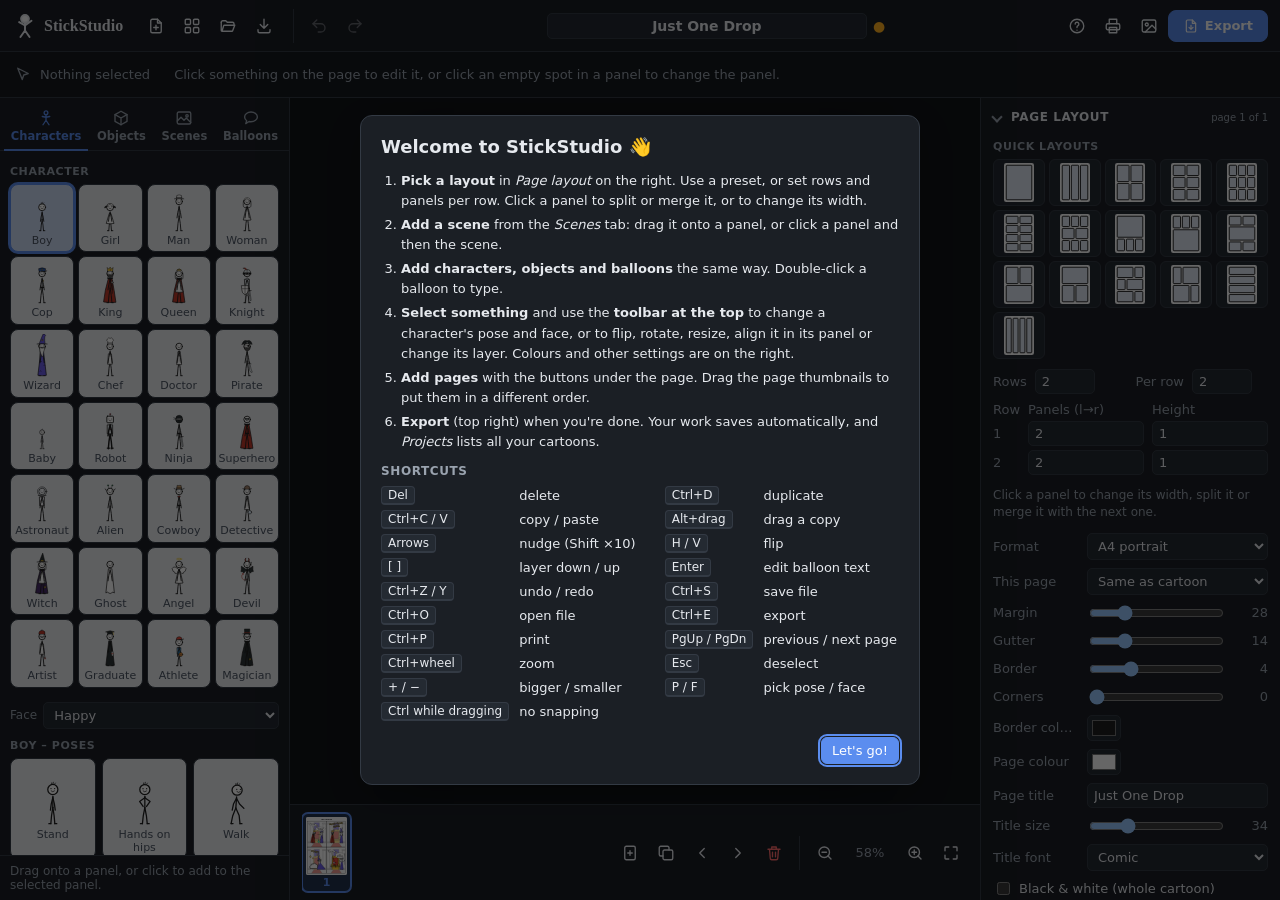
<file: index.html>
<!doctype html>
<html lang="en">
<head>
<meta charset="utf-8">
<meta name="viewport" content="width=device-width, initial-scale=1">
<title>StickStudio – Cartoon Maker</title>
<meta name="color-scheme" content="dark">
<style>
:root {
  color-scheme: dark;
  --bg: #111418;          /* stage behind the paper */
  --panel: #1b1f25;       /* side bars, top bar */
  --field: #242a32;       /* buttons, inputs */
  --hover: #2d343e;
  --ink: #e6e9ee;
  --muted: #9aa3af;
  --line: #333a44;
  --accent: #5b8def;
  --accent-soft: #22324f;
  --danger: #ff6b6b;
  --thumb: #eceef1;       /* library cards stay light so black line art reads */
  --radius: 8px;
  --top-h: 52px;          /* app bar */
  --tool-h: 46px;         /* context toolbar */
  font-family: "Segoe UI", system-ui, -apple-system, Arial, sans-serif;
  font-size: 13px;
  color: var(--ink);
}
* { box-sizing: border-box; }
html, body { margin: 0; height: 100%; background: var(--bg); overflow: hidden; }
button, select, input, textarea { font: inherit; color: inherit; }
button {
  border: 1px solid var(--line); background: var(--field); border-radius: 6px; padding: 5px 10px; cursor: pointer;
  white-space: nowrap;
}
button:hover { border-color: #4a5361; background: var(--hover); }
button.primary { background: var(--accent); color: #fff; border-color: var(--accent); }
button.primary:hover { background: #4a7de0; }
button.danger { color: var(--danger); }
button.on { background: var(--accent-soft); border-color: var(--accent); color: var(--accent); }
button:disabled { opacity: .45; cursor: default; }

/* ---------- top bar */
.topbar {
  height: var(--top-h); display: flex; align-items: center; gap: 10px; padding: 0 12px;
  background: var(--panel); border-bottom: 1px solid var(--line);
}
.brand { display: flex; align-items: center; gap: 6px; font-weight: 700; font-size: 16px; font-family: "Comic Sans MS", "Segoe Print", cursive; margin-right: 6px; }
.title-wrap { flex: 1; display: flex; justify-content: center; align-items: center; gap: 6px; min-width: 0; }
.title-input { border: 1px solid transparent; border-radius: 8px; padding: 6px 10px; width: 100%; max-width: 320px; font-weight: 600; font-size: 14px; background: transparent; text-align: center; }
.title-input:hover, .title-input:focus { border-color: var(--line); background: var(--field); outline: none; }
.tb-group { display: flex; align-items: center; gap: 2px; }
.tb-group + .tb-group { padding-left: 8px; margin-left: 2px; border-left: 1px solid var(--line); }
.title-wrap + .tb-group { border-left: 0; }
.spacer { flex: 1; }
button.with-icon { display: inline-flex; align-items: center; gap: 6px; padding: 7px 14px; border-radius: 8px; font-weight: 600; }

/* icon buttons */
.ico { display: block; flex-shrink: 0; }
.ibtn {
  width: 34px; height: 34px; padding: 0; display: inline-flex; align-items: center; justify-content: center;
  border: 1px solid transparent; background: transparent; border-radius: 8px; color: var(--ink);
  transition: background-color .12s, color .12s;
}
.ibtn:hover { background: var(--hover); border-color: transparent; }
.ibtn:active { transform: translateY(1px); }
.ibtn.on { background: var(--accent-soft); color: #9dbcff; border-color: transparent; }
.ibtn.danger { color: var(--danger); }
.ibtn.danger:hover { background: rgba(255,107,107,.12); }
.ibtn:disabled { opacity: .35; background: transparent; }
.ibtn:focus-visible, button:focus-visible, select:focus-visible, input:focus-visible, summary:focus-visible { outline: 2px solid var(--accent); outline-offset: 1px; }
.ibtn b, .ibtn i { font-size: 15px; font-family: Georgia, serif; }
.ibtn .caps { font-size: 11px; font-weight: 700; letter-spacing: .02em; }

/* context toolbar: shows the tools for whatever is selected */
.toolbar {
  height: var(--tool-h); display: flex; align-items: center; gap: 4px; padding: 0 12px;
  background: #161a1f; border-bottom: 1px solid var(--line); overflow-x: auto; overflow-y: hidden; scrollbar-width: thin;
}
.toolbar .tg { display: flex; align-items: center; gap: 2px; padding: 0 6px; border-left: 1px solid var(--line); flex-shrink: 0; }
.tb-sel { display: flex; align-items: center; gap: 8px; padding: 0 10px 0 2px; font-weight: 600; white-space: nowrap; color: var(--ink); flex-shrink: 0; min-width: 120px; }
.tb-sel .ico { color: var(--accent); }
.tb-sel.muted, .tb-sel.muted .ico { color: var(--muted); font-weight: 400; }
.tb-hint { color: var(--muted); padding-left: 10px; white-space: nowrap; overflow: hidden; text-overflow: ellipsis; flex: 1 1 0; min-width: 0; }
.tb-select { height: 30px; max-width: 128px; margin-right: 2px; border-radius: 7px; }
.tb-num { width: 56px; height: 30px; margin-right: 4px; border-radius: 7px; }

/* tooltip */
.tip {
  position: fixed; z-index: 70; pointer-events: none; background: #f2f4f7; color: #1b1f25; border-radius: 7px; padding: 6px 9px;
  font-size: 12px; line-height: 1.3; box-shadow: 0 6px 20px rgba(0,0,0,.35); max-width: 260px; display: flex; flex-direction: column; gap: 2px;
}
.tip[hidden] { display: none; }
.tip small { color: #5b6472; }
.tip kbd { background: #dde2ea; border-color: #c4cbd6; color: #1b1f25; margin-left: 4px; font-size: 11px; }

/* ---------- layout */
.main { display: grid; grid-template-columns: 290px 1fr 300px; height: calc(100% - var(--top-h) - var(--tool-h)); }
.library, .inspector { background: var(--panel); overflow: hidden; display: flex; flex-direction: column; min-height: 0; }
.library { border-right: 1px solid var(--line); }
.inspector { border-left: 1px solid var(--line); overflow-y: auto; padding-bottom: 30px; }

/* ---------- library */
/* icon above a short label, so all four tabs fit even in the narrow side panel */
/* each tab starts at its label's width and shares the rest, so a long label like "Characters" gets the room it needs */
.lib-tabs { display: flex; gap: 2px; padding: 4px 4px 0; border-bottom: 1px solid var(--line); }
.lib-tabs button {
  flex: 1 1 auto; min-width: 0; display: flex; flex-direction: column; align-items: center; gap: 3px; padding: 7px 2px 6px;
  border: 0; border-radius: 8px 8px 0 0; background: transparent; border-bottom: 2px solid transparent; margin-bottom: -1px;
  font-weight: 600; font-size: 11.5px; line-height: 1.1; color: var(--muted);
}
.lib-tabs button span { max-width: 100%; overflow: hidden; text-overflow: ellipsis; white-space: nowrap; }
.lib-tabs button:hover { background: var(--hover); color: var(--ink); border-color: transparent; border-bottom-color: transparent; }
.lib-tabs button.active, .lib-tabs button.active:hover { color: var(--accent); border-bottom-color: var(--accent); }
.lib-body { flex: 1; overflow-y: auto; padding: 10px; }
.lib-hint { padding: 8px 10px; color: var(--muted); border-top: 1px solid var(--line); font-size: 12px; }
.lib-section { margin: 4px 0 6px; font-weight: 700; color: var(--muted); text-transform: uppercase; font-size: 11px; letter-spacing: .05em; }
.lib-cat { margin-bottom: 4px; }
.lib-cat > summary.lib-section {
  list-style: none; cursor: pointer; user-select: none; display: flex; align-items: center; gap: 6px;
  padding: 5px 6px; margin: 2px -4px 6px; border-radius: 6px;
}
.lib-cat > summary.lib-section::-webkit-details-marker { display: none; }
.lib-cat > summary.lib-section::before { content: ""; width: 5px; height: 5px; border-right: 1.8px solid currentColor; border-bottom: 1.8px solid currentColor; transform: rotate(-45deg); transition: transform .15s; margin-right: 2px; flex-shrink: 0; }
.lib-cat[open] > summary.lib-section::before { transform: rotate(45deg); }
.lib-cat > summary.lib-section:hover { background: var(--hover); color: var(--ink); }
.lib-cat > summary.lib-section span { flex: 1; }
.lib-cat > summary.lib-section small { font-weight: 500; opacity: 0.7; }
.grid { display: grid; grid-template-columns: repeat(auto-fill, minmax(78px, 1fr)); gap: 6px; margin-bottom: 14px; }
.grid.small { grid-template-columns: repeat(auto-fill, minmax(52px, 1fr)); gap: 4px; }
.grid.wide { grid-template-columns: repeat(auto-fill, minmax(118px, 1fr)); }
.thumb {
  border: 1px solid var(--line); border-radius: var(--radius); background: var(--thumb); padding: 4px; cursor: grab;
  display: flex; flex-direction: column; align-items: center; gap: 2px; user-select: none;
}
.thumb:hover { border-color: var(--accent); box-shadow: 0 1px 4px rgba(47,111,237,.15); }
.thumb.sel { border-color: var(--accent); background: #cfdcf7; box-shadow: 0 0 0 2px var(--accent); }
.thumb svg { width: 100%; height: 64px; pointer-events: none; }
.grid.small .thumb svg { height: 44px; }
.grid.wide .thumb svg { height: 72px; }
.thumb span { font-size: 11px; color: #4b5563; text-align: center; line-height: 1.15; }
.chips { display: flex; flex-wrap: wrap; gap: 4px; margin-bottom: 10px; }
.chips button { padding: 3px 8px; border-radius: 999px; font-size: 12px; }
.lib-row { display: flex; gap: 6px; align-items: center; margin-bottom: 10px; }
.lib-row select { flex: 1; }

/* ---------- stage */
.stage { display: flex; flex-direction: column; min-width: 0; min-height: 0; container: stage / inline-size; }
.stage-scroll { flex: 1; overflow: auto; position: relative; }
.canvas-wrap { position: relative; padding: 28px; width: max-content; min-width: 100%; display: flex; justify-content: center; }
#page { background: #fff; box-shadow: 0 4px 30px rgba(0,0,0,.6); touch-action: none; user-select: none; display: block; }
#page .item { cursor: move; }
#page .panel-bg { cursor: default; }
#page [data-h] { cursor: pointer; }
.stage-scroll.drop-hover #page { outline: 3px dashed var(--accent); outline-offset: 4px; }
.inline-editor {
  position: absolute; resize: none; border: 2px solid var(--accent); border-radius: 6px;
  background: rgba(255,255,255,.97); color: #1d1d1d; padding: 6px; outline: none; line-height: 1.2; overflow: auto; z-index: 5; box-shadow: 0 6px 24px rgba(0,0,0,.35);
}
.pagebar { display: flex; align-items: center; gap: 6px; padding: 8px 12px; background: var(--panel); border-top: 1px solid var(--line); }
.zoom-label { min-width: 52px; height: 30px; padding: 0 6px; border: 0; background: transparent; color: var(--muted); font-variant-numeric: tabular-nums; border-radius: 7px; }
.zoom-label:hover { color: var(--ink); background: var(--hover); }
.page-tabs { display: flex; gap: 4px; flex: 1; min-width: 0; overflow-x: auto; }
.page-tabs button.active { background: var(--accent); color: #fff; border-color: var(--accent); }

/* ---------- inspector */
.sec { border-bottom: 1px solid var(--line); }
.sec > summary {
  list-style: none; cursor: pointer; user-select: none; padding: 12px; display: flex; align-items: center; gap: 8px;
  font-size: 12px; text-transform: uppercase; letter-spacing: .05em; font-weight: 700; color: var(--muted);
}
.sec > summary::-webkit-details-marker { display: none; }
.sec > summary::before { content: ""; width: 6px; height: 6px; border-right: 2px solid currentColor; border-bottom: 2px solid currentColor; transform: rotate(-45deg); transition: transform .15s; margin-right: 2px; }
.sec[open] > summary::before { transform: rotate(45deg); }
.sec > summary span { flex: 1; color: var(--ink); }
.sec > summary small { text-transform: none; letter-spacing: 0; font-weight: 400; }
.sec > summary:hover { background: var(--hover); }
.sec-body { padding: 0 12px 12px; }
.row { display: flex; align-items: center; gap: 8px; margin-bottom: 8px; }
.row > .lbl { width: 86px; flex-shrink: 0; color: var(--muted); white-space: nowrap; overflow: hidden; text-overflow: ellipsis; }
/* two small number fields side by side (Rows / Per row) */
.row.pair { display: grid; grid-template-columns: 1fr 1fr; gap: 10px; }
.row.pair label { display: flex; align-items: center; gap: 8px; min-width: 0; }
.row.pair .lbl { color: var(--muted); white-space: nowrap; }
.row.pair input { width: 100%; min-width: 0; }
.row input[type=range] { flex: 1; min-width: 0; }
.row input[type=number] { width: 60px; }
.row select, .row input[type=text] { flex: 1; min-width: 0; }
.row .val { width: 34px; text-align: right; color: var(--muted); font-variant-numeric: tabular-nums; }
.row.check { gap: 6px; }
input[type=color] { width: 34px; height: 26px; padding: 0 2px; border: 1px solid var(--line); border-radius: 5px; background: var(--field); }
input[type=number], input[type=text], select, textarea { border: 1px solid var(--line); border-radius: 5px; padding: 4px 6px; background: var(--field); }
textarea.text-edit { width: 100%; min-height: 76px; resize: vertical; margin-bottom: 8px; }
.btns { display: flex; flex-wrap: wrap; gap: 4px; margin-bottom: 8px; }
.btns button { flex: 1 0 auto; padding: 5px 6px; }
.rowcols { display: grid; grid-template-columns: auto 1fr 1fr; gap: 4px 8px; align-items: center; margin-bottom: 8px; }
.rowcols span { color: var(--muted); }
.rowcols input { width: 100%; }
.hint { color: var(--muted); font-size: 12px; line-height: 1.4; }
.fx-chips { display: flex; flex-wrap: wrap; gap: 4px; margin-bottom: 8px; }
.fx-chips button { padding: 3px 7px; font-size: 12px; border-radius: 999px; }
.layers { list-style: none; margin: 0; padding: 0; max-height: 180px; overflow-y: auto; border: 1px solid var(--line); border-radius: 6px; }
.layers li { display: flex; align-items: center; gap: 6px; padding: 4px 8px; border-bottom: 1px solid var(--line); cursor: pointer; }
.layers li:last-child { border-bottom: 0; }
.layers li:hover { background: var(--hover); }
.layers li.sel { background: var(--accent-soft); }
.layers li .nm { flex: 1; overflow: hidden; text-overflow: ellipsis; white-space: nowrap; }
.layers li button { padding: 0 5px; border: 0; background: transparent; }

/* ---------- modal / toast */
.modal { position: fixed; inset: 0; background: rgba(0,0,0,.6); display: flex; align-items: center; justify-content: center; z-index: 50; padding: 12px; }
.modal[hidden] { display: none; }
.modal-card { background: var(--panel); border: 1px solid var(--line); border-radius: 12px; padding: 20px; width: 400px; max-width: 100%; max-height: 100%; overflow-y: auto; box-shadow: 0 10px 40px rgba(0,0,0,.25); }
.modal-card h2 { margin: 0 0 14px; font-size: 18px; }
/* dialog rows: a fixed label column, the field takes the rest (the label text is the grid's first cell) */
.modal-card .row:not(.check):not([hidden]) { display: grid; grid-template-columns: 84px minmax(0, 1fr); gap: 4px 10px; }
.modal-card .row.check { justify-content: flex-start; }
.modal-card select, .modal-card .row input[type=text] { width: 100%; min-width: 0; max-width: none; }
.modal-actions { display: flex; justify-content: flex-end; gap: 8px; margin-top: 16px; }
.status { min-height: 18px; color: var(--muted); }
.toast { position: fixed; bottom: 70px; left: 50%; transform: translateX(-50%); background: #3a4350; color: #fff; padding: 8px 14px; border-radius: 8px; z-index: 60; box-shadow: 0 4px 16px rgba(0,0,0,.2); }
.toast[hidden] { display: none; }

@media (max-width: 1100px) {
  .main { grid-template-columns: 240px 1fr 260px; }
  .brand span { display: none; }
}
/* narrow windows: stack canvas, library and inspector vertically */
@media (max-width: 860px) {
  html, body { overflow: auto; height: auto; }
  .tb-hint { display: none; }
  .main { display: flex; flex-direction: column; height: auto; }
  .stage { order: 1; height: calc(100vh - var(--top-h) - var(--tool-h)); height: calc(100svh - var(--top-h) - var(--tool-h)); min-height: 260px; }

  .inspector { order: 3; overflow: visible; border-left: 0; border-top: 1px solid var(--line); }
  .canvas-wrap { padding: 12px; }
}

/* ---------- additions: unsaved marker, page thumbnails, layout gallery, projects, help */
.dirty-mark { color: #ffb020; font-size: 14px; cursor: help; }
.dirty-mark[hidden] { display: none; }
.pagebar { padding: 6px 12px; }
.page-tabs { align-items: flex-end; padding: 2px 0; }
.page-thumb { position: relative; padding: 3px; display: flex; flex-direction: column; align-items: center; gap: 2px; background: var(--field); flex-shrink: 0; }
.page-thumb svg { height: 58px; width: auto; display: block; background: #fff; border-radius: 2px; pointer-events: none; }
.page-thumb span { font-size: 11px; color: var(--muted); line-height: 1; }
.page-tabs .page-thumb.active { background: var(--accent-soft); border-color: var(--accent); color: inherit; box-shadow: 0 0 0 1px var(--accent); }
.page-tabs .page-thumb.active span { color: var(--accent); font-weight: 700; }
.page-thumb.drop-target { outline: 2px dashed #ffb020; outline-offset: 2px; }
.layout-gallery { display: grid; grid-template-columns: repeat(auto-fill, minmax(44px, 1fr)); gap: 4px; margin-bottom: 10px; }
.layout-gallery button { padding: 3px; display: flex; justify-content: center; }
.layout-gallery svg { width: 30px; height: 39px; display: block; }
.thumb.mine { position: relative; }
.del-mine { position: absolute; top: 2px; right: 2px; padding: 0 5px; line-height: 16px; font-size: 13px; border-radius: 50%; background: #fff; color: #b33; border-color: #ccc; display: none; }
.thumb.mine:hover .del-mine { display: block; }
.toast { display: flex; align-items: center; gap: 12px; }
.toast button { background: transparent; border-color: #8fb0ff; color: #cfe0ff; padding: 2px 10px; }
.modal-card.wide { width: 560px; }
.modal-card h2 small { font-weight: 400; font-size: 12px; }
.modal-card .row[hidden], .modal-card p[hidden] { display: none; }
.project-list { list-style: none; margin: 0 0 10px; padding: 0; max-height: 50vh; overflow-y: auto; border: 1px solid var(--line); border-radius: 8px; }
.project-list li { display: flex; align-items: center; gap: 6px; padding: 8px 10px; border-bottom: 1px solid var(--line); }
.project-list li:last-child { border-bottom: 0; }
.project-list li > div { flex: 1; min-width: 0; display: flex; flex-direction: column; }
.project-list li b { overflow: hidden; text-overflow: ellipsis; white-space: nowrap; }
.project-list li small { color: var(--muted); }
.project-list li.current { background: var(--accent-soft); }
.help-steps { padding-left: 20px; line-height: 1.55; margin: 0 0 12px; }
.help-steps li { margin-bottom: 4px; }
.help-h { font-size: 12px; text-transform: uppercase; letter-spacing: .05em; color: var(--muted); margin: 8px 0; }
.shortcut-grid { display: grid; grid-template-columns: auto 1fr auto 1fr; gap: 5px 10px; align-items: center; }
kbd { background: var(--field); border: 1px solid var(--line); border-bottom-width: 2px; border-radius: 4px; padding: 1px 6px; font-family: inherit; font-size: 12px; white-space: nowrap; justify-self: start; }
@media print { body > *:not(#printFrame) { display: none !important; } }

/* ---------- pose / face picker */
.pick {
  height: 32px; display: inline-flex; align-items: center; gap: 6px; padding: 0 8px 0 3px; border-radius: 8px;
  border: 1px solid var(--line); background: var(--field); max-width: 170px;
}
.pick.open { border-color: var(--accent); background: var(--accent-soft); }
.pick-art { width: 26px; height: 26px; background: var(--thumb); border-radius: 6px; display: flex; overflow: hidden; flex-shrink: 0; }
.pick-art svg { width: 100%; height: 100%; display: block; }
.pick-lbl { overflow: hidden; text-overflow: ellipsis; white-space: nowrap; }
.pick .ico { color: var(--muted); }
.toolbar .pick + .pick { margin-left: 4px; }
.row .pick { flex: 1; max-width: none; min-width: 0; }
.row .pick .pick-lbl { flex: 1; text-align: left; }
.picker {
  position: fixed; z-index: 65; width: 400px; max-width: calc(100vw - 16px); max-height: min(70vh, 560px); display: flex; flex-direction: column;
  background: var(--panel); border: 1px solid var(--line); border-radius: 12px; box-shadow: 0 14px 40px rgba(0,0,0,.5); overflow: hidden;
}
.picker[hidden] { display: none; }
.picker.faces { width: 320px; }
.picker-head { display: flex; align-items: baseline; gap: 8px; padding: 10px 12px 8px; border-bottom: 1px solid var(--line); }
.picker-grid { display: grid; grid-template-columns: repeat(5, 1fr); gap: 6px; padding: 10px; overflow-y: auto; }
.picker.faces .picker-grid { grid-template-columns: repeat(4, 1fr); }
.picker .thumb { cursor: pointer; padding: 4px 2px; }
.picker .thumb:hover { background: var(--thumb); }
.picker .thumb.sel, .picker .thumb.sel:hover { background: #cfdcf7; }
.picker .thumb svg { height: 58px; }
.picker.faces .thumb svg { height: 44px; }
.picker .thumb span { font-size: 10.5px; }
.picker .thumb:focus-visible { outline: 2px solid var(--accent); outline-offset: 1px; }

/* ---------- toolbar on smaller screens: compact mode and the ⋯ menu (see fitToolbar) */
.toolbar.compact { padding: 0 8px; }
.toolbar.compact .tg { padding: 0 3px; }
.toolbar.compact .tb-sel { min-width: 0; padding-right: 6px; }
.toolbar.compact .tb-sel span, .toolbar.compact > .tg .pick-lbl { display: none; }
.toolbar.compact > .tg .pick { padding-right: 4px; gap: 2px; }
.toolbar.compact > .tg .tb-select { max-width: 92px; }
.toolbar.compact > .tg .tb-num { width: 48px; }
.tb-more { flex-shrink: 0; padding-left: 4px; border-left: 1px solid var(--line); }
.tb-more[hidden] { display: none; }
.tb-menu {
  position: fixed; z-index: 64; display: flex; flex-direction: column; gap: 2px; padding: 6px; min-width: 220px; max-width: calc(100vw - 16px);
  background: var(--panel); border: 1px solid var(--line); border-radius: 12px; box-shadow: 0 14px 40px rgba(0,0,0,.5);
}
.tb-menu[hidden] { display: none; }
.tb-menu-row { display: flex; flex-direction: column; gap: 2px; padding: 4px 4px 6px; }
.tb-menu-row + .tb-menu-row { border-top: 1px solid var(--line); padding-top: 8px; }
.tb-menu-lbl { font-size: 11px; text-transform: uppercase; letter-spacing: .05em; color: var(--muted); font-weight: 700; padding: 0 2px; }
.tb-menu .tg { border-left: 0; padding: 0; flex-wrap: wrap; }

/* ---------- page bar in a narrow canvas column: thumbnails on their own row, buttons below */
@container stage (max-width: 520px) {
  .pagebar { flex-wrap: wrap; row-gap: 4px; padding: 6px 8px; }
  .page-tabs { flex-basis: 100%; }
  .pagebar .tb-group { flex-shrink: 0; }
  .pagebar .tb-group + .tb-group { margin-left: auto; }
  .pagebar .ibtn { width: 32px; height: 32px; }
  .pagebar .zoom-label { min-width: 44px; }
  .pagebar .zoom-fit { display: none; } /* clicking the zoom percentage fits the page too */
  .canvas-wrap { padding: 12px; }        /* a narrow canvas column can't spare 28 px on each side */
}

/* ---------- app bar on narrow screens: always one row */
.app-extra { display: flex; align-items: center; gap: 2px; }
.app-more { display: none; }
.title-input { min-width: 0; text-overflow: ellipsis; }
.app-menu {
  position: fixed; z-index: 66; display: flex; flex-direction: column; min-width: 220px; padding: 6px;
  background: var(--panel); border: 1px solid var(--line); border-radius: 12px; box-shadow: 0 14px 40px rgba(0,0,0,.5);
}
.app-menu[hidden] { display: none; }
.app-menu button { display: flex; align-items: center; gap: 10px; width: 100%; padding: 8px 10px; border: 0; background: transparent; border-radius: 8px; text-align: left; }
.app-menu button:hover, .app-menu button:focus-visible { background: var(--hover); }
.app-menu button .ico { color: var(--muted); }
.app-menu kbd { margin-left: auto; color: var(--muted); }
.app-menu hr { border: 0; border-top: 1px solid var(--line); margin: 4px 2px; width: auto; }
@media (max-width: 760px) {
  .app-file, .app-extra { display: none; }
  .app-more { display: block; }
  .app-file + .tb-group { border-left: 0; padding-left: 0; margin-left: 0; }
}
@media (max-width: 480px) {
  .topbar { gap: 4px; padding: 0 8px; }
  .brand { margin-right: 0; }
  .tb-group + .tb-group { padding-left: 4px; }
  button.with-icon { padding: 7px 9px; }
  .with-icon .btn-txt { display: none; }  /* Export keeps its icon and tooltip */
  .title-input { padding: 6px 6px; font-size: 13px; }
}
@media (max-width: 360px) { .brand { display: none; } } /* the logo is decoration; the title needs the room */

/* ---------- short screens (landscape phones, small laptops): smaller page thumbnails leave more room for the canvas */
@media (max-height: 560px) {
  .page-thumb svg { height: 38px; }
  .pagebar { padding-top: 4px; padding-bottom: 4px; }
}

/* ---------- dialogs on phones: each label above its field, so the fields get the full width */
@media (max-width: 480px) {
  .modal { padding: 8px; }
  .modal-card { padding: 16px; }
  .modal-card .row:not(.check):not([hidden]) { grid-template-columns: minmax(0, 1fr); gap: 4px; color: var(--muted); }
  .modal-card .row select, .modal-card .row input { color: var(--ink); }
  .modal-actions button { flex: 1; }
}

/* ---------- Projects list on phones: name and details on their own line, buttons on a row below */
@media (max-width: 480px) {
  .project-list li { flex-wrap: wrap; row-gap: 8px; }
  .project-list li > div { flex-basis: 100%; }
  .project-list li b { white-space: normal; overflow-wrap: anywhere; }
  .project-list li button { flex: 1; }
}

/* ---------- Help on narrow screens: one shortcut per line instead of two side by side */
@media (max-width: 560px) {
  .shortcut-grid { grid-template-columns: auto minmax(0, 1fr); gap: 6px 12px; }
  .help-steps { padding-left: 18px; }
}

/* ---------- text that depends on the screen: layout (wide / stacked, ⋯ menu) and input (mouse / touch) */
.narrow-only, .touch-only, .menu-only { display: none; }
@media (max-width: 860px) { .wide-only { display: none; } .narrow-only { display: inline; } }
@media (max-width: 760px) { .menu-only { display: inline; } }
@media (hover: none) and (pointer: coarse) { .mouse-only { display: none; } .touch-only { display: inline; } }
@media (hover: none) and (pointer: coarse) { #helpModal .help-h, #helpModal .shortcut-grid { display: none; } } /* no keyboard on a phone */

/* ---------- phones / narrow windows: the library is a bottom sheet, opened with the + button */
.sheet-head, .lib-fab, .lib-backdrop { display: none; }
@media (max-width: 860px) {
  .stage { position: relative; }
  .lib-fab {
    display: flex; align-items: center; justify-content: center; position: absolute; right: 14px; bottom: 110px; z-index: 6;
    width: 56px; height: 56px; padding: 0; border-radius: 50%; border: 0; background: var(--accent); color: #fff;
    box-shadow: 0 6px 20px rgba(0,0,0,.45);
  }
  .lib-fab:hover { background: #4a7de0; }
  .lib-fab .ico { width: 26px; height: 26px; stroke-width: 2.2; }
  .library {
    position: fixed; left: 0; right: 0; bottom: 0; z-index: 45; height: min(72vh, 620px); height: min(72svh, 620px);
    border: 0; border-top: 1px solid var(--line); border-radius: 16px 16px 0 0; box-shadow: 0 -10px 40px rgba(0,0,0,.5);
    transform: translateY(105%); visibility: hidden; transition: transform .22s ease, visibility 0s linear .22s;
  }
  body.lib-open .library { transform: none; visibility: visible; transition: transform .22s ease; }
  .lib-backdrop { display: block; position: fixed; inset: 0; z-index: 44; background: rgba(0,0,0,.45); }
  .lib-backdrop[hidden] { display: none; }
  .sheet-head { display: flex; align-items: center; gap: 8px; padding: 14px 8px 2px 16px; position: relative; }
  .sheet-head b { flex: 1; font-size: 15px; }
  .sheet-grip { position: absolute; top: 6px; left: 50%; width: 40px; height: 4px; margin-left: -20px; border-radius: 2px; background: var(--line); }
}
@media (max-width: 860px) and (prefers-reduced-motion: reduce) { .library, body.lib-open .library { transition: none; } }

</style>
</head>
<body>
<header class="topbar">
  <div class="brand"><svg viewBox="0 0 40 40" width="26" height="26"><g fill="none" stroke="currentColor" stroke-width="3" stroke-linecap="round"><circle cx="20" cy="9" r="6" fill="#fff"/><path d="M20,15 V27 M20,27 L13,37 M20,27 L27,37 M20,19 L11,14 M20,19 L30,12"/></g></svg><span>StickStudio</span></div>
  <div class="tb-group app-file">
    <button class="ibtn" data-act="new" data-icon="new" data-tip="New cartoon" data-sub="The current one stays in Projects"></button>
    <button class="ibtn" data-act="projects" data-icon="projects" data-tip="Projects" data-sub="Your cartoons stored in this browser"></button>
    <button class="ibtn" data-act="open" data-icon="open" data-tip="Open project file" data-key="Ctrl+O"></button>
    <button class="ibtn" data-act="save" data-icon="save" data-tip="Save project file" data-key="Ctrl+S"></button>
    <input type="file" id="fileOpen" accept=".json,application/json" hidden>
  </div>
  <div class="tb-group">
    <button class="ibtn" data-act="undo" id="btnUndo" data-icon="undo" data-tip="Undo" data-key="Ctrl+Z"></button>
    <button class="ibtn" data-act="redo" id="btnRedo" data-icon="redo" data-tip="Redo" data-key="Ctrl+Y"></button>
  </div>
  <div class="title-wrap">
    <input id="docTitle" class="title-input" type="text" spellcheck="false" aria-label="Cartoon title" title="Cartoon title (also used as the file name)">
    <span id="dirtyMark" class="dirty-mark" title="Changes not yet saved to a file (your work is still kept in the browser)" hidden>●</span>
  </div>
  <div class="tb-group tb-right">
    <div class="app-extra">
      <button class="ibtn" data-act="help" data-icon="help" data-tip="Help &amp; shortcuts" data-key="F1"></button>
      <button class="ibtn" data-act="print" data-icon="print" data-tip="Print" data-key="Ctrl+P"></button>
      <button class="ibtn" data-act="png" data-icon="image" data-tip="Export images" data-sub="PNG, ZIP or one long strip"></button>
    </div>
    <!-- narrow screens: the file buttons, Help, Print and Images move into this menu -->
    <div class="app-more">
      <button class="ibtn" data-appmore data-icon="more" data-tip="More" aria-haspopup="true" aria-expanded="false" aria-controls="appMenu"></button>
      <div id="appMenu" class="app-menu" role="menu" aria-label="More" hidden>
        <button role="menuitem" data-act="new" data-mi="new">New cartoon</button>
        <button role="menuitem" data-act="projects" data-mi="projects">Projects</button>
        <button role="menuitem" data-act="open" data-mi="open">Open file…<kbd>Ctrl+O</kbd></button>
        <button role="menuitem" data-act="save" data-mi="save">Save file<kbd>Ctrl+S</kbd></button>
        <hr>
        <button role="menuitem" data-act="print" data-mi="print">Print<kbd>Ctrl+P</kbd></button>
        <button role="menuitem" data-act="png" data-mi="image">Export images</button>
        <hr>
        <button role="menuitem" data-act="help" data-mi="help">Help &amp; shortcuts<kbd>F1</kbd></button>
      </div>
    </div>
    <button data-act="pdf" class="primary with-icon" data-icon-left="export" data-tip="Export the finished cartoon as PDF" data-key="Ctrl+E" aria-label="Export"><span class="btn-txt">Export</span></button>
  </div>
</header>
<div id="toolbar" class="toolbar" role="toolbar" aria-label="Edit the selection"></div>

<main class="main">
  <aside class="library" id="library" aria-label="Library">
    <!-- phones: the library is a sheet that slides up from the bottom (opened with the + button on the canvas) -->
    <div class="sheet-head"><span class="sheet-grip" aria-hidden="true"></span><b>Add to the page</b><button class="ibtn" data-act="closeLib" data-icon="close" data-tip="Close" aria-label="Close the library"></button></div>
    <nav class="lib-tabs" role="tablist" aria-label="Library">
      <button data-tab="characters" data-tab-icon="figure" class="active" role="tab" aria-selected="true" title="Characters"><span>Characters</span></button>
      <button data-tab="objects" data-tab-icon="object" role="tab" aria-selected="false" title="Objects"><span>Objects</span></button>
      <button data-tab="scenes" data-tab-icon="scene" role="tab" aria-selected="false" title="Scenes"><span>Scenes</span></button>
      <button data-tab="balloons" data-tab-icon="balloon" role="tab" aria-selected="false" title="Balloons"><span>Balloons</span></button>
    </nav>
    <div id="libBody" class="lib-body"></div>
    <div class="lib-hint"><span class="mouse-only">Drag onto a panel, or click to add to the selected panel.</span><span class="touch-only">Tap a panel on the page, then tap something here to add it.</span></div>
  </aside>

  <div id="libBackdrop" class="lib-backdrop" hidden></div>

  <section class="stage">
    <button id="libFab" class="lib-fab" data-act="openLib" data-icon="plus" data-tip="Add characters, objects, scenes or balloons" aria-label="Add characters, objects, scenes or balloons" aria-controls="library" aria-expanded="false"></button>
    <div id="stageScroll" class="stage-scroll">
      <div id="canvasWrap" class="canvas-wrap">
        <svg id="page" xmlns="http://www.w3.org/2000/svg"></svg>
        <textarea id="inlineEditor" class="inline-editor" spellcheck="true" hidden></textarea>
      </div>
    </div>
    <div class="pagebar">
      <div id="pageTabs" class="page-tabs"></div>
      <div class="tb-group">
        <button class="ibtn" data-act="addPage" data-icon="pageAdd" data-tip="Add page" data-sub="New page with the same layout"></button>
        <button class="ibtn" data-act="dupPage" data-icon="duplicate" data-tip="Duplicate page"></button>
        <button class="ibtn" data-act="pageLeft" data-icon="chevL" data-tip="Move page left"></button>
        <button class="ibtn" data-act="pageRight" data-icon="chevR" data-tip="Move page right"></button>
        <button class="ibtn danger" data-act="delPage" data-icon="trash" data-tip="Delete page"></button>
      </div>
      <div class="tb-group zoom-group">
        <button class="ibtn" data-act="zoomOut" data-icon="zoomOut" data-tip="Zoom out" data-key="Ctrl+wheel"></button>
        <button id="zoomLabel" class="zoom-label" data-act="zoomFit" data-tip="Fit page to window">100%</button>
        <button class="ibtn" data-act="zoomIn" data-icon="zoomIn" data-tip="Zoom in" data-key="Ctrl+wheel"></button>
        <button class="ibtn zoom-fit" data-act="zoomFit" data-icon="fit" data-tip="Fit page to window"></button>
      </div>
    </div>
  </section>

  <aside id="inspector" class="inspector"></aside>
</main>

<div id="modal" class="modal" hidden>
  <div class="modal-card">
    <h2>Export</h2>
    <label class="row">Export as
      <select id="exType">
        <option value="pdf">PDF – images (best compatibility)</option>
        <option value="vector">PDF – vector, selectable text</option>
        <option value="png">PNG – one image per page</option>
        <option value="zip">PNG – all pages in a .zip</option>
        <option value="strip">PNG – all pages in one long image</option>
      </select>
    </label>
    <label class="row">Pages
      <select id="pdfPages"><option value="all">All pages</option><option value="current">Current page only</option><option value="range">Page range…</option></select>
    </label>
    <label class="row" id="rangeRow" hidden>Range <input type="text" id="pdfRange" placeholder="e.g. 1-3, 5"></label>
    <label class="row" id="dpiRow">Quality
      <select id="pdfDpi"><option value="150">Draft (150 dpi)</option><option value="220" selected>Good (220 dpi)</option><option value="300">Print (300 dpi)</option></select>
    </label>
    <label class="row">File name <input type="text" id="exName"></label>
    <label class="row check"><input type="checkbox" id="pdfMono"> Black &amp; white</label>
    <label class="row check" id="marksRow"><input type="checkbox" id="pdfMarks"> Crop marks (for a print shop)</label>
    <p id="vectorHint" class="hint" hidden>Your browser's print window opens. Choose <b>“Save as PDF”</b> as the printer. Text stays sharp and selectable.</p>
    <div id="pdfStatus" class="status"></div>
    <div class="modal-actions">
      <button data-act="closeModal">Cancel</button>
      <button data-act="doPdf" class="primary" id="exGo">Export</button>
    </div>
  </div>
</div>

<div id="projectsModal" class="modal" hidden>
  <div class="modal-card wide">
    <h2>Your cartoons <small class="hint">(kept in this browser)</small></h2>
    <ul id="projectList" class="project-list"></ul>
    <p class="hint">Tip: use <b>Save</b> to keep a file copy as well. Clearing your browser data removes this list.</p>
    <div class="modal-actions">
      <button data-act="new">+ New cartoon</button>
      <button data-act="closeModal" class="primary">Close</button>
    </div>
  </div>
</div>

<div id="helpModal" class="modal" hidden>
  <div class="modal-card wide">
    <h2>Welcome to StickStudio 👋</h2>
    <ol class="help-steps">
      <li><b>Pick a layout</b> in <i>Page layout</i> <span class="wide-only">on the right</span><span class="narrow-only">below the page</span>. Use a preset, or set rows and panels per row. <span class="mouse-only">Click</span><span class="touch-only">Tap</span> a panel to split or merge it, or to change its width.</li>
      <li><b>Add a scene</b> from the <i>Scenes</i> tab<span class="narrow-only"> (the <b>+</b> button opens the library)</span>: <span class="mouse-only">drag it onto a panel, or click a panel and then the scene.</span><span class="touch-only">tap a panel, then tap the scene.</span></li>
      <li><b>Add characters, objects and balloons</b> the same way. <span class="mouse-only">Double-click</span><span class="touch-only">Double-tap</span> a balloon to type.</li>
      <li><b>Select something</b> and use the <b>toolbar at the top</b> to change a character's pose and face, or to flip, rotate, resize, align it in its panel or change its layer. Colours and other settings are <span class="wide-only">on the right</span><span class="narrow-only">below the page</span>.</li>
      <li><b>Add pages</b> with the buttons under the page. <span class="mouse-only">Drag the page thumbnails to put them in a different order.</span><span class="touch-only">Use the ◀ ▶ buttons to move a page.</span></li>
      <li><b>Export</b> (top right) when you're done. Your work saves automatically, and <i>Projects</i><span class="menu-only"> in the ⋯ menu</span> lists all your cartoons.</li>
    </ol>
    <h3 class="help-h">Shortcuts</h3>
    <div class="shortcut-grid">
      <kbd>Del</kbd><span>delete</span><kbd>Ctrl+D</kbd><span>duplicate</span>
      <kbd>Ctrl+C / V</kbd><span>copy / paste</span><kbd>Alt+drag</kbd><span>drag a copy</span>
      <kbd>Arrows</kbd><span>nudge (Shift ×10)</span><kbd>H / V</kbd><span>flip</span>
      <kbd>[ ]</kbd><span>layer down / up</span><kbd>Enter</kbd><span>edit balloon text</span>
      <kbd>Ctrl+Z / Y</kbd><span>undo / redo</span><kbd>Ctrl+S</kbd><span>save file</span>
      <kbd>Ctrl+O</kbd><span>open file</span><kbd>Ctrl+E</kbd><span>export</span>
      <kbd>Ctrl+P</kbd><span>print</span><kbd>PgUp / PgDn</kbd><span>previous / next page</span>
      <kbd>Ctrl+wheel</kbd><span>zoom</span><kbd>Esc</kbd><span>deselect</span><kbd>+ / −</kbd><span>bigger / smaller</span><kbd>P / F</kbd><span>pick pose / face</span><kbd>Ctrl while dragging</kbd><span>no snapping</span>
    </div>
    <div class="modal-actions"><button data-act="closeModal" class="primary">Let's go!</button></div>
  </div>
</div>

<div id="toast" class="toast" hidden></div>
<div id="tip" class="tip" role="tooltip" hidden></div>
<div id="picker" class="picker" role="dialog" hidden></div>

<script>
/* StickStudio – parametric stick figure engine.
 * Every figure = character (costume + proportions) × pose (joint angles) × expression × effects.
 * Angles are absolute, in degrees: 0 = straight down, 90 = forward (+x), -90 = backward, 180 = up.
 * Figures are drawn facing right; flipping is done by the item transform.
 */
(function () {
  const NW = 120, NH = 220;           // native box
  const GROUND = 212;                 // ground line inside native box
  const PAPER = '#ffffff';

  const PROPORTIONS = {
    adult: { torso: 52, neck: 7, upper: 29, lower: 28, thigh: 38, shin: 38, head: 17 },
    kid:   { torso: 40, neck: 6, upper: 23, lower: 22, thigh: 29, shin: 29, head: 18 }
  };

  // ---------------------------------------------------------------- poses
  // la/ra = left/right arm [upper, forearm], ll/rl = legs [thigh, shin]
  const POSES = {
    stand:    { name: 'Stand',        view: 'front', la: [-14, -8],  ra: [14, 8],    ll: [-9, -5],  rl: [9, 5] },
    hips:     { name: 'Hands on hips',view: 'front', la: [-55, 35],  ra: [55, -35],  ll: [-11, -6], rl: [11, 6] },
    walk:     { name: 'Walk',         view: 'side', lean: 4, la: [-28, -12], ra: [28, 45], ll: [-22, -12], rl: [24, 6] },
    run:      { name: 'Run',          view: 'side', lean: 18, la: [-55, -110], ra: [55, 140], ll: [-35, -85], rl: [75, 10], fxAuto: ['speed'] },
    panic:    { name: 'Panic run',    view: 'side', lean: 14, la: [150, 175], ra: [-150, -175], ll: [-35, -85], rl: [70, 5] },
    jump:     { name: 'Jump for joy', view: 'front', la: [-140, -165], ra: [140, 165], ll: [-55, 15], rl: [55, -15], lift: 26 },
    cheer:    { name: 'Cheer',        view: 'front', la: [-150, -170], ra: [150, 170], ll: [-12, -6], rl: [12, 6] },
    wave:     { name: 'Wave / Hello', view: 'front', la: [-14, -8], ra: [125, 170], ll: [-9, -5], rl: [9, 5] },
    point:    { name: 'Point',        view: 'side', la: [-18, -6], ra: [88, 90], ll: [-12, -6], rl: [12, 4] },
    think:    { name: 'Think',        view: 'front', la: [-40, 50], ra: [25, 168], ll: [-9, -5], rl: [9, 5] },
    scratch:  { name: 'Confused',     view: 'front', la: [-16, -10], ra: [150, -120], ll: [-9, -5], rl: [9, 5] },
    shock:    { name: 'Shocked',      view: 'front', la: [-45, 160], ra: [45, -160], ll: [-10, -4], rl: [10, 4] },
    shrug:    { name: 'Shrug',        view: 'front', la: [-70, -150], ra: [70, 150], ll: [-9, -5], rl: [9, 5] },
    angry:    { name: 'Angry',        view: 'front', la: [-60, 5],   ra: [60, -5],   ll: [-24, -10], rl: [24, 10] },
    fight:    { name: 'Fight stance', view: 'side', lean: 6, la: [30, 150], ra: [70, 160], ll: [-24, -14], rl: [26, 6] },
    punch:    { name: 'Punch',        view: 'side', lean: 12, la: [-30, 150], ra: [90, 90], ll: [-30, -20], rl: [30, 5] },
    kick:     { name: 'Kick',         view: 'side', lean: -12, la: [-80, -120], ra: [60, 140], ll: [-4, -4], rl: [85, 95] },
    carry:    { name: 'Hold out',     view: 'side', la: [45, 95], ra: [55, 95], ll: [-10, -5], rl: [10, 5] },
    sit:      { name: 'Sit (chair)',  view: 'side', la: [25, 85], ra: [35, 90], ll: [88, 2], rl: [92, -2] },
    sitfloor: { name: 'Sit (floor)',  view: 'side', lean: -8, dx: -18, la: [40, 95], ra: [50, 100], ll: [120, 60], rl: [112, 52], ground: 'hip' },
    kneel:    { name: 'Kneel',        view: 'side', la: [-15, -5], ra: [20, 8], ll: [2, -92], rl: [90, 0] },
    pray:     { name: 'Kneel & bow',  view: 'side', lean: 25, head: 20, la: [70, 150], ra: [75, 150], ll: [2, -92], rl: [90, 0] },
    lean:     { name: 'Lean on wall', view: 'side', lean: -6, la: [-20, -10], ra: [150, 172], ll: [16, -8], rl: [-6, 6] },
    dance:    { name: 'Dance',        view: 'front', la: [-60, 30], ra: [140, 170], ll: [-6, -4], rl: [55, 10] },
    tiptoe:   { name: 'Sneak',        view: 'side', lean: 18, la: [60, 130], ra: [40, 110], ll: [-25, -60], rl: [40, -10] },
    fall:     { name: 'Fall over',    view: 'side', lean: -35, dx: 16, la: [-160, -130], ra: [150, 120], ll: [40, 70], rl: [70, 100], lift: 10 },
    sad:      { name: 'Sad / slump',  view: 'side', lean: 10, head: 28, la: [8, 14], ra: [14, 20], ll: [-6, -3], rl: [6, 3] },
    bow:      { name: 'Bow',          view: 'side', lean: 55, head: 25, dx: -22, la: [5, 15], ra: [25, 35], ll: [-4, -2], rl: [4, 2] },
    hug:      { name: 'Arms open',    view: 'front', la: [-100, -125], ra: [100, 125], ll: [-9, -5], rl: [9, 5] },
    fly:      { name: 'Fly / super',  view: 'side', lean: 78, dx: -34, la: [70, 60], ra: [100, 100], ll: [-80, -88], rl: [-72, -95], lift: 40 },
    victory:  { name: 'Victory',      view: 'front', la: [-25, -15], ra: [155, 175], ll: [-20, -10], rl: [20, 10] },
    flex:     { name: 'Flex',         view: 'front', la: [-85, 165], ra: [85, -165], ll: [-16, -8], rl: [16, 8] },
    crossed:  { name: 'Arms crossed', view: 'front', la: [-35, 95], ra: [35, -95], ll: [-8, -4], rl: [8, 4] },
    facepalm: { name: 'Facepalm',     view: 'front', lean: 6, head: 16, la: [-14, -8], ra: [110, -135], ll: [-9, -5], rl: [9, 5] },
    dab:      { name: 'Dab',          view: 'side', lean: 8, head: 24, la: [105, 115], ra: [65, -135], ll: [-18, -10], rl: [22, 6] },
    salute:   { name: 'Salute',       view: 'front', la: [-12, -6], ra: [80, -145], ll: [-7, -4], rl: [7, 4] },
    clap:     { name: 'Clap',         view: 'side', la: [45, 115], ra: [60, 130], ll: [-9, -5], rl: [9, 5] },
    meditate: { name: 'Meditate',     view: 'front', la: [-45, -15], ra: [45, 15], ll: [-75, 70], rl: [75, -70], ground: 'hip', lift: 14 },
    crouch:   { name: 'Crouch',       view: 'side', lean: 32, head: 15, la: [-30, 20], ra: [40, 110], ll: [75, -55], rl: [95, -25] },
    reach:    { name: 'Reach up',     view: 'side', lean: 10, la: [130, 165], ra: [155, 178], ll: [-20, -45], rl: [45, 10] },
    splitjump:{ name: 'Star jump',    view: 'front', la: [-130, -155], ra: [130, 155], ll: [-85, -80], rl: [85, 80], lift: 32 },
    sleep:    { name: 'Sleep / Lie',  view: 'side', lean: 84, dx: -10, la: [95, 110], ra: [85, 100], ll: [-88, -90], rl: [-82, -85], ground: 'hip', fxAuto: ['zzz'] },
  };

  // ---------------------------------------------------------------- characters
  const CHARACTERS = {
    boy:       { name: 'Boy',       prop: 'kid',   hair: 'tuft' },
    girl:      { name: 'Girl',      prop: 'kid',   hair: 'pigtails', dress: true },
    man:       { name: 'Man',       prop: 'adult', hat: 'fedora' },
    woman:     { name: 'Woman',     prop: 'adult', hair: 'long', dress: true },
    cop:       { name: 'Cop',       prop: 'adult', hat: 'police', badge: true, belt: true },
    king:      { name: 'King',      prop: 'adult', hat: 'crown', robe: 'cape', beard: 'short', handR: 'scepter' },
    queen:     { name: 'Queen',     prop: 'adult', hair: 'long', hat: 'tiara', dress: true, robe: 'cape' },
    knight:    { name: 'Knight',    prop: 'adult', hat: 'helmet', armor: true, handR: 'sword', handL: 'shield' },
    wizard:    { name: 'Wizard',    prop: 'adult', hat: 'wizard', beard: 'long', robe: 'long', handL: 'staff' },
    chef:      { name: 'Chef',      prop: 'adult', hat: 'chef', apron: true },
    doctor:    { name: 'Doctor',    prop: 'adult', coat: true, mirror: true },
    pirate:    { name: 'Pirate',    prop: 'adult', hat: 'pirate', patch: true, beard: 'short', handR: 'cutlass' },
    baby:      { name: 'Baby',      prop: 'kid',   hair: 'curl', scale: 0.7 },
    robot:     { name: 'Robot',     prop: 'adult', robot: true },
    ninja:     { name: 'Ninja',     prop: 'adult', hat: 'ninja', belt: true, handR: 'sword' },
    hero:      { name: 'Superhero', prop: 'adult', robe: 'cape', mask: 'domino', emblem: true, belt: true },
    astro:     { name: 'Astronaut', prop: 'adult', hat: 'astro', suit: 'astro' },
    alien:     { name: 'Alien',     prop: 'adult', hat: 'antenna', ears: 'alien' },
    cowboy:    { name: 'Cowboy',    prop: 'adult', hat: 'cowboy', bandana: true, belt: true },
    detective: { name: 'Detective', prop: 'adult', hat: 'deerstalker', coat: true, handR: 'magnifier' },
    witch:     { name: 'Witch',     prop: 'adult', hat: 'witch', hair: 'long', dress: true, robe: 'cape', handR: 'wand' },
    ghost:     { name: 'Ghost',     prop: 'adult', ghost: true },
    angel:     { name: 'Angel',     prop: 'adult', hat: 'halo', wings: 'angel', dress: true },
    devil:     { name: 'Devil',     prop: 'adult', hat: 'horns', wings: 'bat', tail: 'devil', beard: 'goatee', handR: 'trident' },
    artist:    { name: 'Artist',    prop: 'adult', hat: 'beret', apron: true, mustache: true, handR: 'paintbrush' },
    grad:      { name: 'Graduate',  prop: 'adult', hat: 'grad', robe: 'long', handR: 'scroll' },
    athlete:   { name: 'Athlete',   prop: 'kid',   hat: 'cap', jersey: true, handR: 'ball' },
    magician:  { name: 'Magician',  prop: 'adult', hat: 'tophat', robe: 'cape', mustache: true, handR: 'wand' },
  };

  const EXPRESSIONS = {
    happy: 'Happy', neutral: 'Neutral', grin: 'Big grin', laugh: 'Laugh', sad: 'Sad', cry: 'Crying',
    angry: 'Angry', yell: 'Yelling', surprised: 'Surprised', scared: 'Scared', wink: 'Wink',
    cool: 'Cool', sleepy: 'Sleepy', love: 'In love', smirk: 'Smirk', dizzy: 'Dizzy', none: 'No face'
  };

  const FX = {
    speed: 'Speed lines', sweat: 'Sweat', anger: 'Anger mark', steam: 'Steam', shock: 'Shock lines',
    question: '?', exclaim: '!?', love: 'Hearts', zzz: 'Zzz', sparkle: 'Sparkle', dizzy: 'Dizzy stars', bulb: 'Idea bulb'
  };

  const HAND_ITEMS = {
    none: 'Nothing', sword: 'Sword', cutlass: 'Cutlass', shield: 'Shield', staff: 'Staff', scepter: 'Scepter',
    spear: 'Spear', wand: 'Magic wand', bag: 'Handbag', briefcase: 'Briefcase', flower: 'Flower',
    book: 'Book', cup: 'Cup', phone: 'Phone', umbrella: 'Umbrella', sign: 'Sign', balloon: 'Balloon',
    torch: 'Torch', magnifier: 'Magnifier', flag: 'Flag', pan: 'Frying pan', ball: 'Ball', letter: 'Letter',
    paintbrush: 'Paintbrush', trident: 'Trident', scroll: 'Diploma / Scroll'
  };

  // ---------------------------------------------------------------- math helpers
  const rad = a => a * Math.PI / 180;
  const vec = (a, l) => [Math.sin(rad(a)) * l, Math.cos(rad(a)) * l];
  const add = (p, v) => [p[0] + v[0], p[1] + v[1]];
  const f = n => Math.round(n * 10) / 10;
  const P = p => f(p[0]) + ',' + f(p[1]);

  function skeleton(pose, L) {
    const lean = pose.lean || 0;
    const up = 180 - lean;
    const hip = [0, 0];
    const neck = add(hip, vec(up, L.torso));
    const shoulder = add(hip, vec(up, L.torso - 5));
    const headDir = up - (pose.head || 0);
    const headC = add(neck, vec(headDir, L.neck + L.head));
    const arm = a => { const e = add(shoulder, vec(a[0], L.upper)); return { e, h: add(e, vec(a[1], L.lower)), a: a[1] }; };
    const leg = a => { const k = add(hip, vec(a[0], L.thigh)); return { k, f: add(k, vec(a[1], L.shin)) }; };
    const s = { hip, neck, shoulder, headC, headDir, lean, la: arm(pose.la), ra: arm(pose.ra), ll: leg(pose.ll), rl: leg(pose.rl) };
    // grounding
    let maxY = Math.max(s.ll.f[1], s.rl.f[1], s.ll.k[1], s.rl.k[1]);
    if (pose.ground === 'hip') maxY = Math.max(maxY, 0);
    const dy = -maxY - (pose.lift || 0), dx = pose.dx || 0;
    const sh = p => [p[0] + dx, p[1] + dy];
    ['hip', 'neck', 'shoulder', 'headC'].forEach(k => s[k] = sh(s[k]));
    ['la', 'ra'].forEach(k => { s[k].e = sh(s[k].e); s[k].h = sh(s[k].h); });
    ['ll', 'rl'].forEach(k => { s[k].k = sh(s[k].k); s[k].f = sh(s[k].f); });
    return s;
  }

  // ---------------------------------------------------------------- faces
  function face(expr, c, r, side, stroke, flipX) {
    if (expr === 'none') return '';
    const [cx0, cy] = c;
    const cx = cx0 + (side ? r * 0.3 : 0);
    const ex = r * 0.36, ey = cy - r * 0.18, my = cy + r * 0.38;
    const L = (x1, y1, x2, y2, w = 2.4) => `<line x1="${f(x1)}" y1="${f(y1)}" x2="${f(x2)}" y2="${f(y2)}" stroke-width="${w}"/>`;
    const dot = (x, y, rr = 2.3) => `<circle cx="${f(x)}" cy="${f(y)}" r="${rr}" fill="${stroke}" stroke="none"/>`;
    const eyes = () => dot(cx - ex, ey) + dot(cx + ex, ey);
    const smile = (w, d) => `<path d="M${f(cx - w)},${f(my - d / 3)} Q${f(cx)},${f(my + d)} ${f(cx + w)},${f(my - d / 3)}" stroke-width="2.4"/>`;
    const frown = (w, d) => `<path d="M${f(cx - w)},${f(my + d / 2)} Q${f(cx)},${f(my - d)} ${f(cx + w)},${f(my + d / 2)}" stroke-width="2.4"/>`;
    const brows = (inner, outer) => L(cx - ex - 4, ey - 5 + outer, cx - ex + 3, ey - 5 + inner) + L(cx + ex + 4, ey - 5 + outer, cx + ex - 3, ey - 5 + inner);
    const closedEye = (x, up) => `<path d="M${f(x - 3.5)},${f(ey)} Q${f(x)},${f(ey + (up ? -4 : 3))} ${f(x + 3.5)},${f(ey)}" stroke-width="2.2"/>`;
    switch (expr) {
      case 'neutral': return eyes() + L(cx - 5, my + 1, cx + 5, my + 1);
      case 'grin': return eyes() + `<path d="M${f(cx - 8)},${f(my - 2)} Q${f(cx)},${f(my + 9)} ${f(cx + 8)},${f(my - 2)} Z" fill="${PAPER}" stroke-width="2.2"/>` + L(cx - 7, my, cx + 7, my, 1.4);
      case 'laugh': return closedEye(cx - ex, true) + closedEye(cx + ex, true) + `<path d="M${f(cx - 8)},${f(my - 3)} Q${f(cx)},${f(my + 11)} ${f(cx + 8)},${f(my - 3)} Z" fill="${stroke}" stroke-width="2"/>`;
      case 'sad': return eyes() + brows(-3, 1) + frown(5.5, 4);
      case 'cry': return closedEye(cx - ex, false) + closedEye(cx + ex, false) + brows(-3, 1) + frown(6, 5)
        + `<path d="M${f(cx - ex)},${f(ey + 4)} q-2,6 0,8 q2,-2 0,-8" fill="#5ab4f0" stroke="#2a7fc0" stroke-width="1.2"/><path d="M${f(cx + ex)},${f(ey + 4)} q-2,6 0,8 q2,-2 0,-8" fill="#5ab4f0" stroke="#2a7fc0" stroke-width="1.2"/>`;
      case 'angry': return eyes() + brows(3, -2) + frown(5.5, 3);
      case 'yell': return eyes() + brows(4, -2) + `<ellipse cx="${f(cx)}" cy="${f(my + 1)}" rx="6" ry="5" fill="${stroke}" stroke-width="1.5"/>`;
      case 'surprised': return `<circle cx="${f(cx - ex)}" cy="${f(ey)}" r="3.3" fill="${PAPER}" stroke-width="1.8"/><circle cx="${f(cx + ex)}" cy="${f(ey)}" r="3.3" fill="${PAPER}" stroke-width="1.8"/>` + dot(cx - ex, ey, 1.3) + dot(cx + ex, ey, 1.3) + brows(-2, -1) + `<ellipse cx="${f(cx)}" cy="${f(my + 1)}" rx="3.5" ry="4.5" fill="${PAPER}" stroke-width="2"/>`;
      case 'scared': return `<circle cx="${f(cx - ex)}" cy="${f(ey)}" r="3.6" fill="${PAPER}" stroke-width="1.8"/><circle cx="${f(cx + ex)}" cy="${f(ey)}" r="3.6" fill="${PAPER}" stroke-width="1.8"/>` + dot(cx - ex, ey + 0.5, 1.2) + dot(cx + ex, ey + 0.5, 1.2) + brows(-4, 1)
        + `<path d="M${f(cx - 7)},${f(my + 1)} l2.3,-2.5 l2.3,2.5 l2.3,-2.5 l2.3,2.5 l2.3,-2.5" stroke-width="1.8"/>`;
      case 'wink': return dot(cx - ex, ey) + closedEye(cx + ex, true) + smile(6, 4);
      case 'cool': return `<path d="M${f(cx - ex - 5)},${f(ey - 3)} h${f(2 * ex + 10)} v2 q-1,5 -5,5 h-${f(ex * 0.5)} q-3,0 -4,-4 h-2 q-1,4 -4,4 h-${f(ex * 0.5)} q-4,0 -5,-5 z" fill="${stroke}" stroke-width="1.4"/>` + `<path d="M${f(cx - 4)},${f(my)} Q${f(cx + 2)},${f(my + 4)} ${f(cx + 6)},${f(my - 2)}" stroke-width="2.2"/>`;
      case 'sleepy': return L(cx - ex - 3, ey + 1, cx - ex + 3, ey + 1, 2) + L(cx + ex - 3, ey + 1, cx + ex + 3, ey + 1, 2) + `<ellipse cx="${f(cx)}" cy="${f(my + 1)}" rx="2.5" ry="2" stroke-width="1.8"/>`;
      case 'love': {
        const h = (x) => `<path d="M${f(x)},${f(ey + 3)} l-3.6,-3.6 a2,2 0 0 1 3.6,-2.6 a2,2 0 0 1 3.6,2.6 z" fill="#e0245e" stroke="#e0245e" stroke-width="1"/>`;
        return h(cx - ex) + h(cx + ex) + smile(6, 5);
      }
      case 'smirk': return eyes() + `<path d="M${f(cx - 5)},${f(my + 1)} Q${f(cx + 2)},${f(my + 3)} ${f(cx + 6)},${f(my - 3)}" stroke-width="2.4"/>`;
      case 'dizzy': {
        const x = (x0) => L(x0 - 3, ey - 3, x0 + 3, ey + 3, 2) + L(x0 - 3, ey + 3, x0 + 3, ey - 3, 2);
        return x(cx - ex) + x(cx + ex) + `<path d="M${f(cx - 6)},${f(my + 1)} q3,-4 6,0 q3,4 6,0" stroke-width="2"/>`;
      }
      default: return eyes() + smile(6, 5);
    }
  }

  // ---------------------------------------------------------------- hand items
  function handItem(kind, hand, stroke, side) {
    const [x, y] = hand.h, a = hand.a;
    const T = `translate(${f(x)},${f(y)})`;
    const along = inner => `<g transform="${T} rotate(${f(-a)})">${inner}</g>`;
    const up = inner => `<g transform="${T}">${inner}</g>`;
    switch (kind) {
      case 'sword': return along(`<path d="M-2.5,6 L-2.5,52 L0,58 L2.5,52 L2.5,6 Z" fill="#e8eef3" stroke-width="2"/><line x1="-9" y1="5" x2="9" y2="5" stroke-width="3.2"/><line x1="0" y1="-6" x2="0" y2="5" stroke-width="3.2"/><circle cx="0" cy="-8" r="2.5" fill="${stroke}"/>`);
      case 'cutlass': return along(`<path d="M-2,6 L-3,40 Q2,56 9,50 Q4,38 3,6 Z" fill="#e8eef3" stroke-width="2"/><path d="M-8,5 Q0,-8 9,5" stroke-width="2.4"/><line x1="0" y1="-6" x2="0" y2="5" stroke-width="3.2"/>`);
      case 'shield': return up(`<path d="M-17,-22 L17,-22 L17,0 Q17,18 0,26 Q-17,18 -17,0 Z" fill="${PAPER}" stroke-width="3"/><path d="M0,-18 L0,20 M-13,-6 L13,-6" stroke-width="2.2"/>`);
      case 'staff': return up(`<line x1="0" y1="-78" x2="0" y2="62" stroke-width="3.2"/><path d="M0,-78 q-10,-4 -8,-14 q4,-8 11,-3 q4,5 -2,8" stroke-width="3"/>`);
      case 'scepter': return up(`<line x1="0" y1="-34" x2="0" y2="18" stroke-width="3.2"/><circle cx="0" cy="-39" r="5" fill="${PAPER}" stroke-width="2.4"/><line x1="0" y1="-50" x2="0" y2="-44" stroke-width="2"/><line x1="-3" y1="-47" x2="3" y2="-47" stroke-width="2"/>`);
      case 'spear': return up(`<line x1="0" y1="-92" x2="0" y2="70" stroke-width="3"/><path d="M0,-108 L-5,-92 L5,-92 Z" fill="${PAPER}" stroke-width="2.4"/>`);
      case 'wand': return along(`<line x1="0" y1="0" x2="0" y2="24" stroke-width="2.6"/><path d="M0,26 l2,5 5,0 -4,3 2,5 -5,-3 -5,3 2,-5 -4,-3 5,0z" fill="#ffd23c" stroke-width="1.4"/>`);
      case 'bag': return up(`<path d="M-7,2 Q0,-6 7,2" stroke-width="2.2"/><path d="M-11,2 L11,2 L9,20 L-9,20 Z" fill="${PAPER}" stroke-width="2.4"/>`);
      case 'briefcase': return up(`<path d="M-5,2 v-4 h10 v4" stroke-width="2.2"/><rect x="-15" y="2" width="30" height="20" rx="2" fill="${PAPER}" stroke-width="2.4"/><line x1="-15" y1="10" x2="15" y2="10" stroke-width="1.6"/>`);
      case 'flower': return up(`<path d="M0,6 Q-3,-10 0,-24" stroke="#2d8a3e" stroke-width="2.2"/><path d="M0,-12 q6,-6 9,-2 q-5,4 -9,2" fill="#6cc070" stroke="#2d8a3e" stroke-width="1.2"/>${[0, 72, 144, 216, 288].map(r => `<ellipse cx="0" cy="-30" rx="3.2" ry="5.5" transform="rotate(${r} 0 -24)" fill="#ff7aa8" stroke-width="1.4"/>`).join('')}<circle cx="0" cy="-24" r="3" fill="#ffd23c" stroke-width="1.2"/>`);
      case 'book': return up(`<path d="M-14,-6 L0,-2 L14,-6 L14,12 L0,16 L-14,12 Z" fill="${PAPER}" stroke-width="2.2"/><line x1="0" y1="-2" x2="0" y2="16" stroke-width="1.6"/>`);
      case 'cup': return up(`<path d="M-6,-10 L6,-10 L5,4 L-5,4 Z" fill="${PAPER}" stroke-width="2.2"/><path d="M6,-7 q5,0 4,4 q-1,3 -5,2" stroke-width="1.8"/><path d="M-2,-14 q2,-3 0,-6 M2,-14 q2,-3 0,-6" stroke-width="1.2"/>`);
      case 'phone': return up(`<rect x="-4" y="-12" width="8" height="15" rx="1.5" fill="${PAPER}" stroke-width="2"/>`);
      case 'umbrella': return up(`<line x1="0" y1="8" x2="0" y2="-56" stroke-width="2.4"/><path d="M0,8 q0,5 -5,4" stroke-width="2.4"/><path d="M-34,-50 Q0,-88 34,-50 Q25,-56 17,-50 Q9,-57 0,-50 Q-9,-57 -17,-50 Q-25,-56 -34,-50 Z" fill="#ff6b6b" stroke-width="2.4"/>`);
      case 'sign': return up(`<line x1="0" y1="10" x2="0" y2="-48" stroke-width="3"/><rect x="-30" y="-82" width="60" height="36" rx="2" fill="${PAPER}" stroke-width="2.6"/>`);
      case 'balloon': return up(`<path d="M0,0 q-6,-20 0,-40 q6,-12 0,-22" stroke-width="1.4"/><ellipse cx="0" cy="-76" rx="13" ry="16" fill="#ff5a5a" stroke-width="2.2"/><path d="M-2,-60 l2,3 2,-3z" fill="#ff5a5a" stroke-width="1.4"/>`);
      case 'torch': return up(`<path d="M-3,10 L-4,-22 L4,-22 L3,10 Z" fill="#b07a4a" stroke-width="2"/><path d="M-6,-22 Q-9,-34 0,-46 Q2,-36 6,-38 Q10,-30 6,-22 Z" fill="#ffa53c" stroke="#e05a00" stroke-width="2"/>`);
      case 'magnifier': return along(`<line x1="0" y1="0" x2="0" y2="14" stroke-width="3.2"/><circle cx="0" cy="23" r="9" fill="#e6f3ff" stroke-width="2.6"/>`);
      case 'flag': return up(`<line x1="0" y1="12" x2="0" y2="-70" stroke-width="2.6"/><path d="M0,-70 Q14,-76 28,-68 Q20,-60 28,-50 Q14,-56 0,-50 Z" fill="#4a90e2" stroke-width="2.2"/>`);
      case 'pan': return along(`<line x1="0" y1="0" x2="0" y2="18" stroke-width="3.4"/><ellipse cx="0" cy="30" rx="11" ry="12" fill="#555" stroke-width="2.4"/>`);
      case 'ball': return up(`<circle cx="0" cy="-10" r="10" fill="#ff9f43" stroke-width="2.2"/><path d="M-10,-10 h20 M0,-20 v20" stroke-width="1.4"/>`);
      case 'letter': return up(`<rect x="-12" y="-12" width="24" height="16" fill="${PAPER}" stroke-width="2"/><path d="M-12,-12 L0,-3 L12,-12" stroke-width="1.6"/>`);
      case 'paintbrush': return along(`<line x1="0" y1="0" x2="0" y2="24" stroke-width="2.8"/><path d="M-2,24 L2,24 L3,31 Q0,35 -3,31 Z" fill="#e74c3c" stroke-width="1.6"/>`);
      case 'trident': return up(`<line x1="0" y1="-82" x2="0" y2="62" stroke-width="3"/><path d="M-10,-96 L-10,-80 Q0,-74 10,-80 L10,-96 M0,-102 L0,-77" stroke-width="2.6"/><path d="M-10,-96 l-2,4 M0,-102 l-2,4 M10,-96 l-2,4" stroke-width="2"/>`);
      case 'scroll': return along(`<rect x="-4" y="-8" width="8" height="24" rx="3" fill="${PAPER}" stroke-width="2.2"/><line x1="-4" y1="4" x2="4" y2="4" stroke="#e74c3c" stroke-width="2.6"/>`);
      default: return '';
    }
  }

  // ---------------------------------------------------------------- fx
  function effects(list, s, r, stroke, flipX) {
    if (!list || !list.length) return '';
    const [hx, hy] = s.headC;
    const txt = (x, y, t, size, fill = stroke, rot = 0) =>
      `<g transform="translate(${f(x)},${f(y)}) scale(${flipX ? -1 : 1},1) rotate(${rot})"><text x="0" y="0" text-anchor="middle" font-family="Comic Sans MS, Segoe Print, cursive" font-weight="bold" font-size="${size}" fill="${fill}" stroke="none">${t}</text></g>`;
    let out = '';
    for (const fx of list) {
      switch (fx) {
        case 'speed': {
          const bx = Math.min(s.hip[0], s.neck[0]) - 26;
          [[-20, 0], [-5, 16], [10, 8], [25, 22], [-35, 12]].forEach(([dy, dl], i) => {
            const y = s.hip[1] - 10 + dy * 1.1;
            out += `<line x1="${f(bx - dl)}" y1="${f(y)}" x2="${f(bx - 38 - dl - i * 4)}" y2="${f(y)}" stroke-width="2.2"/>`;
          });
          break;
        }
        case 'sweat':
          [[r + 7, -r * 0.2, 0.9], [r + 2, -r - 2, 0.75], [-r - 6, -r * 0.4, 0.7]].forEach(([dx, dy, k]) => {
            out += `<path transform="translate(${f(hx + dx)},${f(hy + dy)}) scale(${k})" d="M0,-6 Q5,2 0,5 Q-5,2 0,-6 Z" fill="#9fd4ff" stroke-width="1.6"/>`;
          });
          break;
        case 'anger': {
          const x = hx + r + 8, y = hy - r - 4;
          out += `<g transform="translate(${f(x)},${f(y)})" stroke="#d62828" stroke-width="2.6"><path d="M-7,-2 q5,0 5,-5 M2,-7 q0,5 5,5 M7,2 q-5,0 -5,5 M-2,7 q0,-5 -5,-5"/></g>`;
          break;
        }
        case 'steam':
          [[-1, hx - r - 14], [1, hx + r + 14]].forEach(([d, x]) => {
            const y = hy - r - 6;
            out += `<path d="M${f(x)},${f(y)} q-6,-2 -4,-8 q2,-6 8,-4 q4,-6 10,-1 q5,4 0,9 q-2,6 -8,4 q-6,3 -6,0 z" transform="scale(1,1)" fill="${PAPER}" stroke-width="2"/>`;
            out += `<path d="M${f(x - d * 4)},${f(y + 10)} l${-d * 6},6" stroke-width="2"/>`;
          });
          break;
        case 'shock':
          for (let i = 0; i < 7; i++) {
            const ang = -150 + i * 20 + 90; // around top
            const a = rad(ang - 90 - 90);
            const x1 = hx + Math.cos(a) * (r + 6), y1 = hy + Math.sin(a) * (r + 6);
            const x2 = hx + Math.cos(a) * (r + 14), y2 = hy + Math.sin(a) * (r + 14);
            out += `<line x1="${f(x1)}" y1="${f(y1)}" x2="${f(x2)}" y2="${f(y2)}" stroke-width="2.2"/>`;
          }
          break;
        case 'question': out += txt(hx + r + 10, hy - r + 2, '?', 26); break;
        case 'exclaim': out += txt(hx + r + 12, hy - r, '!?', 24); break;
        case 'love':
          [[r + 10, -r - 4, 1], [r + 20, -r - 18, 0.7], [-r - 10, -r - 10, 0.8]].forEach(([dx, dy, k]) => {
            out += `<path transform="translate(${f(hx + dx)},${f(hy + dy)}) scale(${k})" d="M0,6 l-6,-6 a3.4,3.4 0 0 1 6,-4.4 a3.4,3.4 0 0 1 6,4.4 z" fill="#ff4d7d" stroke="#c9184a" stroke-width="1.4"/>`;
          });
          break;
        case 'zzz': out += txt(hx + r + 8, hy - r + 2, 'z', 14, stroke, -10) + txt(hx + r + 18, hy - r - 10, 'z', 18, stroke, -10) + txt(hx + r + 30, hy - r - 24, 'Z', 22, stroke, -10); break;
        case 'sparkle':
          [[-r - 12, -r, 1], [r + 12, -r - 6, 1.2], [r + 4, -r - 22, 0.7]].forEach(([dx, dy, k]) => {
            out += `<path transform="translate(${f(hx + dx)},${f(hy + dy)}) scale(${k})" d="M0,-8 Q1,-1 8,0 Q1,1 0,8 Q-1,1 -8,0 Q-1,-1 0,-8 Z" fill="#ffd23c" stroke-width="1.4"/>`;
          });
          break;
        case 'dizzy':
          out += `<ellipse cx="${f(hx)}" cy="${f(hy - r - 6)}" rx="${f(r + 8)}" ry="5" stroke-width="1.6" stroke-dasharray="3 3"/>`;
          [[-r, -r - 6], [r - 2, -r - 8], [0, -r - 1]].forEach(([dx, dy]) => {
            out += `<path transform="translate(${f(hx + dx)},${f(hy + dy)}) scale(0.7)" d="M0,-8 l2.4,5 5.6,.8 -4,3.9 1,5.5 -5,-2.6 -5,2.6 1,-5.5 -4,-3.9 5.6,-.8z" fill="#ffd23c" stroke-width="1.6"/>`;
          });
          break;
        case 'bulb': {
          const x = hx + r + 14, y = hy - r - 14;
          out += `<g transform="translate(${f(x)},${f(y)})"><path d="M-7,4 a9,9 0 1 1 14,0 l-2,5 h-10 z" fill="#fff36b" stroke-width="2"/><path d="M-4,12 h8 M-3,15 h6" stroke-width="1.8"/>`
            + [[-16, -6], [-12, -16], [0, -21], [12, -16], [16, -6]].map(([a, b]) => `<line x1="${a * 0.8}" y1="${b * 0.8}" x2="${a}" y2="${b}" stroke-width="1.8"/>`).join('') + `</g>`;
          break;
        }
      }
    }
    return out;
  }

  // ---------------------------------------------------------------- main renderer
  function drawFigure(it) {
    const ch = CHARACTERS[it.char] || CHARACTERS.boy;
    const pose = POSES[it.pose] || POSES.stand;
    const L = PROPORTIONS[ch.prop];
    const s = skeleton(pose, L);
    const stroke = it.color || '#1d1d1d';
    const lw = it.lw || 4;
    const cloth = it.cloth || PAPER;
    const side = pose.view === 'side';
    const r = L.head;
    const [hx, hy] = s.headC;
    let back = '', body = '', front = '', head = '', over = '';

    const line = (pts, w = lw) => `<polyline points="${pts.map(P).join(' ')}" stroke-width="${w}"/>`;
    const tdir = (a) => vec(180 - s.lean, a); // along torso upward
    const perp = (a) => vec(90 - s.lean, a);  // perpendicular to torso (forward)

    // --- robe / cape / wings / tail (behind)
    if (ch.wings === 'angel') {
      const sh = s.shoulder;
      const wSide = (d) => `<path d="M${P(sh)} Q${f(sh[0] + d * 24)},${f(sh[1] - 28)} ${f(sh[0] + d * 36)},${f(sh[1] - 8)} Q${f(sh[0] + d * 34)},${f(sh[1] + 10)} ${f(sh[0] + d * 22)},${f(sh[1] + 12)} Q${f(sh[0] + d * 26)},${f(sh[1] + 18)} ${f(sh[0] + d * 14)},${f(sh[1] + 18)} Q${f(sh[0] + d * 8)},${f(sh[1] + 14)} ${P(sh)} Z" fill="${PAPER}" stroke-width="${lw * 0.7}"/>`;
      back += side ? wSide(-1) : (wSide(-1) + wSide(1));
    }
    if (ch.wings === 'bat') {
      const sh = s.shoulder;
      const wSide = (d) => `<path d="M${P(sh)} L${f(sh[0] + d * 30)},${f(sh[1] - 20)} Q${f(sh[0] + d * 28)},${f(sh[1] - 2)} ${f(sh[0] + d * 32)},${f(sh[1] + 8)} Q${f(sh[0] + d * 20)},${f(sh[1] + 4)} ${f(sh[0] + d * 18)},${f(sh[1] + 16)} Q${f(sh[0] + d * 10)},${f(sh[1] + 6)} ${P(sh)} Z" fill="${it.cloth || '#2d3436'}" stroke-width="${lw * 0.7}"/>`;
      back += side ? wSide(-1) : (wSide(-1) + wSide(1));
    }
    if (ch.tail === 'devil') {
      const hp = s.hip;
      back += `<path d="M${P(hp)} Q${f(hp[0] - 24)},${f(hp[1] + 12)} ${f(hp[0] - 28)},${f(hp[1] - 12)} Q${f(hp[0] - 30)},${f(hp[1] - 24)} ${f(hp[0] - 22)},${f(hp[1] - 26)}" stroke="#c0392b" stroke-width="2.6"/>`
        + `<path d="M${f(hp[0] - 22)},${f(hp[1] - 26)} l-5,-3 l8,-2 l-1,8 z" fill="#c0392b" stroke="#c0392b" stroke-width="1"/>`;
    }
    if (ch.robe === 'cape') {
      const top = s.shoulder;
      const bl = [s.hip[0] - 34 + s.lean * 0.4, GROUND - GROUND + Math.max(s.ll.f[1], s.rl.f[1]) - 4];
      const br = [s.hip[0] + 30 + s.lean * 0.6, bl[1] + 2];
      const capeFill = it.cloth || (ch.hat === 'witch' ? '#4a2c6b' : ch.hat === 'tophat' ? '#2d3436' : '#c0392b');
      back += `<path d="M${P(add(top, perp(-10)))} Q${P([bl[0] + 6, (top[1] + bl[1]) / 2])} ${P(bl)} Q${P([(bl[0] + br[0]) / 2, bl[1] + 6])} ${P(br)} Q${P([br[0] - 8, (top[1] + br[1]) / 2])} ${P(add(top, perp(10)))} Z" fill="${capeFill}" stroke-width="${lw * 0.8}"/>`;
      back += `<path d="M${P(add(s.neck, perp(-12)))} Q${P(add(s.neck, [0, 6]))} ${P(add(s.neck, perp(12)))}" stroke-width="${lw * 1.6}" stroke-dasharray="1 5"/>`;
    }

    // --- legs
    const foot = (leg, dir) => { const d = side ? 1 : dir; return `<line x1="${f(leg.f[0])}" y1="${f(leg.f[1])}" x2="${f(leg.f[0] + d * 7)}" y2="${f(leg.f[1])}" stroke-width="${lw}"/>`; };
    let legs = ch.ghost ? '' : (line([s.hip, s.ll.k, s.ll.f]) + line([s.hip, s.rl.k, s.rl.f]) + foot(s.ll, -1) + foot(s.rl, 1));
    if (ch.armor) legs += line([s.hip, s.ll.k, s.ll.f], lw + 5).replace('<polyline', `<polyline opacity="0.18"`) + `<circle cx="${f(s.ll.k[0])}" cy="${f(s.ll.k[1])}" r="4" fill="${PAPER}" stroke-width="2"/><circle cx="${f(s.rl.k[0])}" cy="${f(s.rl.k[1])}" r="4" fill="${PAPER}" stroke-width="2"/>`;
    if (ch.robot) legs = line([s.hip, s.ll.k, s.ll.f], lw + 3) + line([s.hip, s.rl.k, s.rl.f], lw + 3) + `<rect x="${f(s.ll.f[0] - 6)}" y="${f(s.ll.f[1] - 5)}" width="14" height="5" fill="${stroke}"/><rect x="${f(s.rl.f[0] - 6)}" y="${f(s.rl.f[1] - 5)}" width="14" height="5" fill="${stroke}"/>`;
    body += legs;

    // --- torso
    const torsoLine = line([s.hip, s.neck]);
    if (ch.ghost) {
      const g = Math.max(s.ll.f[1], s.rl.f[1]) - 4;
      const cxr = s.hip[0] + s.lean * 0.2;
      body += `<path d="M${P(add(s.neck, perp(-9)))} L${f(cxr - 22)},${f(g)} Q${f(cxr - 14)},${f(g - 8)} ${f(cxr - 7)},${f(g)} Q${f(cxr)},${f(g + 7)} ${f(cxr + 7)},${f(g)} Q${f(cxr + 14)},${f(g - 8)} ${f(cxr + 22)},${f(g)} L${P(add(s.neck, perp(9)))} Z" fill="${cloth}" stroke-width="${lw * 0.8}"/>`;
    } else if (ch.robe === 'long') {
      const g = Math.max(s.ll.f[1], s.rl.f[1]) - 2;
      const spread = Math.max(22, Math.abs(s.ll.f[0] - s.rl.f[0]) / 2 + 12);
      const cxr = (s.ll.f[0] + s.rl.f[0]) / 2;
      const robeFill = it.cloth || (ch.hat === 'grad' ? '#2d3436' : '#6c5ce7');
      body += `<path d="M${P(add(s.neck, perp(-7)))} L${f(cxr - spread)},${f(g)} Q${f(cxr)},${f(g + 5)} ${f(cxr + spread)},${f(g)} L${P(add(s.neck, perp(7)))} Z" fill="${robeFill}" stroke-width="${lw * 0.8}"/>`;
      if (ch.hat !== 'grad') body += `<path d="M${f(cxr - spread * 0.5)},${f(g - 20)} l3,-5 3,5 M${f(cxr + spread * 0.4)},${f(g - 50)} l3,-5 3,5" stroke-width="1.6"/>`;
    } else if (ch.dress) {
      const top = add(s.neck, tdir(-10));
      const hemY = s.hip[1] + 20;
      const hx0 = s.hip[0] + s.lean * 0.2;
      body += torsoLine + `<path d="M${P(add(top, perp(-5)))} L${f(hx0 - 20)},${f(hemY)} Q${f(hx0)},${f(hemY + 4)} ${f(hx0 + 20)},${f(hemY)} L${P(add(top, perp(5)))} Z" fill="${cloth}" stroke-width="${lw * 0.8}"/>`;
    } else if (ch.armor) {
      const a = add(s.neck, tdir(-6)), b = add(s.hip, tdir(-2));
      body += `<path d="M${P(add(a, perp(-12)))} L${P(add(a, perp(12)))} L${P(add(b, perp(10)))} L${P(add(b, perp(-10)))} Z" fill="${it.cloth || '#dfe6e9'}" stroke-width="${lw * 0.8}"/>`
        + `<line x1="${P(add(b, perp(-10))).split(',')[0]}" y1="${P(add(b, perp(-10))).split(',')[1]}" x2="${P(add(b, perp(10))).split(',')[0]}" y2="${P(add(b, perp(10))).split(',')[1]}" stroke-width="3"/>`
        + `<path d="M${P(add(add(a, tdir(-10)), perp(-6)))} L${P(add(add(a, tdir(-10)), perp(6)))}" stroke-width="2"/>`;
    } else if (ch.robot) {
      const a = add(s.neck, tdir(-4)), b = add(s.hip, tdir(2));
      body += `<path d="M${P(add(a, perp(-13)))} L${P(add(a, perp(13)))} L${P(add(b, perp(13)))} L${P(add(b, perp(-13)))} Z" fill="${it.cloth || '#dfe6e9'}" stroke-width="${lw * 0.8}"/>`
        + `<circle cx="${f((a[0] + b[0]) / 2)}" cy="${f((a[1] + b[1]) / 2)}" r="4" fill="#ff4757" stroke-width="1.6"/>`;
    } else if (ch.suit === 'astro') {
      const a = add(s.neck, tdir(-4)), b = add(s.hip, tdir(2));
      body += `<path d="M${P(add(a, perp(-12)))} L${P(add(a, perp(12)))} L${P(add(b, perp(11)))} L${P(add(b, perp(-11)))} Z" fill="${it.cloth || '#f5f6fa'}" stroke-width="${lw * 0.8}"/>`
        + `<rect x="${f((a[0] + b[0]) / 2 - 6)}" y="${f((a[1] + b[1]) / 2 - 5)}" width="12" height="10" rx="1.5" fill="#dfe6e9" stroke-width="1.8"/>`
        + `<circle cx="${f((a[0] + b[0]) / 2 - 2)}" cy="${f((a[1] + b[1]) / 2)}" r="1.5" fill="#e74c3c" stroke="none"/><circle cx="${f((a[0] + b[0]) / 2 + 2.5)}" cy="${f((a[1] + b[1]) / 2)}" r="1.5" fill="#3498db" stroke="none"/>`;
    } else {
      body += torsoLine;
      if (ch.jersey) {
        const a = add(s.neck, tdir(-4)), b = add(s.hip, tdir(2));
        body += `<path d="M${P(add(a, perp(-9)))} L${P(add(a, perp(9)))} L${P(add(b, perp(8)))} L${P(add(b, perp(-8)))} Z" fill="${it.cloth || '#3498db'}" stroke-width="${lw * 0.7}"/>`
          + `<line x1="${f(add(a, tdir(-12))[0] - 5)}" y1="${f(add(a, tdir(-12))[1])}" x2="${f(add(a, tdir(-12))[0] + 5)}" y2="${f(add(a, tdir(-12))[1])}" stroke="${PAPER}" stroke-width="2"/>`;
      }
      if (ch.coat) {
        const a = add(s.neck, tdir(-4)), b = add(s.hip, tdir(-18));
        body += `<path d="M${P(add(a, perp(-6)))} L${P(add(b, perp(-13)))} L${P(add(b, perp(13)))} L${P(add(a, perp(6)))} Z" fill="${it.cloth || PAPER}" stroke-width="${lw * 0.7}"/>` + torsoLine.replace(`stroke-width="${lw}"`, `stroke-width="1.5"`);
      }
      if (ch.apron) {
        const a = add(s.neck, tdir(-14)), b = add(s.hip, tdir(-16));
        body += `<path d="M${P(add(a, perp(-7)))} L${P(add(a, perp(7)))} L${P(add(b, perp(11)))} L${P(add(b, perp(-11)))} Z" fill="${it.cloth || PAPER}" stroke-width="${lw * 0.7}"/>`;
      }
    }
    if (ch.emblem) { const c = add(s.neck, tdir(-16)); body += `<path transform="translate(${P(c)}) scale(0.7)" d="M0,-8 L7,0 L0,8 L-7,0 Z" fill="#ffd23c" stroke-width="2"/>`; }
    if (ch.bandana) { const n = s.neck; body += `<path d="M${P(add(n, perp(-7)))} L${P(add(n, perp(7)))} L${P(add(n, tdir(-12)))} Z" fill="#e74c3c" stroke-width="2"/>`; }
    if (ch.badge) { const b = add(s.neck, tdir(-14)); const c = add(b, perp(5)); body += `<path transform="translate(${P(c)}) scale(0.55)" d="M0,-8 l2.4,5 5.6,.8 -4,3.9 1,5.5 -5,-2.6 -5,2.6 1,-5.5 -4,-3.9 5.6,-.8z" fill="#ffd23c" stroke-width="2.4"/>`; }
    if (ch.belt) { const b = add(s.hip, tdir(4)); body += `<line x1="${f(add(b, perp(-7))[0])}" y1="${f(add(b, perp(-7))[1])}" x2="${f(add(b, perp(7))[0])}" y2="${f(add(b, perp(7))[1])}" stroke-width="${lw + 2}"/>`; }
    if (ch.mirror) { const b = add(s.neck, tdir(-9)); body += `<path d="M${P(add(b, perp(-5)))} Q${P(add(add(b, tdir(-14)), perp(0)))} ${P(add(b, perp(5)))}" stroke-width="1.6"/><circle cx="${f(add(add(b, tdir(-15)), perp(0))[0])}" cy="${f(add(add(b, tdir(-15)), perp(0))[1])}" r="3" fill="#ccc" stroke-width="1.4"/>`; }

    // --- hand items (left hand item behind the body for side views)
    const hL = it.handL !== undefined ? it.handL : (ch.handL || 'none');
    const hR = it.handR !== undefined ? it.handR : (ch.handR || 'none');
    if (hL && hL !== 'none' && hL !== 'shield') back += handItem(hL, s.la, stroke, side);

    // --- arms
    const armW = ch.robot ? lw + 3 : lw;
    let arms = line([s.shoulder, s.la.e, s.la.h], armW) + line([s.shoulder, s.ra.e, s.ra.h], armW);
    if (ch.armor) arms += `<circle cx="${f(s.shoulder[0])}" cy="${f(s.shoulder[1])}" r="6" fill="${it.cloth || '#dfe6e9'}" stroke-width="2.2"/>`;
    if (ch.robe === 'long') arms += `<path d="M${P(add(s.la.h, vec(s.la.a + 180, 8)))} l${f(vec(s.la.a + 90, 5)[0])},${f(vec(s.la.a + 90, 5)[1])}" stroke-width="3"/>`;
    front += arms;
    if (hR && hR !== 'none' && hR !== 'shield') front += handItem(hR, s.ra, stroke, side);
    if (hL === 'shield') front += handItem('shield', s.la, stroke, side);
    if (hR === 'shield') front += handItem('shield', s.ra, stroke, side);

    // --- head
    const baseR = r;
    if (ch.ears === 'alien') {
      head += `<path d="M${f(hx - r + 2)},${f(hy - 4)} L${f(hx - r - 10)},${f(hy - 14)} L${f(hx - r + 4)},${f(hy + 4)} Z" fill="${PAPER}" stroke-width="2.2"/>`
        + `<path d="M${f(hx + r - 2)},${f(hy - 4)} L${f(hx + r + 10)},${f(hy - 14)} L${f(hx + r - 4)},${f(hy + 4)} Z" fill="${PAPER}" stroke-width="2.2"/>`;
    }
    if (ch.hair === 'long') {
      head += `<path d="M${f(hx - r - 2)},${f(hy - 2)} Q${f(hx - r - 6)},${f(hy + r + 10)} ${f(hx - r + 2)},${f(hy + r + 14)} L${f(hx + r - 2)},${f(hy + r + 14)} Q${f(hx + r + 6)},${f(hy + r + 10)} ${f(hx + r + 2)},${f(hy - 2)} Z" fill="${it.hairColor || stroke}" fill-opacity="${it.hairColor ? 1 : 0.0}" stroke-width="${lw * 0.7}"/>`;
    }
    if (ch.robot) {
      head += `<rect x="${f(hx - r)}" y="${f(hy - r)}" width="${f(2 * r)}" height="${f(2 * r)}" rx="4" fill="${PAPER}" stroke-width="${lw}"/><line x1="${f(hx)}" y1="${f(hy - r)}" x2="${f(hx)}" y2="${f(hy - r - 9)}" stroke-width="2.4"/><circle cx="${f(hx)}" cy="${f(hy - r - 11)}" r="3" fill="#ff4757" stroke-width="1.6"/>`;
    } else {
      head += `<circle cx="${f(hx)}" cy="${f(hy)}" r="${baseR}" fill="${PAPER}" stroke-width="${lw}"/>`;
    }
    if (ch.hat === 'ninja') {
      const nf = it.cloth || '#2d3436';
      head += `<path d="M${f(hx - r)},${f(hy - 5)} A${r},${r} 0 0 1 ${f(hx + r)},${f(hy - 5)} Z" fill="${nf}" stroke-width="2"/>`
        + `<path d="M${f(hx - r)},${f(hy + 1)} A${r},${r} 0 0 0 ${f(hx + r)},${f(hy + 1)} Z" fill="${nf}" stroke-width="2"/>`
        + `<path d="M${f(hx - r - 1)},${f(hy - 6)} l-10,-3 m10,5 l-9,3" stroke="${nf}" stroke-width="2.4"/>`;
    }
    if (ch.mask === 'domino') {
      const mx = hx + (side ? r * 0.3 : 0), my = hy - r * 0.18;
      head += `<path d="M${f(mx - r * 0.65)},${f(my - 4)} Q${f(mx)},${f(my - 2)} ${f(mx + r * 0.65)},${f(my - 4)} L${f(mx + r * 0.6)},${f(my + 4)} Q${f(mx)},${f(my + 2)} ${f(mx - r * 0.6)},${f(my + 4)} Z" fill="${it.cloth || '#2d3436'}" stroke="none"/>`;
    }
    head += face(it.expr || 'happy', s.headC, r, side, stroke, it.flipX);

    // hair
    if (ch.hair === 'tuft') head += `<path d="M${f(hx - 5)},${f(hy - r + 1)} l1,-7 M${f(hx)},${f(hy - r)} l2,-8 M${f(hx + 5)},${f(hy - r + 1)} l4,-6" stroke-width="2.4"/>`;
    if (ch.hair === 'curl') head += `<path d="M${f(hx)},${f(hy - r)} q-4,-6 1,-8 q5,0 2,4" stroke-width="2"/>`;
    if (ch.hair === 'pigtails' || ch.hair === 'long') {
      head += `<path d="M${f(hx - r)},${f(hy - 2)} Q${f(hx - r + 2)},${f(hy - r - 5)} ${f(hx)},${f(hy - r - 1)} Q${f(hx + r - 2)},${f(hy - r - 5)} ${f(hx + r)},${f(hy - 2)} Q${f(hx + 6)},${f(hy - r + 5)} ${f(hx - 2)},${f(hy - r + 4)} Q${f(hx - r + 4)},${f(hy - r + 5)} ${f(hx - r)},${f(hy - 2)} Z" fill="${it.hairColor || PAPER}" stroke-width="2"/>`;
      if (ch.hair === 'pigtails') {
        head += `<path d="M${f(hx - r + 1)},${f(hy - 6)} q-12,-2 -12,10 q6,-2 10,-4" fill="${it.hairColor || stroke}" stroke-width="2"/><path d="M${f(hx + r - 1)},${f(hy - 6)} q12,-2 12,10 q-6,-2 -10,-4" fill="${it.hairColor || stroke}" stroke-width="2"/>`;
      }
    }
    if (ch.patch) head += `<path d="M${f(hx - r + 2)},${f(hy - 9)} L${f(hx + r - 1)},${f(hy - 3)}" stroke-width="1.6"/><ellipse cx="${f(hx + (side ? r * 0.3 : 0) + r * 0.36)}" cy="${f(hy - r * 0.18)}" rx="4.5" ry="4" fill="${stroke}"/>`;

    // beard & mustache
    if (ch.mustache) {
      const mx = hx + (side ? r * 0.3 : 0), my = hy + r * 0.18;
      head += `<path d="M${f(mx)},${f(my)} q-5,-4 -10,-1 q-3,2 -2,-2 q4,3 12,1 q8,2 12,-1 q1,4 -2,2 q-5,-3 -10,1 z" fill="${it.hairColor || stroke}" stroke-width="1.2"/>`;
    }
    if (ch.beard === 'goatee') {
      const mx = hx + (side ? r * 0.3 : 0);
      head += `<path d="M${f(mx - 4)},${f(hy + r - 2)} L${f(mx)},${f(hy + r + 8)} L${f(mx + 4)},${f(hy + r - 2)} Z" fill="${it.hairColor || '#2d3436'}" stroke-width="1.6"/>`;
    }
    if (ch.beard === 'long') head += `<path d="M${f(hx - r + 3)},${f(hy + 4)} Q${f(hx - 8)},${f(hy + r + 30)} ${f(hx + 4)},${f(hy + r + 38)} Q${f(hx + 4)},${f(hy + r + 20)} ${f(hx + r - 2)},${f(hy + 4)} Q${f(hx)},${f(hy + r - 2)} ${f(hx - r + 3)},${f(hy + 4)} Z" fill="${PAPER}" stroke-width="2.4"/><path d="M${f(hx - 7)},${f(hy + 6)} q7,-4 14,0" stroke-width="2"/>`;
    if (ch.beard === 'short') head += `<path d="M${f(hx - r + 2)},${f(hy + 3)} Q${f(hx - r + 4)},${f(hy + r + 8)} ${f(hx + 2)},${f(hy + r + 6)} Q${f(hx + r)},${f(hy + r + 4)} ${f(hx + r - 1)},${f(hy + 3)} Q${f(hx)},${f(hy + r - 3)} ${f(hx - r + 2)},${f(hy + 3)} Z" fill="${it.hairColor || '#555'}" stroke-width="2"/>`;

    // hats
    const hatT = `translate(${f(hx)},${f(hy)}) rotate(${f(s.lean * 0.4)})`;
    const hat = inner => `<g transform="${hatT}">${inner}</g>`;
    switch (ch.hat) {
      case 'fedora': over += hat(`<path d="M-24,-${r - 3} Q0,-${r + 3} 24,-${r - 3}" stroke-width="3" fill="none"/><path d="M-14,-${r - 1} L-12,-${r + 14} Q0,-${r + 20} 12,-${r + 14} L14,-${r - 1} Z" fill="${it.cloth && ch.hat === 'fedora' ? it.cloth : PAPER}" stroke-width="2.6"/><path d="M-13,-${r + 4} L13,-${r + 4}" stroke-width="3"/>`); break;
      case 'police': over += hat(`<path d="M-16,-${r - 6} L-18,-${r + 8} Q0,-${r + 16} 18,-${r + 8} L16,-${r - 6} Z" fill="#2f5aa8" stroke-width="2.6"/><path d="M-4,-${r - 6} Q10,-${r - 10} 24,-${r - 4}" stroke-width="3.4"/><path transform="translate(0,-${r + 3}) scale(0.5)" d="M0,-8 l2.4,5 5.6,.8 -4,3.9 1,5.5 -5,-2.6 -5,2.6 1,-5.5 -4,-3.9 5.6,-.8z" fill="#ffd23c" stroke-width="2.4"/>`); break;
      case 'crown': over += hat(`<path d="M-13,-${r - 4} L-15,-${r + 14} L-7,-${r + 5} L0,-${r + 16} L7,-${r + 5} L15,-${r + 14} L13,-${r - 4} Z" fill="#ffd23c" stroke-width="2.4"/><circle cx="0" cy="-${r + 1}" r="2" fill="#e74c3c" stroke-width="1"/>`); break;
      case 'tiara': over += hat(`<path d="M-11,-${r - 2} L-8,-${r + 6} L-4,-${r + 1} L0,-${r + 9} L4,-${r + 1} L8,-${r + 6} L11,-${r - 2} Z" fill="#ffd23c" stroke-width="2"/>`); break;
      case 'wizard': over += hat(`<path d="M-26,-${r - 4} Q0,-${r + 2} 26,-${r - 4}" stroke-width="3.2"/><path d="M-15,-${r - 2} Q-4,-${r + 26} 4,-${r + 46} Q14,-${r + 50} 18,-${r + 40} Q10,-${r + 36} 15,-${r - 2} Z" fill="${it.cloth || '#6c5ce7'}" stroke-width="2.6"/><path transform="translate(1,-${r + 16}) scale(0.6)" d="M0,-8 l2.4,5 5.6,.8 -4,3.9 1,5.5 -5,-2.6 -5,2.6 1,-5.5 -4,-3.9 5.6,-.8z" fill="#ffd23c" stroke-width="2.4"/>`); break;
      case 'chef': over += hat(`<path d="M-12,-${r - 3} L-12,-${r + 8} Q-22,-${r + 14} -14,-${r + 22} Q-8,-${r + 32} 0,-${r + 25} Q8,-${r + 32} 14,-${r + 22} Q22,-${r + 14} 12,-${r + 8} L12,-${r - 3} Z" fill="${PAPER}" stroke-width="2.4"/><line x1="-12" y1="-${r + 2}" x2="12" y2="-${r + 2}" stroke-width="2"/>`); break;
      case 'pirate': over += hat(`<path d="M-26,-${r - 6} Q-20,-${r + 20} 0,-${r + 12} Q20,-${r + 20} 26,-${r - 6} Q0,-${r + 2} -26,-${r - 6} Z" fill="#2d3436" stroke-width="2.4"/><circle cx="0" cy="-${r + 2}" r="3.2" fill="${PAPER}" stroke="${PAPER}" stroke-width="0"/>`); break;
      case 'helmet': over += hat(`<path d="M-${r + 2},4 Q-${r + 3},-${r + 4} 0,-${r + 3} Q${r + 3},-${r + 4} ${r + 2},4 L${r + 2},-3 L-${r + 2},-3 Z" fill="${it.cloth || '#dfe6e9'}" stroke-width="2.6"/><rect x="-${r + 2}" y="-3" width="${2 * r + 4}" height="${f(r * 0.45)}" fill="${stroke}" stroke-width="1"/><circle cx="${side ? 4 : -6}" cy="${f(-3 + r * 0.22)}" r="1.8" fill="${PAPER}" stroke="none"/><circle cx="${side ? 12 : 6}" cy="${f(-3 + r * 0.22)}" r="1.8" fill="${PAPER}" stroke="none"/><path d="M0,-${r + 3} Q-10,-${r + 18} -22,-${r + 10} Q-12,-${r + 12} -8,-${r + 2}" fill="#e74c3c" stroke-width="2"/><line x1="0" y1="-${r + 3}" x2="0" y2="-4" stroke-width="1.6"/>`); break;
      case 'astro': over += hat(`<circle cx="0" cy="0" r="${r + 7}" fill="#e6f3ff" fill-opacity="0.22" stroke-width="2.6"/><path d="M-${r + 3},${r + 4} Q0,${r + 9} ${r + 3},${r + 4}" stroke-width="3.2"/><path d="M-${r + 1},-${r - 2} Q-${r - 3},-${r + 3} -${r - 7},-${r + 1}" stroke="${PAPER}" stroke-width="2.2"/>`); break;
      case 'antenna': over += hat(`<line x1="-6" y1="-${r - 1}" x2="-11" y2="-${r + 13}" stroke-width="2.2"/><circle cx="-11" cy="-${r + 15}" r="3" fill="#2ecc71" stroke-width="1.8"/><line x1="6" y1="-${r - 1}" x2="11" y2="-${r + 13}" stroke-width="2.2"/><circle cx="11" cy="-${r + 15}" r="3" fill="#2ecc71" stroke-width="1.8"/>`); break;
      case 'cowboy': over += hat(`<path d="M-26,-${r - 2} Q-16,-${r - 8} -12,-${r - 4} L12,-${r - 4} Q16,-${r - 8} 26,-${r - 2}" stroke-width="3" fill="none"/><path d="M-13,-${r - 3} L-10,-${r + 15} Q-4,-${r + 12} 0,-${r + 15} Q4,-${r + 12} 10,-${r + 15} L13,-${r - 3} Z" fill="${it.cloth || '#c89d6c'}" stroke-width="2.4"/><path d="M-12,-${r + 2} L12,-${r + 2}" stroke-width="2.6"/>`); break;
      case 'deerstalker': over += hat(`<path d="M-16,-${r - 4} Q-14,-${r + 14} 0,-${r + 14} Q14,-${r + 14} 16,-${r - 4} Z" fill="${it.cloth || '#a0826d'}" stroke-width="2.4"/><path d="M-22,-${r - 3} Q-14,-${r - 7} -10,-${r - 4} M10,-${r - 4} Q14,-${r - 7} 22,-${r - 3}" stroke-width="3"/>`); break;
      case 'witch': over += hat(`<path d="M-26,-${r - 4} Q0,-${r + 2} 26,-${r - 4}" stroke-width="3.2"/><path d="M-14,-${r - 2} Q-4,-${r + 26} 3,-${r + 42} Q8,-${r + 24} 14,-${r - 2} Z" fill="${it.cloth || '#2d3436'}" stroke-width="2.6"/><rect x="-7" y="-${r + 5}" width="14" height="5" fill="#ffd23c" stroke-width="1.4"/>`); break;
      case 'halo': over += hat(`<ellipse cx="0" cy="-${r + 11}" rx="13" ry="4" fill="none" stroke="#f1c40f" stroke-width="2.8"/>`); break;
      case 'horns': over += hat(`<path d="M-9,-${r - 3} Q-16,-${r + 14} -6,-${r + 17} Q-10,-${r + 8} -5,-${r - 1} Z" fill="#c0392b" stroke-width="2"/><path d="M9,-${r - 3} Q16,-${r + 14} 6,-${r + 17} Q10,-${r + 8} 5,-${r - 1} Z" fill="#c0392b" stroke-width="2"/>`); break;
      case 'beret': over += hat(`<path d="M-17,-${r - 4} Q-18,-${r + 15} 2,-${r + 14} Q18,-${r + 13} 15,-${r - 4} Z" fill="${it.cloth || '#c0392b'}" stroke-width="2.4"/><line x1="-2" y1="-${r + 14}" x2="-1" y2="-${r + 18}" stroke-width="2.4"/>`); break;
      case 'grad': over += hat(`<path d="M-13,-${r - 4} L-13,-${r + 6} L13,-${r + 6} L13,-${r - 4} Z" fill="${it.cloth || '#2d3436'}" stroke-width="2.2"/><path d="M-22,-${r + 7} L0,-${r + 13} L22,-${r + 7} L0,-${r + 1} Z" fill="${it.cloth || '#2d3436'}" stroke-width="2.2"/><path d="M14,-${r + 6} L18,-${r - 4}" stroke="#ffd23c" stroke-width="2.2"/><circle cx="18" cy="-${r - 5}" r="2.2" fill="#ffd23c" stroke="none"/>`); break;
      case 'cap': over += hat(`<path d="M-15,-${r - 4} A15,15 0 0 1 15,-${r - 4} Z" fill="${it.cloth || '#e74c3c'}" stroke-width="2.4"/><path d="M-2,-${r - 4} Q12,-${r - 7} 23,-${r - 2}" stroke-width="3.2"/>`); break;
      case 'tophat': over += hat(`<path d="M-22,-${r - 3} L22,-${r - 3}" stroke-width="3.2"/><path d="M-13,-${r - 3} L-14,-${r + 22} L14,-${r + 22} L13,-${r - 3} Z" fill="${it.cloth || '#2d3436'}" stroke-width="2.4"/><line x1="-13" y1="-${r + 3}" x2="13" y2="-${r + 3}" stroke="#c0392b" stroke-width="3"/>`); break;
    }

    const fxList = (it.fx || []).slice();
    const fxSvg = effects(fxList, s, r, stroke, it.flipX);

    const scale = ch.scale || 1;
    const inner = back + body + front + head + over + fxSvg;
    return `<g transform="translate(${NW / 2},${GROUND}) scale(${scale}) translate(0,0)" fill="none" stroke="${stroke}" stroke-linecap="round" stroke-linejoin="round">${inner}</g>`;
  }

  // head centre in native box coordinates (used for face thumbnails)
  function headAt(char, pose) {
    const ch = CHARACTERS[char] || CHARACTERS.boy;
    const s = skeleton(POSES[pose] || POSES.stand, PROPORTIONS[ch.prop]);
    const k = ch.scale || 1;
    return [NW / 2 + s.headC[0] * k, GROUND + s.headC[1] * k, PROPORTIONS[ch.prop].head * k];
  }
  // hip position in native box coordinates (used to seat figures on chairs)
  function hipAt(char, pose) {
    const ch = CHARACTERS[char] || CHARACTERS.boy;
    const s = skeleton(POSES[pose] || POSES.stand, PROPORTIONS[ch.prop]);
    const k = ch.scale || 1;
    return [NW / 2 + s.hip[0] * k, GROUND + s.hip[1] * k];
  }

  window.FIG = { NW, NH, GROUND, POSES, CHARACTERS, EXPRESSIONS, FX, HAND_ITEMS, draw: drawFigure, headAt, hipAt };
})();

</script>
<script>
/* StickStudio – props/objects and panel scenes.
 * Objects are drawn in a native box [0,w]x[0,h] with the ground at the bottom.
 * Scenes are drawn in a 400x300 box and scaled to cover the panel.
 */
(function () {
  const W = '#ffffff';
  const star = (x, y, k = 1, fill = '#ffd23c') => `<path transform="translate(${x},${y}) scale(${k})" d="M0,-8 l2.4,5 5.6,.8 -4,3.9 1,5.5 -5,-2.6 -5,2.6 1,-5.5 -4,-3.9 5.6,-.8z" fill="${fill}"/>`;
  const tree = (x, y, k = 1) => `<g transform="translate(${x},${y}) scale(${k})"><path d="M-8,0 L-6,-60 L6,-60 L8,0" fill="#b07a4a"/><path d="M-6,-45 l-12,-12 M6,-52 l12,-10"/><path d="M0,-150 q-30,0 -32,24 q-26,4 -20,30 q-4,26 24,24 q10,12 28,4 q22,10 32,-8 q26,-4 20,-30 q8,-24 -20,-28 q-6,-18 -32,-16z" fill="#8fd18a"/></g>`;
  const pine = (x, y, k = 1) => `<g transform="translate(${x},${y}) scale(${k})"><rect x="-6" y="-22" width="12" height="22" fill="#b07a4a"/><path d="M0,-150 L-28,-100 L-14,-100 L-38,-60 L-20,-60 L-46,-22 L46,-22 L20,-60 L38,-60 L14,-100 L28,-100 Z" fill="#5fb870"/></g>`;
  const cloud = (x, y, k = 1) => `<path transform="translate(${x},${y}) scale(${k})" d="M-40,0 q-14,0 -12,-14 q2,-14 18,-12 q6,-18 26,-14 q14,-12 30,2 q20,-4 22,14 q14,4 8,18 z" fill="${W}"/>`;
  const house = (x, y, k = 1) => `<g transform="translate(${x},${y}) scale(${k})"><rect x="-70" y="-110" width="140" height="110" fill="${W}"/><path d="M-84,-106 L0,-180 L84,-106 Z" fill="#e17055"/><rect x="-16" y="-60" width="32" height="60" fill="#fdcb6e"/><circle cx="8" cy="-30" r="2.5" fill="#222"/><rect x="-56" y="-92" width="30" height="28" fill="#dff1ff"/><path d="M-41,-92 v28 M-56,-78 h30"/><rect x="26" y="-92" width="30" height="28" fill="#dff1ff"/><path d="M41,-92 v28 M26,-78 h30"/><rect x="36" y="-170" width="16" height="36" fill="${W}"/></g>`;
  const building = (x, y, w, h, fill = W) => {
    let s = `<rect x="${x}" y="${y - h}" width="${w}" height="${h}" fill="${fill}"/>`;
    const cols = Math.max(2, Math.floor(w / 18)), rows = Math.max(2, Math.floor((h - 20) / 24));
    const cw = w / cols;
    for (let r = 0; r < rows; r++) for (let c = 0; c < cols; c++)
      s += `<rect x="${(x + c * cw + cw * 0.25).toFixed(1)}" y="${(y - h + 12 + r * 24).toFixed(1)}" width="${(cw * 0.5).toFixed(1)}" height="12" fill="#dff1ff" stroke-width="1.6"/>`;
    return s;
  };
  const car = (police) => `<path d="M10,78 L10,52 Q12,44 24,42 L58,40 L82,12 Q88,6 100,6 L160,6 Q172,6 180,16 L200,40 Q214,42 214,56 L214,78 Z" fill="${police ? W : '#74b9ff'}"/>
    <path d="M90,40 L104,16 L136,16 L136,40 Z M146,40 L146,16 L172,16 L188,40 Z" fill="#dff1ff"/>
    <circle cx="56" cy="80" r="16" fill="${W}"/><circle cx="56" cy="80" r="6"/><circle cx="170" cy="80" r="16" fill="${W}"/><circle cx="170" cy="80" r="6"/>
    <path d="M140,48 h14 M200,54 h10"/>` + (police ? `<rect x="112" y="-6" width="22" height="10" rx="3" fill="#ff4757"/><path d="M123,-8 v-6 M112,-10 l-5,-4 M134,-10 l5,-4" stroke-width="2"/><path transform="translate(116,60) scale(0.9)" d="M-8,-8 h16 v8 q0,8 -8,11 q-8,-3 -8,-11z" fill="#fff" stroke-width="2"/><text x="46" y="66" font-family="Arial" font-weight="bold" font-size="13" fill="#2f5aa8" stroke="none">POLICE</text>` : '');

  const OBJECTS = {
    // ---- furniture
    chair:     { name: 'Chair', cat: 'Furniture', w: 56, h: 100, svg: () => `<path d="M8,4 L8,100 M8,66 L50,66 L50,100 M8,61 L50,61"/><path d="M8,4 Q14,0 14,8 L14,61" /><path d="M8,22 h6 M8,40 h6"/>` },
    stool:     { name: 'Stool', cat: 'Furniture', w: 50, h: 56, svg: () => `<rect x="3" y="4" width="44" height="7" rx="3" fill="${W}"/><path d="M10,11 L4,56 M40,11 L46,56 M8,38 h34"/>` },
    table:     { name: 'Table', cat: 'Furniture', w: 130, h: 64, svg: () => `<rect x="2" y="4" width="126" height="8" rx="2" fill="#e0b98a"/><path d="M12,12 L12,64 M118,12 L118,64"/>` },
    desk:      { name: 'Desk + laptop', cat: 'Furniture', w: 140, h: 100, svg: () => `<path d="M40,44 L44,14 L86,14 L90,44 Z" fill="#dff1ff"/><path d="M30,44 h70" stroke-width="5"/><rect x="2" y="44" width="136" height="8" fill="#e0b98a"/><path d="M10,52 v48 M130,52 v48"/><rect x="92" y="52" width="38" height="44" fill="${W}"/><path d="M92,74 h38 M106,63 h10 M106,85 h10"/><path d="M112,30 q0,-6 6,-6 h6 v14 q0,6 -6,6 h-6z" fill="${W}" stroke-width="2"/>` },
    sofa:      { name: 'Sofa', cat: 'Furniture', w: 170, h: 80, svg: () => `<path d="M14,50 L14,16 Q14,6 26,6 L144,6 Q156,6 156,16 L156,50" fill="#a29bfe"/><rect x="2" y="36" width="24" height="34" rx="8" fill="#a29bfe"/><rect x="144" y="36" width="24" height="34" rx="8" fill="#a29bfe"/><rect x="26" y="46" width="118" height="24" fill="#a29bfe"/><path d="M85,46 v24 M12,70 v10 M158,70 v10"/>` },
    bed:       { name: 'Bed', cat: 'Furniture', w: 190, h: 84, svg: () => `<path d="M4,84 L4,6 M4,40 L186,40 L186,84 M186,40 L186,24"/><rect x="4" y="40" width="182" height="22" fill="${W}"/><path d="M60,40 Q120,26 186,40 L186,62 L60,62 Z" fill="#81ecec"/><ellipse cx="30" cy="32" rx="22" ry="10" fill="${W}"/>` },
    bookshelf: { name: 'Bookshelf', cat: 'Furniture', w: 90, h: 170, svg: () => { let s = `<rect x="2" y="2" width="86" height="168" fill="#e0b98a"/>`; [42, 84, 126].forEach(y => s += `<path d="M2,${y} h86"/>`); const c = ['#e17055', '#74b9ff', '#55efc4', '#fdcb6e', '#a29bfe']; [0, 42, 84, 126].forEach((y, r) => { let x = 8; for (let i = 0; i < 5; i++) { const bw = 9 + ((i + r) % 3) * 3; s += `<rect x="${x}" y="${y + 10 + (i % 2) * 4}" width="${bw}" height="${30 - (i % 2) * 4}" fill="${c[(i + r) % 5]}" stroke-width="2"/>`; x += bw + 3; } }); return s; } },
    tv:        { name: 'TV', cat: 'Furniture', w: 100, h: 90, svg: () => `<rect x="4" y="4" width="92" height="62" rx="4" fill="#2d3436"/><rect x="12" y="11" width="76" height="48" fill="#dff1ff" stroke-width="2"/><path d="M50,66 v10 M30,86 h40 M50,76 L30,86 M50,76 L70,86"/>` },
    lamp:      { name: 'Floor lamp', cat: 'Furniture', w: 60, h: 170, svg: () => `<path d="M14,40 L22,4 L38,4 L46,40 Z" fill="#fdcb6e"/><path d="M30,40 V166 M14,168 h32"/>` },
    door:      { name: 'Door', cat: 'Furniture', w: 76, h: 150, svg: () => `<rect x="4" y="2" width="68" height="148" fill="#e0b98a"/><rect x="14" y="14" width="48" height="50" fill="none" stroke-width="2"/><rect x="14" y="76" width="48" height="60" fill="none" stroke-width="2"/><circle cx="60" cy="78" r="4" fill="#ffd23c"/>` },
    window:    { name: 'Window', cat: 'Furniture', w: 100, h: 90, svg: () => `<rect x="10" y="6" width="80" height="70" fill="#dff1ff"/><path d="M50,6 v70 M10,41 h80 M4,80 h92"/><path d="M10,6 Q24,40 10,76 M90,6 Q76,40 90,76" fill="#ff7675" stroke-width="2.4"/>` },
    picture:   { name: 'Picture frame', cat: 'Furniture', w: 70, h: 56, svg: () => `<rect x="3" y="3" width="64" height="50" fill="${W}"/><rect x="9" y="9" width="52" height="38" fill="#dff1ff" stroke-width="2"/><path d="M11,45 L26,24 L36,36 L44,28 L59,45" stroke-width="2"/><circle cx="50" cy="18" r="4" fill="#ffd23c" stroke-width="1.6"/>` },
    clock:     { name: 'Wall clock', cat: 'Furniture', w: 50, h: 50, svg: () => `<circle cx="25" cy="25" r="22" fill="${W}"/><path d="M25,25 V10 M25,25 L35,30"/>` },
    plant:     { name: 'Potted plant', cat: 'Furniture', w: 50, h: 80, svg: () => `<path d="M10,50 L40,50 L36,80 L14,80 Z" fill="#e17055"/><path d="M25,50 Q10,30 4,20 Q18,24 25,42 Q24,20 26,4 Q34,22 27,44 Q36,26 48,22 Q40,38 27,50" fill="#6cc070"/>` },
    // ---- outdoors
    tree:      { name: 'Tree', cat: 'Outdoors', w: 110, h: 160, svg: () => tree(55, 158, 1) },
    pine:      { name: 'Pine tree', cat: 'Outdoors', w: 96, h: 152, svg: () => pine(48, 152, 1) },
    bush:      { name: 'Bush', cat: 'Outdoors', w: 90, h: 46, svg: () => `<path d="M4,46 q-6,-22 14,-24 q2,-18 22,-16 q10,-8 22,2 q20,-4 20,16 q14,4 4,22 z" fill="#8fd18a"/>` },
    flowers:   { name: 'Flowers', cat: 'Outdoors', w: 80, h: 44, svg: () => [12, 32, 52, 70].map((x, i) => `<path d="M${x},44 V${16 + (i % 2) * 8}" stroke="#2d8a3e"/><circle cx="${x}" cy="${14 + (i % 2) * 8}" r="6" fill="${['#ff7aa8', '#ffd23c', '#74b9ff', '#ff7675'][i]}" stroke-width="2"/>`).join('') },
    rock:      { name: 'Rock', cat: 'Outdoors', w: 80, h: 44, svg: () => `<path d="M4,44 Q2,20 20,12 Q34,0 54,8 Q76,14 76,44 Z" fill="#b2bec3"/><path d="M30,20 q8,-4 14,2" stroke-width="2"/>` },
    house:     { name: 'House', cat: 'Outdoors', w: 170, h: 182, svg: () => house(85, 182, 1) },
    building:  { name: 'Building', cat: 'Outdoors', w: 110, h: 250, svg: () => building(4, 250, 102, 246) + `<rect x="40" y="220" width="30" height="30" fill="#fdcb6e"/>` },
    castle:    { name: 'Castle tower', cat: 'Outdoors', w: 110, h: 250, svg: () => `<path d="M10,250 V60 H24 V44 H40 V60 H48 V44 H62 V60 H70 V44 H86 V60 H100 V250 Z" fill="#dfe6e9"/><path d="M36,250 V210 Q55,188 74,210 V250" fill="#b07a4a"/><rect x="46" y="100" width="18" height="30" rx="9" fill="#2d3436"/><path d="M55,44 V8 L80,16 L55,24" fill="#e74c3c"/><path d="M20,150 h14 M70,170 h16 M30,90 h10"/>` },
    fence:     { name: 'Fence', cat: 'Outdoors', w: 200, h: 60, svg: () => { let s = '<path d="M0,24 H200 M0,46 H200"/>'; for (let x = 8; x < 200; x += 24) s += `<path d="M${x},60 V10 L${x + 7},2 L${x + 14},10 V60 Z" fill="${W}"/>`; return s; } },
    lamppost:  { name: 'Street lamp', cat: 'Outdoors', w: 60, h: 220, svg: () => `<path d="M30,220 V30 Q30,12 46,12"/><path d="M36,12 L56,12 L52,26 L40,26 Z" fill="#fff36b"/><path d="M18,220 h24"/>` },
    bench:     { name: 'Park bench', cat: 'Outdoors', w: 150, h: 64, svg: () => `<path d="M6,6 H144 M6,20 H144" stroke-width="5"/><path d="M4,36 H146" stroke-width="6"/><path d="M16,36 V64 M134,36 V64 M24,6 V36 M126,6 V36"/>` },
    signpost:  { name: 'Signpost', cat: 'Outdoors', w: 90, h: 140, svg: () => `<path d="M45,140 V20"/><path d="M8,20 H70 L84,34 L70,48 H8 Z" fill="${W}"/><path d="M82,60 H20 L6,74 L20,88 H82 Z" fill="${W}"/>` },
    tent:      { name: 'Tent', cat: 'Outdoors', w: 160, h: 100, svg: () => `<path d="M4,100 L80,6 L156,100 Z" fill="#fab1a0"/><path d="M80,6 L60,100 M80,6 L100,100 Q82,70 80,40"/>` },
    campfire:  { name: 'Campfire', cat: 'Outdoors', w: 70, h: 64, svg: () => `<path d="M10,62 L60,48 M10,48 L60,62" stroke-width="6"/><path d="M20,50 Q14,30 28,14 Q28,28 36,24 Q34,8 46,2 Q44,20 52,30 Q56,44 48,50 Z" fill="#ffa53c" stroke="#e05a00"/>` },
    trash:     { name: 'Trash can', cat: 'Outdoors', w: 54, h: 72, svg: () => `<path d="M8,18 H46 L42,70 H12 Z" fill="#b2bec3"/><path d="M4,18 H50 M20,18 V10 H34 V18 M18,28 V60 M27,28 V60 M36,28 V60" stroke-width="2.4"/>` },
    sun:       { name: 'Sun', cat: 'Sky', w: 80, h: 80, svg: () => `<circle cx="40" cy="40" r="18" fill="#ffd23c"/>` + Array.from({ length: 10 }, (_, i) => { const a = i * Math.PI / 5; return `<line x1="${(40 + Math.cos(a) * 25).toFixed(1)}" y1="${(40 + Math.sin(a) * 25).toFixed(1)}" x2="${(40 + Math.cos(a) * 36).toFixed(1)}" y2="${(40 + Math.sin(a) * 36).toFixed(1)}"/>`; }).join('') },
    moon:      { name: 'Moon', cat: 'Sky', w: 60, h: 60, svg: () => `<path d="M40,6 A26,26 0 1 0 54,44 A20,20 0 1 1 40,6 Z" fill="#fff36b"/>` },
    cloud:     { name: 'Cloud', cat: 'Sky', w: 130, h: 58, svg: () => cloud(58, 52, 1) },
    stars:     { name: 'Stars', cat: 'Sky', w: 80, h: 60, svg: () => star(16, 16) + star(60, 12, 0.7) + star(44, 44, 1.2) },
    rain:      { name: 'Rain cloud', cat: 'Sky', w: 130, h: 110, svg: () => cloud(58, 52, 1).replace(W, '#b2bec3') + [20, 44, 68, 92].map((x, i) => `<path d="M${x},${64 + (i % 2) * 8} l-6,16 M${x + 12},${90 - (i % 2) * 8} l-6,16" stroke="#4a90e2"/>`).join('') },
    mountain:  { name: 'Mountains', cat: 'Sky', w: 260, h: 130, svg: () => `<path d="M0,130 L80,20 L130,80 L180,30 L260,130 Z" fill="${W}"/><path d="M62,44 L80,20 L98,44 L88,40 L80,48 L72,40 Z M166,48 L180,30 L196,52" fill="#dff1ff" stroke-width="2"/>` },
    // ---- vehicles
    car:       { name: 'Car', cat: 'Vehicles', w: 220, h: 100, svg: () => car(false) },
    policecar: { name: 'Police car', cat: 'Vehicles', w: 220, h: 100, svg: () => car(true) },
    bike:      { name: 'Bicycle', cat: 'Vehicles', w: 130, h: 80, svg: () => `<circle cx="28" cy="52" r="24"/><circle cx="102" cy="52" r="24"/><path d="M28,52 L52,20 L90,20 L102,52 M52,20 L62,52 L90,20 M28,52 H62 M46,12 H58 M90,20 L86,6 H96"/>` },
    boat:      { name: 'Boat', cat: 'Vehicles', w: 170, h: 130, svg: () => `<path d="M4,90 H166 L140,126 H28 Z" fill="#e17055"/><path d="M84,90 V6"/><path d="M84,10 L84,80 L20,80 Z" fill="${W}"/><path d="M90,20 L90,80 L150,80 Z" fill="${W}"/>` },
    rocket:    { name: 'Rocket', cat: 'Vehicles', w: 80, h: 170, svg: () => `<path d="M40,4 Q70,40 64,130 H16 Q10,40 40,4 Z" fill="${W}"/><circle cx="40" cy="60" r="11" fill="#74b9ff"/><path d="M16,100 L2,140 L18,130 Z M64,100 L78,140 L62,130 Z" fill="#e74c3c"/><path d="M26,132 Q40,170 54,132" fill="#ffa53c" stroke="#e05a00"/>` },
    bus:       { name: 'Bus', cat: 'Vehicles', w: 230, h: 110, svg: () => `<rect x="6" y="12" width="218" height="78" rx="10" fill="#ffd23c"/><rect x="16" y="24" width="38" height="28" rx="3" fill="#dff1ff"/><rect x="62" y="24" width="38" height="28" rx="3" fill="#dff1ff"/><rect x="108" y="24" width="38" height="28" rx="3" fill="#dff1ff"/><rect x="154" y="24" width="56" height="32" rx="4" fill="#dff1ff"/><circle cx="52" cy="92" r="16" fill="${W}"/><circle cx="52" cy="92" r="6"/><circle cx="176" cy="92" r="16" fill="${W}"/><circle cx="176" cy="92" r="6"/><path d="M6,64 H224"/>` },
    plane:     { name: 'Airplane', cat: 'Vehicles', w: 190, h: 80, svg: () => `<path d="M12,42 Q30,24 140,26 Q176,26 184,40 Q176,52 140,52 H32 Z" fill="${W}"/><path d="M16,42 L4,14 H22 L42,34 Z" fill="#e74c3c"/><path d="M74,38 L54,72 H82 L106,42 Z" fill="#74b9ff"/><circle cx="106" cy="36" r="3" fill="#dff1ff"/><circle cx="122" cy="36" r="3" fill="#dff1ff"/><circle cx="138" cy="36" r="3" fill="#dff1ff"/><path d="M148,28 Q164,28 172,38 H148 Z" fill="#dff1ff"/>` },
    // ---- fantasy
    throne:    { name: 'Throne', cat: 'Fantasy', w: 110, h: 160, svg: () => `<path d="M16,160 V20 L28,4 L40,18 L55,2 L70,18 L82,4 L94,20 V160" fill="#ffd23c"/><rect x="26" y="30" width="58" height="88" fill="#e74c3c"/><rect x="4" y="118" width="102" height="12" fill="#ffd23c"/><path d="M4,130 H106 V160 M4,130 V160"/><rect x="8" y="100" width="18" height="18" fill="#ffd23c"/><rect x="84" y="100" width="18" height="18" fill="#ffd23c"/>` },
    balcony:   { name: 'Balcony', cat: 'Fantasy', w: 210, h: 80, svg: () => { let s = `<rect x="2" y="2" width="206" height="10" fill="${W}"/><rect x="2" y="68" width="206" height="10" fill="${W}"/>`; for (let x = 12; x < 200; x += 22) s += `<path d="M${x + 4},12 Q${x - 2},26 ${x + 4},40 Q${x + 12},48 ${x + 4},56 Q${x - 2},62 ${x + 4},68 M${x + 12},12 Q${x + 18},26 ${x + 12},40 Q${x + 4},48 ${x + 12},56 Q${x + 18},62 ${x + 12},68" stroke-width="2.4"/>`; return s; } },
    dragon:    { name: 'Dragon', cat: 'Fantasy', w: 230, h: 170, svg: () => `<path d="M60,120 Q30,150 6,130 Q20,126 26,112 Q40,120 52,106" fill="#8fd18a"/><path d="M60,70 Q70,40 120,48 Q160,54 160,90 Q160,130 110,132 Q66,132 60,110 Z" fill="#8fd18a"/><path d="M100,56 L70,4 L96,22 L110,6 L118,30 L136,16 L130,56 Z" fill="#b8e994"/><path d="M150,70 Q170,40 196,48 L226,52 Q228,64 214,68 L198,70 Q186,86 160,90" fill="#8fd18a"/><circle cx="196" cy="56" r="3" fill="#222"/><path d="M188,44 l4,-12 6,10 M176,46 l2,-12 6,10" fill="${W}"/><path d="M84,130 V162 H96 M126,130 V162 H140"/><path d="M78,90 q10,10 22,6 M94,100 q14,10 26,4" stroke-width="2"/><path d="M218,66 q8,6 4,14" stroke="#e05a00" stroke-width="2"/>` },
    horse:     { name: 'Horse', cat: 'Fantasy', w: 190, h: 150, svg: () => `<path d="M40,60 Q40,40 70,42 L130,44 Q146,44 150,30 L156,8 Q168,4 180,24 Q186,34 178,38 L166,34 L160,54 Q156,78 136,84 L70,86 Q40,86 40,60 Z" fill="${W}"/><path d="M40,58 Q14,60 10,90 Q24,76 40,72" fill="${W}"/><path d="M58,84 L50,148 M76,86 L82,148 M126,86 L120,148 M140,82 L152,148"/><path d="M156,10 Q146,20 146,40" stroke-width="2.4"/><circle cx="168" cy="20" r="2.5" fill="#222"/>` },
    chest:     { name: 'Treasure chest', cat: 'Fantasy', w: 80, h: 64, svg: () => `<path d="M4,24 Q4,4 40,4 Q76,4 76,24 Z" fill="#b07a4a"/><rect x="4" y="24" width="72" height="38" fill="#b07a4a"/><rect x="32" y="20" width="16" height="16" fill="#ffd23c"/><path d="M4,24 h72"/>` },
    crystal:   { name: 'Crystal ball', cat: 'Fantasy', w: 60, h: 70, svg: () => `<circle cx="30" cy="28" r="24" fill="#dcd6ff"/><path d="M18,18 q6,-8 14,-6" stroke-width="2"/><path d="M12,54 L48,54 L54,68 L6,68 Z" fill="#b07a4a"/>` },
    fireball:  { name: 'Fireball', cat: 'Fantasy', w: 130, h: 60, svg: () => `<path d="M100,6 A24,24 0 1 1 100,54 Q70,50 40,44 Q60,40 20,38 Q50,32 4,26 Q52,20 30,14 Q70,12 100,6 Z" fill="#ffa53c" stroke="#e05a00"/><circle cx="104" cy="30" r="12" fill="#fff36b" stroke="#e05a00" stroke-width="2"/>` },
    potion:    { name: 'Potion', cat: 'Fantasy', w: 40, h: 60, svg: () => `<path d="M14,4 H26 V20 Q38,26 38,42 Q38,58 20,58 Q2,58 2,42 Q2,26 14,20 Z" fill="#55efc4"/><path d="M12,4 h16"/>` },
    // ---- animals
    cat:       { name: 'Cat', cat: 'Animals', w: 80, h: 64, svg: () => `<path d="M10,60 Q6,30 30,30 L60,30 Q72,30 72,50 L72,60"/><path d="M58,32 L56,10 L64,18 L72,10 L74,32" fill="${W}"/><circle cx="66" cy="28" r="12" fill="${W}"/><circle cx="62" cy="26" r="1.5" fill="#222"/><circle cx="70" cy="26" r="1.5" fill="#222"/><path d="M10,40 Q-2,30 6,14" /><path d="M20,48 V62 M60,48 V62"/>` },
    dog:       { name: 'Dog', cat: 'Animals', w: 100, h: 74, svg: () => `<path d="M18,34 H70 Q80,34 80,44 V48 H18 Z" fill="${W}"/><path d="M24,48 V72 M36,48 V72 M66,48 V72 M76,46 V72"/><path d="M18,36 Q6,30 8,16"/><circle cx="84" cy="26" r="13" fill="${W}"/><path d="M76,16 Q70,34 78,36" fill="#b07a4a" stroke-width="2"/><circle cx="88" cy="24" r="1.8" fill="#222"/><circle cx="97" cy="28" r="2.4" fill="#222"/>` },
    bird:      { name: 'Bird', cat: 'Animals', w: 50, h: 30, svg: () => `<path d="M4,16 Q14,4 25,16 Q36,4 46,16"/>` },
    fish:      { name: 'Fish', cat: 'Animals', w: 70, h: 40, svg: () => `<path d="M6,20 Q30,-4 56,20 Q30,44 6,20 Z M56,20 L68,8 L68,32 Z" fill="#74b9ff"/><circle cx="20" cy="17" r="2" fill="#222"/>` },
    goblin:    { name: 'Goblin', cat: 'Animals', w: 70, h: 100, svg: () => `<circle cx="35" cy="30" r="16" fill="#b8e994"/><path d="M20,26 L2,16 L22,34 M50,26 L68,16 L48,34" fill="#b8e994"/><circle cx="29" cy="28" r="2" fill="#222"/><circle cx="41" cy="28" r="2" fill="#222"/><path d="M28,38 l3,-2 3,2 3,-2 3,2"/><path d="M35,46 V72 M35,72 L24,98 M35,72 L46,98 M35,54 L18,66 M35,54 L52,62"/>` },
    rabbit:    { name: 'Rabbit', cat: 'Animals', w: 70, h: 76, svg: () => `<circle cx="14" cy="56" r="6" fill="${W}"/><ellipse cx="32" cy="56" rx="18" ry="14" fill="${W}"/><ellipse cx="42" cy="18" rx="4.5" ry="15" transform="rotate(-10 42 18)" fill="${W}"/><ellipse cx="52" cy="18" rx="4.5" ry="15" transform="rotate(10 52 18)" fill="${W}"/><circle cx="48" cy="38" r="12" fill="${W}"/><circle cx="51" cy="36" r="1.8" fill="#222"/><circle cx="59" cy="39" r="2" fill="#ff7675"/><path d="M24,68 L18,74 H30 M44,68 L48,74 H58"/>` },
    bear:      { name: 'Bear', cat: 'Animals', w: 110, h: 96, svg: () => `<circle cx="76" cy="20" r="7" fill="#b07a4a"/><circle cx="94" cy="20" r="7" fill="#b07a4a"/><ellipse cx="48" cy="54" rx="34" ry="24" fill="#b07a4a"/><path d="M22,70 V94 M36,74 V94 M62,74 V94 M76,68 V94" stroke-width="7" stroke="#b07a4a"/><path d="M22,70 V94 M36,74 V94 M62,74 V94 M76,68 V94"/><circle cx="84" cy="36" r="18" fill="#b07a4a"/><ellipse cx="94" cy="40" rx="8" ry="6" fill="#e0b98a"/><circle cx="84" cy="31" r="2" fill="#222"/><circle cx="100" cy="38" r="2.6" fill="#222"/>` },
    lion:      { name: 'Lion', cat: 'Animals', w: 120, h: 96, svg: () => `<path d="M20,46 Q4,36 8,18" /><circle cx="8" cy="16" r="4" fill="#e0b98a"/><rect x="20" y="40" width="58" height="30" rx="14" fill="#fdcb6e"/><path d="M28,68 V94 M40,70 V94 M62,70 V94 M74,68 V94"/><circle cx="84" cy="38" r="24" fill="#d35400"/><circle cx="86" cy="38" r="15" fill="#fdcb6e"/><circle cx="84" cy="25" r="4" fill="#fdcb6e"/><circle cx="92" cy="35" r="2" fill="#222"/><path d="M96,42 L100,40 L98,44 Z" fill="#222"/>` },
    elephant:  { name: 'Elephant', cat: 'Animals', w: 150, h: 120, svg: () => `<path d="M24,52 Q12,56 14,72"/><ellipse cx="56" cy="58" rx="38" ry="30" fill="#b2bec3"/><path d="M30,80 V116 H42 M50,84 V116 H62 M74,84 V116 H86 M92,78 V116 H104" fill="#b2bec3"/><circle cx="102" cy="48" r="24" fill="#b2bec3"/><path d="M122,48 Q144,54 142,82 Q140,94 130,90" fill="none" stroke-width="8" stroke="#b2bec3"/><path d="M122,48 Q144,54 142,82 Q140,94 130,90"/><path d="M116,62 Q132,74 138,64" fill="${W}"/><ellipse cx="88" cy="48" rx="14" ry="20" fill="#dfe6e9"/><circle cx="108" cy="40" r="2.2" fill="#222"/>` },
    monkey:    { name: 'Monkey', cat: 'Animals', w: 84, h: 96, svg: () => `<path d="M28,68 Q6,68 8,44 Q10,28 22,34"/><circle cx="28" cy="26" r="6" fill="#b07a4a"/><circle cx="60" cy="26" r="6" fill="#b07a4a"/><ellipse cx="44" cy="56" rx="16" ry="20" fill="#b07a4a"/><circle cx="44" cy="28" r="15" fill="#b07a4a"/><ellipse cx="44" cy="31" rx="11" ry="9" fill="#e0b98a"/><circle cx="40" cy="27" r="2" fill="#222"/><circle cx="48" cy="27" r="2" fill="#222"/><path d="M39,35 Q44,39 49,35" stroke-width="2"/><path d="M30,48 L16,60 M58,48 L72,60 M36,74 V94 M52,74 V94"/>` },
    frog:      { name: 'Frog', cat: 'Animals', w: 64, h: 52, svg: () => `<ellipse cx="32" cy="34" rx="22" ry="14" fill="#55efc4"/><circle cx="22" cy="18" r="7" fill="#55efc4"/><circle cx="42" cy="18" r="7" fill="#55efc4"/><circle cx="22" cy="18" r="2.5" fill="#222"/><circle cx="42" cy="18" r="2.5" fill="#222"/><path d="M18,34 Q32,42 46,34" stroke-width="2"/><path d="M14,42 Q6,48 18,50 M50,42 Q58,48 46,50 M24,46 V50 M40,46 V50"/>` },
    duck:      { name: 'Duck', cat: 'Animals', w: 66, h: 60, svg: () => `<ellipse cx="28" cy="38" rx="20" ry="14" fill="#ffeaa7"/><circle cx="46" cy="20" r="11" fill="#ffeaa7"/><path d="M55,18 L66,22 L55,25 Z" fill="#ff9f43"/><circle cx="49" cy="17" r="1.8" fill="#222"/><path d="M16,36 Q28,30 38,38" stroke-width="2"/><path d="M24,52 V58 H18 M34,52 V58 H28" stroke="#ff9f43"/>` },
    owl:       { name: 'Owl', cat: 'Animals', w: 60, h: 72, svg: () => `<ellipse cx="30" cy="40" rx="20" ry="26" fill="#a0826d"/><path d="M14,18 L10,6 L22,14 M46,18 L50,6 L38,14" fill="#a0826d"/><circle cx="23" cy="28" r="7" fill="${W}"/><circle cx="37" cy="28" r="7" fill="${W}"/><circle cx="23" cy="28" r="2.2" fill="#222"/><circle cx="37" cy="28" r="2.2" fill="#222"/><path d="M27,34 L33,34 L30,40 Z" fill="#ff9f43"/><path d="M12,38 Q6,50 14,56 M48,38 Q54,50 46,56"/><path d="M22,66 V70 M38,66 V70" stroke="#ff9f43"/>` },
    pig:       { name: 'Pig', cat: 'Animals', w: 96, h: 68, svg: () => `<path d="M14,34 Q4,28 10,22 Q16,22 12,28"/><ellipse cx="48" cy="38" rx="30" ry="20" fill="#ffb8d0"/><path d="M62,20 L68,8 L76,22" fill="#ffb8d0"/><circle cx="72" cy="34" r="14" fill="#ffb8d0"/><ellipse cx="86" cy="36" rx="6" ry="5" fill="#ff8fab"/><circle cx="84" cy="36" r="1.2" fill="#222"/><circle cx="88" cy="36" r="1.2" fill="#222"/><circle cx="74" cy="29" r="2" fill="#222"/><path d="M28,54 V66 M38,56 V66 M58,56 V66 M68,54 V66"/>` },
    cow:       { name: 'Cow', cat: 'Animals', w: 130, h: 96, svg: () => `<path d="M16,40 Q8,56 12,70"/><rect x="18" y="34" width="68" height="36" rx="14" fill="${W}"/><path d="M32,36 Q46,46 38,58 Q26,56 32,36 Z M58,48 Q72,44 74,60 Q60,64 58,48 Z" fill="#2d3436"/><path d="M26,70 V94 M38,70 V94 M66,70 V94 M78,70 V94"/><path d="M88,16 Q82,6 90,6 M108,16 Q114,6 106,6" stroke-width="3"/><circle cx="98" cy="32" r="16" fill="${W}"/><ellipse cx="102" cy="40" rx="11" ry="7" fill="#ffb8d0"/><circle cx="98" cy="40" r="1.4" fill="#222"/><circle cx="106" cy="40" r="1.4" fill="#222"/><circle cx="94" cy="27" r="2" fill="#222"/><circle cx="104" cy="27" r="2" fill="#222"/>` },
    penguin:   { name: 'Penguin', cat: 'Animals', w: 58, h: 76, svg: () => `<ellipse cx="29" cy="44" rx="18" ry="26" fill="#2d3436"/><ellipse cx="29" cy="48" rx="12" ry="18" fill="${W}"/><circle cx="29" cy="20" r="13" fill="#2d3436"/><circle cx="24" cy="18" r="2.2" fill="${W}"/><circle cx="34" cy="18" r="2.2" fill="${W}"/><path d="M25,24 L33,24 L29,30 Z" fill="#ff9f43"/><path d="M12,38 Q4,52 14,56 M46,38 Q54,52 44,56" fill="#2d3436"/><path d="M18,70 H26 M32,70 H40" stroke="#ff9f43" stroke-width="4"/>` },
    snake:     { name: 'Snake', cat: 'Animals', w: 100, h: 64, svg: () => `<path d="M10,56 Q20,38 42,46 Q62,54 72,38 Q78,24 62,18 Q50,14 64,12" fill="none" stroke="#2ecc71" stroke-width="10"/><path d="M10,56 Q20,38 42,46 Q62,54 72,38 Q78,24 62,18" fill="none" stroke-width="2"/><ellipse cx="70" cy="14" rx="11" ry="7" fill="#2ecc71"/><circle cx="72" cy="12" r="1.8" fill="#222"/><path d="M81,15 L92,15 L96,12 M92,15 L96,18" stroke="#e74c3c" stroke-width="1.8"/>` },
    butterfly: { name: 'Butterfly', cat: 'Animals', w: 60, h: 52, svg: () => `<path d="M28,24 Q6,2 4,20 Q4,34 26,30 Q10,36 14,46 Q22,50 28,34 Z" fill="#ff9ff3"/><path d="M32,24 Q54,2 56,20 Q56,34 34,30 Q50,36 46,46 Q38,50 32,34 Z" fill="#ff9ff3"/><ellipse cx="30" cy="28" rx="3" ry="14" fill="#2d3436"/><path d="M29,14 Q24,4 20,6 M31,14 Q36,4 40,6" stroke-width="1.8"/>` },
    spider:    { name: 'Spider', cat: 'Animals', w: 70, h: 56, svg: () => `<path d="M28,24 L10,10 L4,22 M26,28 L6,26 L2,38 M26,32 L8,42 L6,52 M42,24 L60,10 L66,22 M44,28 L64,26 L68,38 M44,32 L62,42 L64,52" stroke-width="2.2"/><circle cx="35" cy="30" r="12" fill="#2d3436"/><circle cx="31" cy="28" r="2" fill="${W}"/><circle cx="39" cy="28" r="2" fill="${W}"/>` },
    // ---- things
    ball:      { name: 'Ball', cat: 'Things', w: 36, h: 36, svg: () => `<circle cx="18" cy="18" r="15" fill="#ff9f43"/><path d="M3,18 h30 M18,3 q-8,15 0,30"/>` },
    gift:      { name: 'Gift', cat: 'Things', w: 56, h: 58, svg: () => `<rect x="4" y="20" width="48" height="36" fill="#ff7675"/><rect x="2" y="12" width="52" height="10" fill="#ff7675"/><path d="M28,12 V56 M28,12 Q14,-4 10,8 Q14,14 28,12 Q42,-4 46,8 Q42,14 28,12" stroke-width="2.4"/>` },
    cake:      { name: 'Birthday cake', cat: 'Things', w: 80, h: 70, svg: () => `<rect x="6" y="30" width="68" height="38" fill="#ffeaa7"/><path d="M6,40 q8,8 17,0 q8,8 17,0 q8,8 17,0 q8,8 17,0" fill="none" stroke="#e84393"/><path d="M28,30 V14 M40,30 V14 M52,30 V14" stroke-width="3"/><path d="M28,12 q-3,-5 0,-8 q3,3 0,8 M40,12 q-3,-5 0,-8 q3,3 0,8 M52,12 q-3,-5 0,-8 q3,3 0,8" fill="#ffa53c" stroke="#e05a00" stroke-width="1.6"/>` },
    computer:  { name: 'Computer', cat: 'Things', w: 80, h: 76, svg: () => `<rect x="4" y="4" width="72" height="50" rx="3" fill="${W}"/><rect x="10" y="10" width="60" height="38" fill="#dff1ff" stroke-width="2"/><path d="M40,54 v12 M20,72 h40"/>` },
    phone:     { name: 'Big phone', cat: 'Things', w: 40, h: 70, svg: () => `<rect x="4" y="4" width="32" height="62" rx="5" fill="#2d3436"/><rect x="8" y="12" width="24" height="44" fill="#dff1ff" stroke-width="1.6"/>` },
    bigbook:   { name: 'Open book (big)', cat: 'Things', w: 120, h: 110, svg: () => `<path d="M60,12 Q30,0 6,8 V100 Q30,92 60,104 Q90,92 114,100 V8 Q90,0 60,12 Z" fill="${W}"/><path d="M60,12 V104"/>` + [30, 44, 58, 72].map(y => `<path d="M16,${y} Q34,${y - 4} 50,${y + 2} M70,${y + 2} Q86,${y - 4} 104,${y}" stroke-width="1.6"/>`).join('') },
    bucket:    { name: 'Bucket', cat: 'Things', w: 50, h: 56, svg: () => `<path d="M6,14 H44 L40,54 H10 Z" fill="#74b9ff"/><path d="M6,14 Q25,-8 44,14" stroke-width="2"/>` },
    box:       { name: 'Cardboard box', cat: 'Things', w: 80, h: 66, svg: () => `<rect x="4" y="16" width="72" height="48" fill="#e0b98a"/><path d="M4,16 L16,2 H64 L76,16 M40,16 V32"/>` },
    bomb:      { name: 'Bomb', cat: 'Things', w: 60, h: 62, svg: () => `<circle cx="26" cy="38" r="22" fill="#2d3436"/><path d="M38,20 Q46,6 54,10"/>` + star(55, 8, 0.8, '#ffa53c') },
    money:     { name: 'Money bag', cat: 'Things', w: 60, h: 66, svg: () => `<path d="M22,14 Q4,34 8,52 Q12,64 30,64 Q48,64 52,52 Q56,34 38,14 Z" fill="#e0c07a"/><path d="M20,10 L40,10 L36,16 H24 Z" fill="#e0c07a"/><text x="30" y="50" text-anchor="middle" font-family="Arial" font-weight="bold" font-size="22" fill="#2d3436" stroke="none">$</text>` },
    heart:     { name: 'Heart', cat: 'Things', w: 50, h: 46, svg: () => `<path d="M25,42 L5,22 A10,10 0 0 1 25,10 A10,10 0 0 1 45,22 Z" fill="#ff4d7d" stroke="#c9184a"/>` },
    coffee:    { name: 'Coffee mug', cat: 'Things', w: 48, h: 48, svg: () => `<path d="M8,16 H34 V40 Q34,46 21,46 Q8,46 8,40 Z" fill="${W}"/><path d="M34,20 Q44,20 44,29 Q44,37 34,37" fill="none"/><path d="M16,10 q3,-4 0,-8 M24,10 q3,-4 0,-8" stroke-width="2"/>` },
    pizza:     { name: 'Pizza slice', cat: 'Things', w: 64, h: 52, svg: () => `<path d="M6,16 Q32,2 58,16 L32,50 Z" fill="#ffd23c"/><path d="M4,16 Q32,0 60,16" stroke="#e0b98a" stroke-width="6"/><circle cx="28" cy="24" r="4" fill="#e74c3c" stroke-width="1.6"/><circle cx="40" cy="22" r="3.5" fill="#e74c3c" stroke-width="1.6"/><circle cx="33" cy="36" r="3.5" fill="#e74c3c" stroke-width="1.6"/>` },
    apple:     { name: 'Apple', cat: 'Things', w: 44, h: 48, svg: () => `<path d="M22,14 Q10,8 6,22 Q4,42 18,44 Q22,45 22,42 Q22,45 26,44 Q40,42 38,22 Q34,8 22,14 Z" fill="#ff4757"/><path d="M22,14 Q24,4 28,2" stroke="#b07a4a"/><path d="M24,10 Q32,4 36,10 Q30,14 24,10 Z" fill="#2ecc71" stroke="#2d8a3e" stroke-width="1.6"/>` },
    burger:    { name: 'Burger', cat: 'Things', w: 62, h: 52, svg: () => `<path d="M8,24 Q8,6 31,6 Q54,6 54,24 Z" fill="#f3c677"/><path d="M6,28 Q14,32 22,28 Q30,32 38,28 Q46,32 56,28" stroke="#2ecc71" stroke-width="4"/><rect x="6" y="31" width="50" height="8" rx="4" fill="#8e5431"/><path d="M8,39 H54 V44 Q54,48 48,48 H14 Q8,48 8,44 Z" fill="#f3c677"/>` },
    guitar:    { name: 'Guitar', cat: 'Things', w: 60, h: 120, svg: () => `<path d="M30,4 V52" stroke-width="5"/><rect x="24" y="2" width="12" height="12" rx="2" fill="#b07a4a"/><path d="M20,54 Q8,56 12,72 Q4,88 14,104 Q30,118 46,104 Q56,88 48,72 Q52,56 40,54 Z" fill="#e0b98a"/><circle cx="30" cy="76" r="7" fill="#2d3436"/><rect x="22" y="94" width="16" height="4" fill="#2d3436"/>` },
    camera:    { name: 'Camera', cat: 'Things', w: 68, h: 50, svg: () => `<path d="M22,14 L26,6 H42 L46,14 Z" fill="#dfe6e9"/><rect x="4" y="14" width="60" height="32" rx="4" fill="#2d3436"/><circle cx="34" cy="30" r="10" fill="#74b9ff"/><circle cx="34" cy="30" r="4" fill="#2d3436"/><circle cx="54" cy="21" r="2.5" fill="#fff36b" stroke="none"/>` },
    microphone:{ name: 'Microphone', cat: 'Things', w: 40, h: 72, svg: () => `<circle cx="20" cy="18" r="12" fill="#b2bec3"/><path d="M10,18 H30" stroke-width="2"/><path d="M14,28 L17,66 H23 L26,28 Z" fill="#2d3436"/>` },
    backpack:  { name: 'Backpack', cat: 'Things', w: 64, h: 74, svg: () => `<path d="M22,12 Q32,2 42,12" stroke-width="3"/><rect x="10" y="14" width="44" height="56" rx="12" fill="#e17055"/><rect x="16" y="38" width="32" height="24" rx="5" fill="#fab1a0"/><path d="M16,28 H48" stroke-width="2.4"/>` },
    trophy:    { name: 'Trophy', cat: 'Things', w: 60, h: 70, svg: () => `<path d="M14,12 Q4,12 6,24 Q8,32 16,32 M46,12 Q56,12 54,24 Q52,32 44,32" fill="none"/><path d="M14,8 H46 L40,36 Q30,44 20,36 Z" fill="#ffd23c"/><path d="M30,40 V56 M18,56 H42 L46,66 H14 Z" fill="#ffd23c"/>` },
    key:       { name: 'Key', cat: 'Things', w: 64, h: 32, svg: () => `<circle cx="16" cy="16" r="11" fill="#ffd23c"/><circle cx="16" cy="16" r="4" fill="${W}"/><path d="M27,16 H60 M46,16 V24 M56,16 V26" stroke="#ffd23c" stroke-width="5"/><path d="M27,16 H60 M46,16 V24 M56,16 V26" stroke-width="2"/>` },
    // ---- effects
    speed:     { name: 'Speed lines', cat: 'Effects', w: 100, h: 60, svg: () => [8, 20, 32, 44, 54].map((y, i) => `<line x1="${6 + (i % 3) * 10}" y1="${y}" x2="${96 - (i % 2) * 14}" y2="${y}"/>`).join('') },
    impact:    { name: 'Impact star', cat: 'Effects', w: 100, h: 100, svg: () => { let d = ''; for (let i = 0; i < 24; i++) { const a = i * Math.PI / 12, r = i % 2 ? 22 : 48; d += (i ? 'L' : 'M') + (50 + Math.cos(a) * r).toFixed(1) + ',' + (50 + Math.sin(a) * r).toFixed(1); } return `<path d="${d}Z" fill="#fff36b"/>`; } },
    dust:      { name: 'Dust cloud', cat: 'Effects', w: 100, h: 50, svg: () => `<path d="M6,46 q-6,-16 10,-18 q0,-16 18,-12 q8,-12 22,-4 q16,-6 20,10 q18,2 14,24 z" fill="${W}" stroke-dasharray="6 4"/>` },
    motion:    { name: 'Motion arcs', cat: 'Effects', w: 60, h: 60, svg: () => `<path d="M10,10 Q40,30 10,50 M24,4 Q60,30 24,56"/>` },
    puff:      { name: 'Anger puff', cat: 'Effects', w: 50, h: 40, svg: () => `<path d="M6,30 q-6,-10 4,-14 q0,-12 14,-10 q8,-8 16,2 q12,0 8,14 q6,8 -4,10 z" fill="${W}"/>` },
    sparkles:  { name: 'Sparkles', cat: 'Effects', w: 70, h: 60, svg: () => `<path transform="translate(20,20)" d="M0,-14 Q2,-2 14,0 Q2,2 0,14 Q-2,2 -14,0 Q-2,-2 0,-14 Z" fill="#ffd23c"/><path transform="translate(52,42) scale(0.7)" d="M0,-14 Q2,-2 14,0 Q2,2 0,14 Q-2,2 -14,0 Q-2,-2 0,-14 Z" fill="#ffd23c"/>` },
    zzz:       { name: 'Zzz', cat: 'Effects', w: 60, h: 60, svg: () => `<text x="6" y="54" font-family="Comic Sans MS" font-weight="bold" font-size="18" fill="#222" stroke="none">z</text><text x="20" y="38" font-family="Comic Sans MS" font-weight="bold" font-size="22" fill="#222" stroke="none">z</text><text x="36" y="22" font-family="Comic Sans MS" font-weight="bold" font-size="26" fill="#222" stroke="none">Z</text>` },
    notes:     { name: 'Music notes', cat: 'Effects', w: 60, h: 60, svg: () => `<path d="M14,46 V14 L24,10" /><ellipse cx="10" cy="46" rx="6" ry="4.5" fill="#222"/><path d="M42,40 V8 L56,4 V36"/><ellipse cx="38" cy="40" rx="6" ry="4.5" fill="#222"/><ellipse cx="52" cy="36" rx="6" ry="4.5" fill="#222"/>` },
    arrow:     { name: 'Arrow', cat: 'Effects', w: 100, h: 40, svg: () => `<path d="M4,20 H84 M70,6 L90,20 L70,34" stroke-width="5"/>` },
  };

  // ------------------------------------------------------------------ scenes (400 x 300)
  const G = 250; // ground line
  const SCENES = {
    none:     { name: 'Blank', svg: () => '' },
    ground:   { name: 'Ground line', svg: () => `<path d="M-50,${G} H450"/>` },
    park:     { name: 'Park', svg: () => `<path d="M-50,${G} Q100,${G - 8} 200,${G} T450,${G}"/>` + tree(330, G, 1.15) + `<path d="M20,${G} q-6,-22 14,-24 q2,-18 22,-16 q10,-8 22,2 q20,-4 20,16 q14,4 4,22 z" fill="#8fd18a"/>` + `<circle cx="60" cy="50" r="20" fill="#ffd23c"/>` + cloud(200, 60, 0.8) + `<path d="M140,${G + 20} l4,-8 4,8 M250,${G + 30} l4,-8 4,8 M40,${G + 32} l4,-8 4,8" stroke-width="2"/>` },
    city:     { name: 'City street', svg: () => building(-10, G, 90, 190) + building(84, G, 70, 230) + building(158, G, 100, 160) + building(262, G, 70, 210) + building(336, G, 90, 180) + `<path d="M-50,${G} H450 M-50,${G + 26} H450"/><path d="M0,${G + 40} h30 M80,${G + 40} h30 M160,${G + 40} h30 M240,${G + 40} h30 M320,${G + 40} h30" stroke-width="3"/>` },
    street:   { name: 'Suburb', svg: () => house(100, G, 0.9) + house(300, G, 0.8) + `<path d="M-50,${G} H450"/>` + tree(200, G, 0.8) + cloud(60, 50, 0.6) + cloud(340, 40, 0.7) },
    room:     { name: 'Living room', svg: () => `<path d="M-50,${G - 20} H450"/><path d="M-50,${G - 26} H450" stroke-width="2"/>` + `<g transform="translate(60,60)">${OBJECTS.window.svg()}</g>` + `<g transform="translate(250,70) scale(1)">${OBJECTS.picture.svg()}</g>` + `<g transform="translate(330,${G - 190})">${OBJECTS.lamp.svg()}</g>` + `<ellipse cx="200" cy="${G + 18}" rx="110" ry="14" fill="#ffeaa7" stroke-width="2"/>` },
    kitchen:  { name: 'Kitchen', svg: () => `<path d="M-50,${G} H450"/><rect x="-10" y="${G - 90}" width="300" height="90" fill="#fff"/><rect x="-10" y="${G - 96}" width="300" height="8" fill="#e0b98a"/><path d="M60,${G - 88} V${G} M130,${G - 88} V${G} M200,${G - 88} V${G}"/><rect x="-10" y="40" width="300" height="70" fill="#fff"/><path d="M60,40 V110 M130,40 V110 M200,40 V110"/><rect x="310" y="${G - 200}" width="90" height="200" rx="6" fill="#fff"/><path d="M310,${G - 130} H400 M322,${G - 180} v30 M322,${G - 110} v40"/><path d="M150,${G - 110} q0,-14 20,-14 q20,0 20,14 z" fill="#555"/>` },
    classroom:{ name: 'Classroom', svg: () => `<path d="M-50,${G} H450"/><rect x="70" y="40" width="260" height="130" fill="#2d6a4f"/><path d="M60,176 H340" stroke-width="6"/><text x="100" y="90" font-family="Segoe Print, Comic Sans MS" font-size="24" fill="#fff" stroke="none">2 + 2 = ?</text><text x="100" y="130" font-family="Segoe Print, Comic Sans MS" font-size="20" fill="#fff" stroke="none">A B C</text><g transform="translate(350,30)">${OBJECTS.clock.svg()}</g>` },
    office:   { name: 'Office', svg: () => `<path d="M-50,${G} H450"/><rect x="40" y="40" width="130" height="110" fill="#dff1ff"/><path d="M40,58 H170 M40,76 H170 M40,94 H170 M40,112 H170 M40,130 H170" stroke-width="1.6"/><g transform="translate(220,${G - 100})">${OBJECTS.desk.svg()}</g><g transform="translate(360,${G - 80})">${OBJECTS.plant.svg()}</g>` },
    bedroom:  { name: 'Bedroom', svg: () => `<path d="M-50,${G} H450"/><g transform="translate(40,${G - 84})">${OBJECTS.bed.svg()}</g><rect x="260" y="50" width="90" height="80" fill="#2d3436"/><path d="M305,50 v80 M260,90 h90"/><path d="M332,62 A10,10 0 1 0 340,76 A8,8 0 1 1 332,62 Z" fill="#fff36b"/>` + star(280, 70, 0.5) + star(290, 110, 0.4) },
    castle:   { name: 'Castle', svg: () => `<path d="M-50,${G} H450"/><path d="M60,${G} V120 H80 V104 H100 V120 H120 V104 H140 V120 H160 V104 H180 V120 H220 V104 H240 V120 H260 V104 H280 V120 H300 V104 H320 V120 H340 V${G}" fill="#dfe6e9"/><path d="M40,${G} V70 H56 V56 H70 V70 H84 V56 H98 V70 H110 V${G} Z M290,${G} V70 H302 V56 H316 V70 H330 V56 H344 V70 H360 V${G} Z" fill="#dfe6e9"/><path d="M170,${G} V190 Q200,160 230,190 V${G}" fill="#b07a4a"/><path d="M75,56 V20 L100,28 L75,36 M325,56 V20 L350,28 L325,36" fill="#e74c3c"/><rect x="68" y="100" width="14" height="24" rx="7" fill="#2d3436"/><rect x="318" y="100" width="14" height="24" rx="7" fill="#2d3436"/>` },
    throneroom:{ name: 'Throne room', svg: () => `<path d="M-50,${G} H450"/><path d="M130,${G + 60} L170,${G} H230 L270,${G + 60}" fill="#e74c3c"/>` + [30, 110, 290, 370].map(x => `<rect x="${x - 14}" y="30" width="28" height="${G - 30}" fill="#fff"/><rect x="${x - 20}" y="22" width="40" height="10" fill="#fff"/><rect x="${x - 20}" y="${G - 10}" width="40" height="10" fill="#fff"/>`).join('') + `<path d="M170,20 H230 V110 L200,94 L170,110 Z" fill="#6c5ce7"/>` + star(200, 56, 1.4) + `<g transform="translate(145,${G - 160})">${OBJECTS.throne.svg()}</g>` },
    forest:   { name: 'Forest', svg: () => `<path d="M-50,${G} H450"/>` + pine(30, G, 1.1) + tree(120, G, 0.9) + pine(210, G - 4, 0.9) + pine(300, G, 1.2) + tree(390, G, 1) + `<path d="M150,${G + 20} l4,-8 4,8 M320,${G + 30} l4,-8 4,8" stroke-width="2"/>` },
    beach:    { name: 'Beach', svg: () => `<path d="M-50,170 H450"/><path d="M-50,190 q20,-8 40,0 t40,0 t40,0 t40,0 t40,0 t40,0 t40,0 t40,0 t40,0 t40,0 t40,0 t40,0" stroke="#4a90e2" stroke-width="2.4"/><path d="M-50,${G - 30} Q200,${G - 50} 450,${G - 20}"/><circle cx="320" cy="80" r="26" fill="#ffd23c"/><path d="M60,${G - 36} Q70,140 90,100" stroke-width="6"/><path d="M90,100 q-30,-10 -50,10 M90,100 q-20,-30 -46,-24 M90,100 q20,-30 44,-20 M90,100 q30,0 44,24" stroke="#2d8a3e" stroke-width="5"/><path d="M200,${G + 10} q10,-16 20,0 z" fill="#e17055" stroke-width="2"/>` + `<path d="M180,40 Q190,28 201,40 Q212,28 222,40"/>` },
    night:    { name: 'Night sky', svg: () => `<rect x="-50" y="-50" width="500" height="400" fill="#1e2a4a" stroke="none"/><path d="M-50,${G} Q100,${G - 40} 200,${G - 10} T450,${G - 20} V350 H-50 Z" fill="#2d3a5a" stroke="#dfe6e9"/><path d="M330,40 A26,26 0 1 0 344,78 A20,20 0 1 1 330,40 Z" fill="#fff36b" stroke="#fff36b"/>` + [[40, 40], [100, 90], [170, 30], [240, 70], [60, 150], [280, 140], [380, 150], [200, 120]].map(([x, y], i) => star(x, y, 0.5 + (i % 3) * 0.2, '#fff36b')).join('') },
    mountains:{ name: 'Mountains', svg: () => `<path d="M-50,${G} L60,110 L130,190 L220,70 L310,180 L360,130 L450,${G}" fill="#fff"/><path d="M200,98 L220,70 L240,98 L228,94 L220,104 L212,94 Z" fill="#dff1ff" stroke-width="2"/><path d="M-50,${G} H450"/><circle cx="330" cy="60" r="20" fill="#ffd23c"/>` + cloud(100, 60, 0.7) },
    desert:   { name: 'Desert', svg: () => `<path d="M-50,${G} Q60,${G - 30} 160,${G} Q260,${G - 40} 450,${G - 6}"/><circle cx="80" cy="70" r="30" fill="#ffd23c"/><path d="M300,${G - 16} V120 Q300,110 310,110 Q320,110 320,120 V${G - 12} M300,180 H284 V150 M320,160 H336 V130" stroke="#2d8a3e" stroke-width="10"/><path d="M160,100 l6,-4 6,4 6,-4" stroke-width="2"/>` },
    road:     { name: 'Road', svg: () => `<path d="M-50,150 H450"/><path d="M180,150 L-50,320 M220,150 L450,320"/><path d="M200,160 V175 M200,195 V220 M200,245 V285" stroke-width="5"/>` + cloud(80, 60, 0.7) + `<g transform="translate(320,60) scale(0.5)">${OBJECTS.lamppost.svg()}</g>` },
    space:    { name: 'Space', svg: () => `<rect x="-50" y="-50" width="500" height="400" fill="#10142a" stroke="none"/><circle cx="300" cy="90" r="46" fill="#e17055" stroke="#fff"/><ellipse cx="300" cy="90" rx="78" ry="16" stroke="#fff" fill="none" stroke-width="3"/><path d="M-50,${G + 10} Q200,${G - 30} 450,${G + 10} V350 H-50 Z" fill="#b2bec3" stroke="#fff"/><circle cx="90" cy="${G + 10}" r="12" fill="none" stroke="#636e72"/><circle cx="260" cy="${G + 18}" r="8" fill="none" stroke="#636e72"/>` + [[40, 30], [120, 70], [190, 30], [60, 150], [380, 190], [160, 140], [240, 170]].map(([x, y], i) => star(x, y, 0.4 + (i % 3) * 0.2, '#fff')).join('') },
    dungeon:  { name: 'Dungeon', svg: () => { let s = `<rect x="-50" y="-50" width="500" height="${G + 50}" fill="#dcdde1" stroke="none"/><path d="M-50,${G} H450"/>`; for (let y = 0; y < G; y += 30) for (let x = (y / 30 % 2) * 30 - 60; x < 450; x += 60) s += `<rect x="${x}" y="${y}" width="60" height="30" fill="none" stroke-width="2"/>`; return s + `<path d="M150,${G} V110 Q200,60 250,110 V${G} Z" fill="#2d3436"/><path d="M165,${G} V100 M185,${G} V80 M200,${G} V75 M215,${G} V80 M235,${G} V100 M150,150 H250 M150,200 H250" stroke-width="4"/><g transform="translate(60,80)"><path d="M0,40 L-4,0 H4 L0,40 Z" fill="#b07a4a"/><path d="M-6,0 Q-9,-12 0,-24 Q2,-14 6,-16 Q10,-8 6,0 Z" fill="#ffa53c" stroke="#e05a00"/></g>`; } },
    underwater:{ name: 'Underwater', svg: () => `<rect x="-50" y="-50" width="500" height="400" fill="#d6f0ff" stroke="none"/><path d="M-50,30 q25,-10 50,0 t50,0 t50,0 t50,0 t50,0 t50,0 t50,0 t50,0 t50,0 t50,0" stroke="#4a90e2" stroke-width="2.4"/><path d="M-50,${G} Q200,${G - 20} 450,${G}"/><path d="M60,${G - 4} q-10,-30 0,-60 q10,-30 0,-60 M80,${G - 4} q10,-30 0,-50 q-10,-20 0,-40 M330,${G - 6} q-10,-30 0,-60" stroke="#2d8a3e" stroke-width="4"/>` + `<g transform="translate(200,90)">${OBJECTS.fish.svg()}</g><circle cx="190" cy="80" r="4" fill="none" stroke-width="2"/><circle cx="182" cy="66" r="6" fill="none" stroke-width="2"/>` },
    cafe:     { name: 'Café', svg: () => `<path d="M-50,${G} H450"/><rect x="20" y="${G - 90}" width="170" height="90" fill="#e0b98a"/><rect x="14" y="${G - 98}" width="182" height="10" fill="#b07a4a"/><path d="M20,30 H190 L200,66 Q178,76 160,66 Q142,76 124,66 Q106,76 88,66 Q70,76 52,66 Q34,76 12,66 Z" fill="#e74c3c"/><rect x="240" y="50" width="120" height="80" fill="#dff1ff"/><path d="M240,90 H360 M300,50 V130"/><g transform="translate(90,${G - 144})">${OBJECTS.coffee.svg()}</g>` },
    stage:    { name: 'Theater stage', svg: () => `<rect x="-50" y="-50" width="500" height="400" fill="#2d3436" stroke="none"/><polygon points="200,-20 90,${G + 40} 310,${G + 40}" fill="#fff36b" opacity="0.22" stroke="none"/><path d="M-50,${G} H450" stroke="#dfe6e9"/><path d="M-20,0 H70 Q50,120 60,${G} H-20 Z M420,0 H330 Q350,120 340,${G} H420 Z" fill="#c0392b"/><path d="M-20,0 H420 V30 Q320,46 200,30 Q80,46 -20,30 Z" fill="#c0392b"/>` },
    gym:      { name: 'Gym / Court', svg: () => `<path d="M-50,${G} H450 M-50,${G + 30} H450"/><rect x="270" y="50" width="90" height="60" fill="${W}"/><rect x="296" y="72" width="38" height="28" fill="none" stroke="#e74c3c"/><path d="M298,110 H332 M302,110 L306,136 H324 L328,110" stroke="#e74c3c"/><path d="M315,50 V20 H360 V${G}" stroke-width="4"/><g transform="translate(30,40)">${OBJECTS.window.svg()}</g>` },
    library:  { name: 'Library', svg: () => `<path d="M-50,${G} H450"/><g transform="translate(20,${G - 170})">${OBJECTS.bookshelf.svg()}</g><g transform="translate(290,${G - 170})">${OBJECTS.bookshelf.svg()}</g><g transform="translate(155,140)">${OBJECTS.table.svg()}</g><g transform="translate(170,40)">${OBJECTS.clock.svg()}</g>` },
    hospital: { name: 'Hospital', svg: () => `<path d="M-50,${G} H450"/><g transform="translate(30,${G - 84})">${OBJECTS.bed.svg()}</g><rect x="260" y="40" width="90" height="70" fill="#dff1ff"/><path d="M270,80 H290 L298,60 L306,96 L314,72 L322,80 H340" stroke="#2ecc71" stroke-width="2.4"/><path d="M180,40 h20 v20 h20 v20 h-20 v20 h-20 v-20 h-20 v-20 h20 z" fill="#e74c3c" stroke="none"/>` },
    farm:     { name: 'Farm', svg: () => `<path d="M-50,${G} Q100,${G - 16} 220,${G} T450,${G}" fill="#b8e994"/><rect x="220" y="${G - 130}" width="150" height="130" fill="#e74c3c"/><path d="M206,${G - 130} L295,${G - 190} L384,${G - 130} Z" fill="#c0392b"/><rect x="265" y="${G - 70}" width="60" height="70" fill="#b07a4a"/><path d="M265,${G - 70} L325,${G} M325,${G - 70} L265,${G}" stroke-width="2"/><g transform="translate(10,${G - 60})">${OBJECTS.fence.svg()}</g><circle cx="70" cy="60" r="24" fill="#ffd23c"/>` },
    winter:   { name: 'Snowy day', svg: () => `<rect x="-50" y="-50" width="500" height="400" fill="#eaf6ff" stroke="none"/><path d="M-50,${G} Q120,${G - 24} 240,${G} T450,${G - 10} V350 H-50 Z" fill="${W}"/><g transform="translate(60,${G}) scale(0.9)">${pine(0, 0, 1)}</g><circle cx="310" cy="${G - 24}" r="26" fill="${W}"/><circle cx="310" cy="${G - 62}" r="18" fill="${W}"/><circle cx="310" cy="${G - 90}" r="13" fill="${W}"/><circle cx="305" cy="${G - 93}" r="2" fill="#222"/><circle cx="315" cy="${G - 93}" r="2" fill="#222"/><path d="M310,${G - 89} L322,${G - 87} L310,${G - 85} Z" fill="#ff9f43" stroke-width="1.4"/>` + [[60, 40], [140, 70], [210, 30], [280, 80], [360, 50], [180, 120], [100, 140]].map(([x, y]) => `<circle cx="${x}" cy="${y}" r="3" fill="${W}" stroke="#74b9ff" stroke-width="1.4"/>`).join('') },
    playground:{ name: 'Playground', svg: () => `<path d="M-50,${G} H450"/><path d="M40,${G} L70,110 H150 L180,${G} M110,110 V${G} M80,145 Q84,185 80,210 M140,145 Q136,185 140,210" fill="none" stroke-width="3"/><rect x="70" y="206" width="20" height="6" fill="#e74c3c"/><rect x="130" y="206" width="20" height="6" fill="#e74c3c"/><path d="M240,${G} V140 L260,140 Q280,210 340,${G}" fill="none" stroke-width="4"/><path d="M240,156 H254 M240,180 H254 M240,204 H254 M240,228 H254" stroke-width="2.6"/>` + cloud(200, 50, 0.8) },
    lab:      { name: 'Science lab', svg: () => `<path d="M-50,${G} H450"/><rect x="40" y="${G - 80}" width="320" height="80" fill="#dfe6e9"/><rect x="30" y="${G - 88}" width="340" height="10" fill="#636e72"/><path d="M90,${G - 88} V${G - 120} M110,${G - 88} V${G - 120}" stroke-width="2"/><path d="M84,${G - 120} H116 L124,${G - 88} H76 Z" fill="#55efc4"/><path d="M260,${G - 140} H280 V${G - 88} H260 Z" fill="#74b9ff"/><path d="M120,40 H280 V120 H120 Z" fill="#fff"/><path d="M140,100 L170,70 L200,88 L250,54" stroke="#e74c3c" stroke-width="2.4"/>` },
    rooftop:  { name: 'Rooftop', svg: () => `<rect x="-50" y="-50" width="500" height="400" fill="#dff1ff" stroke="none"/>` + building(20, G + 10, 60, 140, '#b2bec3') + building(110, G + 10, 80, 180, '#b2bec3') + building(240, G + 10, 70, 160, '#b2bec3') + building(330, G + 10, 60, 130, '#b2bec3') + `<rect x="-50" y="${G - 20}" width="500" height="30" fill="#dfe6e9"/><path d="M-50,${G - 20} H450"/>` + cloud(90, 50, 0.7) + cloud(300, 40, 0.8) },
  };

  window.OBJ = { OBJECTS, SCENES };
})();

</script>
<script>
/* StickStudio – speech / thought balloons, captions, SFX lettering. */
(function () {
  const STYLES = {
    speech:  { name: 'Speech',        tail: true,  fill: '#ffffff' },
    rounded: { name: 'Speech (box)',  tail: true,  fill: '#ffffff' },
    thought: { name: 'Thought',       tail: true,  fill: '#ffffff' },
    shout:   { name: 'Shout',         tail: true,  fill: '#ffffff' },
    whisper: { name: 'Whisper',       tail: true,  fill: '#ffffff' },
    caption: { name: 'Caption box',   tail: false, fill: '#fff6c2' },
    text:    { name: 'Plain text',    tail: false, fill: 'none' },
    sfx:     { name: 'Sound effect',  tail: false, fill: '#ffd23c' },
  };

  const FONTS = {
    'Comic Sans MS, Comic Neue, cursive': 'Comic',
    'Segoe Print, Comic Sans MS, cursive': 'Handwritten',
    'Ink Free, Segoe Print, cursive': 'Marker',
    'Arial, Helvetica, sans-serif': 'Arial',
    'Georgia, serif': 'Georgia',
    'Courier New, monospace': 'Typewriter',
    'Impact, Arial Black, sans-serif': 'Impact',
    'Segoe Script, cursive': 'Script',
  };

  const canvas = document.createElement('canvas');
  const ctx = canvas.getContext('2d');
  const esc = s => String(s).replace(/&/g, '&amp;').replace(/</g, '&lt;').replace(/>/g, '&gt;');
  const f = n => Math.round(n * 10) / 10;

  function fontCss(it, bold, italic) {
    return `${italic ? 'italic ' : ''}${bold ? 'bold ' : ''}${it.size}px ${it.font}`;
  }

  // Parse "*bold*" and "_italic_" markers into styled words, paragraph by paragraph.
  function parse(it) {
    let text = it.text || '';
    if (it.upper) text = text.toUpperCase();
    return text.split('\n').map(par => {
      const words = []; let cur = null; let b = false, i = false;
      const push = () => { if (cur && cur.t) words.push(cur); cur = null; };
      for (const chr of par) {
        if (chr === '*') { if (cur) { cur.runs.push({ t: '', b: !b, i }); } b = !b; continue; }
        if (chr === '_') { if (cur) { cur.runs.push({ t: '', b, i: !i }); } i = !i; continue; }
        if (chr === ' ') { push(); continue; }
        if (!cur) cur = { t: '', runs: [{ t: '', b, i }] };
        cur.t += chr; cur.runs[cur.runs.length - 1].t += chr;
      }
      push();
      words.forEach(w => w.runs = w.runs.filter(r => r.t));
      return words;
    });
  }

  function measureRuns(it, runs) {
    let w = 0;
    for (const r of runs) { ctx.font = fontCss(it, it.bold || r.b, it.italic || r.i); w += ctx.measureText(r.t).width; }
    return w;
  }

  function layout(it, maxW) {
    ctx.font = fontCss(it, it.bold, it.italic);
    const space = ctx.measureText(' ').width;
    const lines = [];
    for (const words of parse(it)) {
      if (!words.length) { lines.push({ words: [], w: 0 }); continue; }
      let line = { words: [], w: 0 };
      for (const wd of words) {
        wd.w = measureRuns(it, wd.runs);
        const nw = line.words.length ? line.w + space + wd.w : wd.w;
        if (nw > maxW && line.words.length) { lines.push(line); line = { words: [wd], w: wd.w }; }
        else { line.words.push(wd); line.w = nw; }
      }
      lines.push(line);
    }
    const maxLine = lines.reduce((m, l) => Math.max(m, l.w), 0);
    return { lines, space, width: maxLine, height: lines.length * it.size * (it.lh || 1.2) };
  }

  function innerRatio(style) {
    return { speech: [0.74, 0.7], whisper: [0.74, 0.7], thought: [0.66, 0.6], shout: [0.6, 0.55], rounded: [1, 1], caption: [1, 1], text: [1, 1], sfx: [1, 1] }[style] || [0.8, 0.8];
  }
  function padding(style) { return ['rounded', 'caption'].includes(style) ? 12 : (style === 'text' || style === 'sfx' ? 4 : 0); }

  function innerSize(it) {
    const [rx, ry] = innerRatio(it.style), p = padding(it.style);
    return { w: Math.max(10, it.w * rx - 2 * p), h: Math.max(10, it.h * ry - 2 * p) };
  }

  // Compute a balloon size that nicely fits the text.
  function fit(it) {
    const [rx, ry] = innerRatio(it.style), p = padding(it.style);
    let best = null;
    for (let iw = 40; iw <= 700; iw += 10) {
      const L = layout(it, iw);
      const bw = (L.width + 2 * p) / rx, bh = (L.height + 2 * p) / ry;
      best = { w: bw, h: bh };
      const paragraphs = (it.text || '').split('\n').length;
      if (bh <= bw * 0.62 || L.lines.length <= paragraphs) break;
    }
    const ext = it.style === 'sfx' ? it.size * 0.3 : 6;
    return { w: Math.max(40, Math.ceil(best.w + ext)), h: Math.max(28, Math.ceil(best.h + ext)) };
  }

  function textSvg(it) {
    const inner = innerSize(it);
    const L = layout(it, inner.w + 0.5);
    const lh = it.size * (it.lh || 1.2);
    const y0 = -L.height / 2 + lh / 2 + it.size * 0.34;
    const align = it.align || 'center';
    const x = align === 'left' ? -inner.w / 2 : align === 'right' ? inner.w / 2 : 0;
    const anchor = align === 'left' ? 'start' : align === 'right' ? 'end' : 'middle';
    const sfx = it.style === 'sfx';
    const paint = sfx ? ` stroke="${it.stroke || '#1d1d1d'}" stroke-width="${f(it.size * 0.14)}" stroke-linejoin="round" paint-order="stroke"` : ' stroke="none"';
    const fill = sfx ? (it.fill || '#ffd23c') : (it.color || '#1d1d1d');
    let out = '';
    L.lines.forEach((line, li) => {
      const y = y0 + li * lh;
      let spans = '';
      line.words.forEach((wd, wi) => {
        wd.runs.forEach((r, ri) => {
          const pre = wi > 0 && ri === 0 ? ' ' : '';
          const b = it.bold || r.b, ital = it.italic || r.i;
          spans += `<tspan font-weight="${b ? 'bold' : 'normal'}" font-style="${ital ? 'italic' : 'normal'}">${esc(pre + r.t)}</tspan>`;
        });
      });
      if (spans) out += `<text x="${f(x)}" y="${f(y)}" text-anchor="${anchor}" xml:space="preserve" font-family="${esc(it.font)}" font-size="${it.size}" fill="${fill}"${paint}>${spans}</text>`;
    });
    return out;
  }

  function ellipsePath(rx, ry) { return `M${-rx},0 A${rx},${ry} 0 1 0 ${rx},0 A${rx},${ry} 0 1 0 ${-rx},0 Z`; }

  function cloudPath(rx, ry) {
    const per = Math.PI * (3 * (rx + ry) - Math.sqrt((3 * rx + ry) * (rx + 3 * ry)));
    const n = Math.max(8, Math.round(per / 34));
    const pts = [];
    for (let i = 0; i < n; i++) { const a = i / n * Math.PI * 2 + 0.3; pts.push([Math.cos(a) * rx, Math.sin(a) * ry]); }
    let d = `M${f(pts[0][0])},${f(pts[0][1])}`;
    for (let i = 0; i < n; i++) {
      const p = pts[i], q = pts[(i + 1) % n];
      const ch = Math.hypot(q[0] - p[0], q[1] - p[1]);
      d += ` A${f(ch * 0.62)},${f(ch * 0.62)} 0 0 1 ${f(q[0])},${f(q[1])}`;
    }
    return d + 'Z';
  }

  function shoutPath(rx, ry) {
    const n = 26; let d = '';
    for (let i = 0; i < n; i++) {
      const a = i / n * Math.PI * 2;
      const k = i % 2 ? 0.8 + ((i * 7) % 5) * 0.015 : 1.02 + ((i * 3) % 4) * 0.03;
      d += (i ? 'L' : 'M') + f(Math.cos(a) * rx * k) + ',' + f(Math.sin(a) * ry * k);
    }
    return d + 'Z';
  }

  function tailPath(it) {
    const tx = it.tx || 0, ty = it.ty || 0;
    const len = Math.hypot(tx, ty) || 1;
    const d = [tx / len, ty / len], n = [-d[1], d[0]];
    const m = Math.min(it.w, it.h);
    const B = [d[0] * m * 0.22, d[1] * m * 0.22];
    const wd = Math.max(7, Math.min(20, m * 0.15));
    const b1 = [B[0] + n[0] * wd, B[1] + n[1] * wd], b2 = [B[0] - n[0] * wd, B[1] - n[1] * wd];
    const bend = (it.bend !== undefined ? it.bend : 0.4) * wd * 2;
    if (it.style === 'shout') {
      const m1 = [(b1[0] + tx) / 2 + n[0] * 6, (b1[1] + ty) / 2 + n[1] * 6];
      const m2 = [(b2[0] + tx) / 2 + n[0] * 12, (b2[1] + ty) / 2 + n[1] * 12];
      return `M${f(b1[0])},${f(b1[1])} L${f(m1[0])},${f(m1[1])} L${f(tx)},${f(ty)} L${f(m2[0])},${f(m2[1])} L${f(b2[0])},${f(b2[1])} Z`;
    }
    const c1 = [(b1[0] + tx) / 2 + n[0] * bend, (b1[1] + ty) / 2 + n[1] * bend];
    const c2 = [(b2[0] + tx) / 2 + n[0] * bend, (b2[1] + ty) / 2 + n[1] * bend];
    return `M${f(b1[0])},${f(b1[1])} Q${f(c1[0])},${f(c1[1])} ${f(tx)},${f(ty)} Q${f(c2[0])},${f(c2[1])} ${f(b2[0])},${f(b2[1])} Z`;
  }

  function thoughtBubbles(it) {
    const tx = it.tx || 0, ty = it.ty || 0;
    const rx = it.w / 2, ry = it.h / 2;
    const a = Math.atan2(ty / ry, tx / rx);
    const E = [Math.cos(a) * rx, Math.sin(a) * ry];
    const k = Math.max(0.6, Math.min(1.4, Math.min(it.w, it.h) / 90));
    return [[0.3, 9], [0.62, 6], [0.92, 3.5]].map(([t, r]) =>
      `<circle cx="${f(E[0] + (tx - E[0]) * t)}" cy="${f(E[1] + (ty - E[1]) * t)}" r="${f(r * k)}"/>`).join('');
  }

  function draw(it) {
    const st = it.style;
    const lw = it.lw || 3;
    const stroke = it.stroke || '#1d1d1d';
    const fill = it.fill || STYLES[st].fill;
    const rx = it.w / 2, ry = it.h / 2;
    const text = textSvg(it);
    if (st === 'text' || st === 'sfx') return text;
    let body;
    switch (st) {
      case 'rounded': body = `<rect x="${f(-rx)}" y="${f(-ry)}" width="${f(it.w)}" height="${f(it.h)}" rx="${f(Math.min(18, ry))}"/>`; break;
      case 'caption': body = `<rect x="${f(-rx)}" y="${f(-ry)}" width="${f(it.w)}" height="${f(it.h)}" rx="2"/>`; break;
      case 'thought': body = `<path d="${cloudPath(rx * 0.9, ry * 0.86)}"/>`; break;
      case 'shout': body = `<path d="${shoutPath(rx * 0.97, ry * 0.95)}"/>`; break;
      default: body = `<path d="${ellipsePath(rx, ry)}"/>`;
    }
    let tail = '';
    if (it.tail !== false && STYLES[st].tail) tail = st === 'thought' ? thoughtBubbles(it) : `<path d="${tailPath(it)}"/>`;
    const dash = st === 'whisper' ? ` stroke-dasharray="${lw * 3} ${lw * 2.2}"` : '';
    const shapes = body + tail;
    return `<g fill="${fill}" stroke="${stroke}" stroke-width="${lw * 2}" stroke-linejoin="round"${dash}>${shapes}</g>`
      + `<g fill="${fill === 'none' ? '#fff' : fill}" stroke="none">${shapes}</g>` + text;
  }

  window.BAL = { STYLES, FONTS, draw, fit, layout, innerSize };
})();

</script>
<script>
/* StickStudio – tiny dependency-free PDF writer: one full-page JPEG image per page. */
(function () {
  function b64ToBytes(b64) {
    const bin = atob(b64), out = new Uint8Array(bin.length);
    for (let i = 0; i < bin.length; i++) out[i] = bin.charCodeAt(i);
    return out;
  }

  /** pages: [{ jpeg: Uint8Array, imgW, imgH, ptW, ptH }] → Blob (application/pdf) */
  function build(pages, title) {
    const enc = new TextEncoder();
    const parts = []; let offset = 0; const xref = [];
    const put = x => { const b = typeof x === 'string' ? enc.encode(x) : x; parts.push(b); offset += b.length; };
    const obj = (n, body) => { xref[n] = offset; put(`${n} 0 obj\n`); body(); put(`\nendobj\n`); };

    const n = pages.length;
    // object numbers: 1 catalog, 2 pages, 3 info, then per page: page, content, image
    const pageObj = i => 4 + i * 3, contObj = i => 5 + i * 3, imgObj = i => 6 + i * 3;
    put('%PDF-1.4\n%\xE2\xE3\xCF\xD3\n');
    obj(1, () => put('<< /Type /Catalog /Pages 2 0 R >>'));
    obj(2, () => put(`<< /Type /Pages /Count ${n} /Kids [${pages.map((_, i) => pageObj(i) + ' 0 R').join(' ')}] >>`));
    const safe = String(title || 'Cartoon').replace(/[()\\]/g, '').replace(/[^\x20-\x7e]/g, '');
    obj(3, () => put(`<< /Title (${safe}) /Creator (StickStudio) >>`));
    pages.forEach((p, i) => {
      // optional crop marks: the page is placed inside a larger sheet with marks at the trim corners
      const o = p.marks ? 28 : 0;
      const w = p.ptW.toFixed(2), h = p.ptH.toFixed(2);
      const W = (p.ptW + 2 * o).toFixed(2), H = (p.ptH + 2 * o).toFixed(2);
      obj(pageObj(i), () => put(`<< /Type /Page /Parent 2 0 R /MediaBox [0 0 ${W} ${H}]${o ? ` /TrimBox [${o} ${o} ${(p.ptW + o).toFixed(2)} ${(p.ptH + o).toFixed(2)}]` : ''} /Resources << /XObject << /Im${i} ${imgObj(i)} 0 R >> /ProcSet [/PDF /ImageC] >> /Contents ${contObj(i)} 0 R >>`));
      let content = `q ${w} 0 0 ${h} ${o} ${o} cm /Im${i} Do Q`;
      if (o) {
        const x1 = o, y1 = o, x2 = p.ptW + o, y2 = p.ptH + o, L = 18, gap = 6, mk = [];
        for (const [x, sx] of [[x1, -1], [x2, 1]]) for (const [y, sy] of [[y1, -1], [y2, 1]]) {
          mk.push(`${(x + sx * gap).toFixed(2)} ${y.toFixed(2)} m ${(x + sx * (gap + L)).toFixed(2)} ${y.toFixed(2)} l`);
          mk.push(`${x.toFixed(2)} ${(y + sy * gap).toFixed(2)} m ${x.toFixed(2)} ${(y + sy * (gap + L)).toFixed(2)} l`);
        }
        content += `\nq 0 G 0.5 w ${mk.join(' ')} S Q`;
      }
      obj(contObj(i), () => put(`<< /Length ${content.length} >>\nstream\n${content}\nendstream`));
      obj(imgObj(i), () => {
        put(`<< /Type /XObject /Subtype /Image /Width ${p.imgW} /Height ${p.imgH} /ColorSpace /DeviceRGB /BitsPerComponent 8 /Filter /DCTDecode /Length ${p.jpeg.length} >>\nstream\n`);
        put(p.jpeg);
        put('\nendstream');
      });
    });
    const total = 4 + n * 3;
    const xrefPos = offset;
    let x = `xref\n0 ${total}\n0000000000 65535 f \n`;
    for (let i = 1; i < total; i++) x += String(xref[i]).padStart(10, '0') + ' 00000 n \n';
    put(x);
    put(`trailer\n<< /Size ${total} /Root 1 0 R /Info 3 0 R >>\nstartxref\n${xrefPos}\n%%EOF`);
    return new Blob(parts, { type: 'application/pdf' });
  }

  // ---- minimal ZIP writer (stored, no compression – PNGs are already compressed)
  const CRC = (() => { const t = new Uint32Array(256); for (let n = 0; n < 256; n++) { let c = n; for (let k = 0; k < 8; k++) c = c & 1 ? 0xEDB88320 ^ (c >>> 1) : c >>> 1; t[n] = c >>> 0; } return t; })();
  function crc32(b) { let c = 0xFFFFFFFF; for (let i = 0; i < b.length; i++) c = CRC[(c ^ b[i]) & 255] ^ (c >>> 8); return (c ^ 0xFFFFFFFF) >>> 0; }
  /** files: [{ name, data: Uint8Array }] → Blob (application/zip) */
  function zip(files) {
    const enc = new TextEncoder(), parts = [], central = []; let offset = 0;
    const d = new Date(), dt = ((d.getHours() << 11) | (d.getMinutes() << 5) | (d.getSeconds() >> 1)), dd = (((d.getFullYear() - 1980) << 9) | ((d.getMonth() + 1) << 5) | d.getDate());
    for (const f of files) {
      const name = enc.encode(f.name), crc = crc32(f.data), n = f.data.length;
      const h = new DataView(new ArrayBuffer(30));
      h.setUint32(0, 0x04034b50, true); h.setUint16(4, 20, true); h.setUint16(6, 0x0800, true); h.setUint16(8, 0, true);
      h.setUint16(10, dt, true); h.setUint16(12, dd, true); h.setUint32(14, crc, true); h.setUint32(18, n, true); h.setUint32(22, n, true);
      h.setUint16(26, name.length, true); h.setUint16(28, 0, true);
      parts.push(new Uint8Array(h.buffer), name, f.data);
      const c = new DataView(new ArrayBuffer(46));
      c.setUint32(0, 0x02014b50, true); c.setUint16(4, 20, true); c.setUint16(6, 20, true); c.setUint16(8, 0x0800, true); c.setUint16(10, 0, true);
      c.setUint16(12, dt, true); c.setUint16(14, dd, true); c.setUint32(16, crc, true); c.setUint32(20, n, true); c.setUint32(24, n, true);
      c.setUint16(28, name.length, true); c.setUint32(42, offset, true);
      central.push(new Uint8Array(c.buffer), name);
      offset += 30 + name.length + n;
    }
    const cdSize = central.reduce((a, b) => a + b.length, 0);
    const e = new DataView(new ArrayBuffer(22));
    e.setUint32(0, 0x06054b50, true); e.setUint16(8, files.length, true); e.setUint16(10, files.length, true);
    e.setUint32(12, cdSize, true); e.setUint32(16, offset, true);
    return new Blob([...parts, ...central, new Uint8Array(e.buffer)], { type: 'application/zip' });
  }

  window.PDF = { build, b64ToBytes, zip };
})();

</script>
<script>
/* StickStudio – editor application */
(function () {
  'use strict';
  const $ = s => document.querySelector(s);
  const $$ = s => Array.from(document.querySelectorAll(s));
  const esc = s => String(s == null ? '' : s).replace(/&/g, '&amp;').replace(/</g, '&lt;').replace(/>/g, '&gt;').replace(/"/g, '&quot;');
  const f = n => Math.round(n * 100) / 100;
  const clamp = (v, a, b) => Math.max(a, Math.min(b, v));
  const rot = (x, y, deg) => { const r = deg * Math.PI / 180, c = Math.cos(r), s = Math.sin(r); return [x * c - y * s, x * s + y * c]; };
  let uidN = 0;
  const uid = () => 'i' + Date.now().toString(36) + (uidN++).toString(36);

  const FORMATS = {
    a4p:     { name: 'A4 portrait',   w: 794,  h: 1123 },
    a4l:     { name: 'A4 landscape',  w: 1123, h: 794 },
    letterp: { name: 'Letter portrait', w: 816, h: 1056 },
    letterl: { name: 'Letter landscape', w: 1056, h: 816 },
    square:  { name: 'Square',        w: 900,  h: 900 },
    strip:   { name: 'Comic strip (wide)', w: 1500, h: 520 },
  };
  const DEFAULT_TEXT = { speech: 'Hello!', rounded: 'Hi there!', thought: 'Hmm...', shout: 'AAARGH!', whisper: 'psst...', caption: 'Meanwhile...', text: 'Text', sfx: 'BOOM!' };
  const SFX_PRESETS = ['BOOM!', 'POW!', 'ZOOOM', 'WHOOSH', 'CRASH!', 'SPLASH!', 'GRR!', 'ROAR!', 'AAARGH!', 'HELLO', '!?', 'ZZZ...'];
  const STORE_KEY = 'stickstudio.doc.v1';
  const INDEX_KEY = 'stickstudio.projects.v1', PROJ_PREFIX = 'stickstudio.proj.', PRESET_KEY = 'stickstudio.mychars.v1', HELP_KEY = 'stickstudio.helpSeen';
  // layout presets: cols per row, optional row heights and per-row panel width ratios
  const LAYOUTS = [
    { name: 'Single panel', cols: [1] },
    { name: 'Strip of 3', cols: [3] },
    { name: '2 × 2', cols: [2, 2] },
    { name: '3 rows × 2', cols: [2, 2, 2] },
    { name: '3 × 3', cols: [3, 3, 3] },
    { name: '4 rows × 2', cols: [2, 2, 2, 2] },
    { name: 'Classic page', cols: [3, 2, 3] },
    { name: 'Splash on top', cols: [1, 3], heights: [1.8, 1] },
    { name: 'Big finish', cols: [3, 1], heights: [1, 1.8] },
    { name: 'Big middle', cols: [2, 1, 2], heights: [1, 1.5, 1] },
    { name: '2 + 1', cols: [2, 1] },
    { name: '1 + 2', cols: [1, 2] },
    { name: 'Staggered', cols: [2, 2, 2], widths: [[2, 1], [1, 2], [2, 1]] },
    { name: 'Wide + narrow', cols: [2, 2], widths: [[1, 2], [2, 1]] },
    { name: '4-koma (vertical)', cols: [1, 1, 1, 1] },
    { name: 'Webcomic strip of 4', cols: [4] },
  ];

  // ------------------------------------------------------------------ document model
  function defaultLayout(rows = 2, cols = 2) {
    return { rows, cols: Array(rows).fill(cols), heights: Array(rows).fill(1), widths: [], margin: 28, gutter: 14, border: 4, radius: 0, borderColor: '#1d1d1d', title: '', titleSize: 34, titleFont: 'Comic Sans MS, Comic Neue, cursive', pageBg: '#ffffff' };
  }
  const newPage = layout => ({ id: uid(), layout: layout ? JSON.parse(JSON.stringify(layout)) : defaultLayout(), panels: {}, items: [] });
  const newDoc = () => ({ id: uid(), title: 'My cartoon', format: 'a4p', mono: false, pages: [newPage()] });

  let doc = null;
  const state = { page: 0, sel: null, selPanel: null, zoom: 1, tab: 'characters', libChar: 'boy', libExpr: 'happy', dragId: null, clipboard: null, guides: [], closed: {} };

  const fmt = (pg = page()) => FORMATS[(pg && pg.format) || doc.format] || FORMATS.a4p;
  const page = () => doc.pages[state.page];
  const selItem = () => state.sel ? page().items.find(i => i.id === state.sel) || null : null;

  function normLayout(L) {
    L.rows = clamp(Math.round(L.rows) || 1, 1, 10);
    if (!Array.isArray(L.cols)) L.cols = [];
    if (!Array.isArray(L.heights)) L.heights = [];
    if (!Array.isArray(L.widths)) L.widths = [];
    while (L.cols.length < L.rows) L.cols.push(L.cols[L.cols.length - 1] || 2);
    while (L.heights.length < L.rows) L.heights.push(1);
    L.cols.length = L.rows; L.heights.length = L.rows;
    L.cols = L.cols.map(c => clamp(Math.round(c) || 1, 1, 10));
    L.heights = L.heights.map(h => clamp(+h || 1, 0.2, 5));
    L.widths.length = L.rows;
    for (let r = 0; r < L.rows; r++) {
      const w = Array.isArray(L.widths[r]) ? L.widths[r] : [];
      while (w.length < L.cols[r]) w.push(1);
      w.length = L.cols[r];
      L.widths[r] = w.map(x => clamp(+x || 1, 0.2, 5));
    }
    return L;
  }

  function computePanels(pg) {
    const F = fmt(pg), L = normLayout(pg.layout);
    const m = +L.margin, g = +L.gutter;
    const titleH = L.title ? L.titleSize * 1.5 : 0;
    const x0 = m, y0 = m + titleH, aw = F.w - 2 * m, ah = F.h - 2 * m - titleH;
    const hs = L.heights.reduce((a, b) => a + b, 0);
    const availH = ah - g * (L.rows - 1);
    const list = []; let y = y0;
    for (let r = 0; r < L.rows; r++) {
      const rh = availH * L.heights[r] / hs, n = L.cols[r];
      const ws = L.widths[r], wsum = ws.reduce((a, b) => a + b, 0), availW = aw - g * (n - 1);
      let x = x0;
      for (let c = 0; c < n; c++) { const cw = availW * ws[c] / wsum; list.push({ key: `${r}-${c}`, r, c, x, y, w: cw, h: rh }); x += cw + g; }
      y += rh + g;
    }
    const map = {}; list.forEach(p => map[p.key] = p);
    return { list, map, L };
  }

  function panelFor(it, PM) {
    let P = PM.map[it.panel];
    if (!P) {
      const [r, c] = String(it.panel || '0-0').split('-').map(Number);
      const L = PM.L;
      const rr = clamp(r || 0, 0, L.rows - 1), cc = clamp(c || 0, 0, L.cols[rr] - 1);
      it.panel = `${rr}-${cc}`; P = PM.map[it.panel];
    }
    // keep the composition when the panel changes size (layout / format / margins edits)
    if (it.pw && it.ph && (Math.abs(it.pw - P.w) > 0.01 || Math.abs(it.ph - P.h) > 0.01)) {
      const rw = P.w / it.pw, rh = P.h / it.ph, k = Math.min(rw, rh);
      it.x *= rw; it.y *= rh; it.w *= k; it.h *= k;
      if (it.type === 'balloon') { it.tx *= k; it.ty *= k; it.size *= k; }
    }
    it.pw = P.w; it.ph = P.h;
    return P;
  }

  function panelAt(p, PM) {
    let best = null, bd = Infinity;
    for (const P of PM.list) {
      const dx = Math.max(P.x - p[0], 0, p[0] - (P.x + P.w)), dy = Math.max(P.y - p[1], 0, p[1] - (P.y + P.h));
      const d = Math.hypot(dx, dy);
      if (d < bd) { bd = d; best = P; }
    }
    return best;
  }

  const nat = it => it.type === 'figure' ? [FIG.NW, FIG.NH] : it.type === 'object' ? [(OBJ.OBJECTS[it.obj] || { w: 50 }).w, (OBJ.OBJECTS[it.obj] || { h: 50 }).h] : [it.w, it.h];

  // ------------------------------------------------------------------ rendering
  function itemTransform(it, P) {
    const ax = P.x + it.x, ay = P.y + it.y;
    if (it.type === 'balloon') return `translate(${f(ax)},${f(ay)}) rotate(${f(it.rot || 0)})`;
    const [nw, nh] = nat(it);
    const sx = (it.flipX ? -1 : 1) * it.w / nw, sy = (it.flipY ? -1 : 1) * it.h / nh;
    return `translate(${f(ax)},${f(ay)}) rotate(${f(it.rot || 0)}) scale(${f(sx * 1000) / 1000},${f(sy * 1000) / 1000}) translate(${f(-nw / 2)},${f(-nh / 2)})`;
  }

  function itemSvg(it, P, editor) {
    let inner = '', hit = '';
    const [nw, nh] = nat(it);
    if (it.type === 'figure') inner = FIG.draw(it);
    else if (it.type === 'object') {
      const o = OBJ.OBJECTS[it.obj];
      inner = o ? `<g fill="none" stroke="${it.color || '#1d1d1d'}" stroke-width="${it.lw || 3}" stroke-linecap="round" stroke-linejoin="round">${o.svg(it)}</g>` : '';
    } else inner = BAL.draw(it);
    if (editor) hit = it.type === 'balloon'
      ? `<rect x="${f(-it.w / 2)}" y="${f(-it.h / 2)}" width="${f(it.w)}" height="${f(it.h)}" fill="transparent" stroke="none"/>`
      : `<rect x="0" y="0" width="${nw}" height="${nh}" fill="transparent" stroke="none"/>`;
    const op = it.opacity != null && it.opacity < 1 ? ` opacity="${it.opacity}"` : '';
    const mono = it.mono ? ' filter="url(#mono)"' : '';
    const lock = editor && it.locked ? ' pointer-events="none"' : '';
    return `<g class="item" data-id="${it.id}" transform="${itemTransform(it, P)}"${op}${mono}${lock}>${hit}${inner}</g>`;
  }

  function sceneSvg(pd, P, rad) {
    const sc = OBJ.SCENES[pd.scene];
    if (!sc || pd.scene === 'none') return '';
    const z = pd.sceneZoom || 1;
    const vw = 400 / z, vh = 300 / z;
    const vx = 200 - vw / 2 + (pd.sceneX || 0), vy = 300 - vh;
    const content = pd.sceneFlip ? `<g transform="translate(400,0) scale(-1,1)">${sc.svg()}</g>` : sc.svg();
    return `<svg x="${f(P.x)}" y="${f(P.y)}" width="${f(P.w)}" height="${f(P.h)}" viewBox="${f(vx)} ${f(vy)} ${f(vw)} ${f(vh)}" preserveAspectRatio="xMidYMax slice" overflow="hidden"><g fill="none" stroke="${pd.sceneColor || '#3a3a3a'}" stroke-width="3" stroke-linecap="round" stroke-linejoin="round" opacity="${pd.sceneOpacity != null ? pd.sceneOpacity : 1}"${pd.sceneMono ? ' filter="url(#mono)"' : ''}>${content}</g></svg>`;
  }

  function pageContent(pg, opts = {}) {
    const editor = !opts.export;
    const F = fmt(pg), L = pg.layout, PM = computePanels(pg);
    let defs = `<filter id="mono"><feColorMatrix type="saturate" values="0"/></filter>`;
    let body = `<rect x="0" y="0" width="${F.w}" height="${F.h}" fill="${L.pageBg || '#fff'}"/>`;
    if (L.title) body += `<text x="${F.w / 2}" y="${f(L.margin + L.titleSize * 1.05)}" text-anchor="middle" font-family="${esc(L.titleFont)}" font-size="${L.titleSize}" font-weight="bold" fill="${L.borderColor || '#1d1d1d'}">${esc(L.title)}</text>`;
    const rad = +L.radius || 0;
    const unclipped = [];
    let dragged = '';
    const byPanel = {};
    for (const it of pg.items) {
      const P = panelFor(it, PM);
      if (editor && it.id === state.dragId) { dragged = itemSvg(it, P, editor); continue; }
      if (it.clip === false) { unclipped.push(itemSvg(it, P, editor)); continue; }
      (byPanel[P.key] = byPanel[P.key] || []).push(itemSvg(it, P, editor));
    }
    for (const P of PM.list) {
      const pd = pg.panels[P.key] || {};
      const cid = `clip-${pg.id}-${P.key}`;
      defs += `<clipPath id="${cid}"><rect x="${f(P.x)}" y="${f(P.y)}" width="${f(P.w)}" height="${f(P.h)}" rx="${rad}"/></clipPath>`;
      let inner = `<rect class="panel-bg" data-panel="${P.key}" x="${f(P.x)}" y="${f(P.y)}" width="${f(P.w)}" height="${f(P.h)}" fill="${pd.bg || '#ffffff'}"/>`;
      inner += sceneSvg(pd, P, rad);
      inner += (byPanel[P.key] || []).join('');
      const bw = pd.noBorder ? 0 : +L.border;
      const border = bw > 0 ? `<rect x="${f(P.x)}" y="${f(P.y)}" width="${f(P.w)}" height="${f(P.h)}" rx="${rad}" fill="none" stroke="${L.borderColor}" stroke-width="${bw}" pointer-events="none"/>` : '';
      body += `<g class="panel" data-panel="${P.key}"><g clip-path="url(#${cid})">${inner}</g>${border}</g>`;
    }
    body += unclipped.join('') + dragged;
    const mono = opts.mono || doc.mono;
    let out = `<defs>${defs}</defs><g${mono ? ' filter="url(#mono)"' : ''}>${body}</g>`;
    if (editor) out += `<g id="overlay">${overlaySvg(PM)}</g>`;
    return out;
  }

  function overlaySvg(PM) {
    const z = state.zoom, hs = 9 / z, sw = 1.5 / z;
    let o = '';
    for (const g of state.guides) o += `<line x1="${f(g[0])}" y1="${f(g[1])}" x2="${f(g[2])}" y2="${f(g[3])}" stroke="#ff3fa4" stroke-width="${sw}" stroke-dasharray="${4 / z} ${3 / z}" pointer-events="none"/>`;
    const it = selItem();
    if (!it && state.selPanel && PM.map[state.selPanel]) {
      const P = PM.map[state.selPanel];
      o += `<rect x="${f(P.x - 3 / z)}" y="${f(P.y - 3 / z)}" width="${f(P.w + 6 / z)}" height="${f(P.h + 6 / z)}" fill="none" stroke="#2f6fed" stroke-width="${2 / z}" stroke-dasharray="${6 / z} ${4 / z}" pointer-events="none"/>`;
    }
    if (!it) return o;
    const P = panelFor(it, PM);
    const c = [P.x + it.x, P.y + it.y], r = it.rot || 0;
    const pt = (x, y) => { const v = rot(x, y, r); return [c[0] + v[0], c[1] + v[1]]; };
    const corners = [[-1, -1], [1, -1], [1, 1], [-1, 1]].map(([sx, sy]) => ({ sx, sy, p: pt(sx * it.w / 2, sy * it.h / 2) }));
    o += `<polygon points="${corners.map(k => f(k.p[0]) + ',' + f(k.p[1])).join(' ')}" fill="none" stroke="#2f6fed" stroke-width="${sw}" stroke-dasharray="${5 / z} ${3 / z}" pointer-events="none"/>`;
    if (it.locked) return o;
    const top = pt(0, -it.h / 2), rh = pt(0, -it.h / 2 - 26 / z);
    o += `<line x1="${f(top[0])}" y1="${f(top[1])}" x2="${f(rh[0])}" y2="${f(rh[1])}" stroke="#2f6fed" stroke-width="${sw}" pointer-events="none"/>`;
    o += `<circle data-h="rot" cx="${f(rh[0])}" cy="${f(rh[1])}" r="${f(hs * 0.7)}" fill="#fff" stroke="#2f6fed" stroke-width="${sw}"/>`;
    corners.forEach(k => o += `<rect data-h="corner" data-sx="${k.sx}" data-sy="${k.sy}" x="${f(k.p[0] - hs / 2)}" y="${f(k.p[1] - hs / 2)}" width="${f(hs)}" height="${f(hs)}" fill="#fff" stroke="#2f6fed" stroke-width="${sw}"/>`);
    if (it.type === 'balloon' && it.tail !== false && BAL.STYLES[it.style].tail) {
      const tp = pt(it.tx, it.ty);
      o += `<circle data-h="tail" cx="${f(tp[0])}" cy="${f(tp[1])}" r="${f(hs * 0.75)}" fill="#ffb020" stroke="#fff" stroke-width="${sw}"><title>Drag to aim the tail</title></circle>`;
    }
    return o;
  }

  const svg = $('#page');
  function renderCanvas() {
    const F = fmt();
    svg.setAttribute('viewBox', `0 0 ${F.w} ${F.h}`);
    svg.setAttribute('width', Math.round(F.w * state.zoom));
    svg.setAttribute('height', Math.round(F.h * state.zoom));
    svg.innerHTML = pageContent(page());
    $('#zoomLabel').textContent = Math.round(state.zoom * 100) + '%';
  }
  function renderOverlay() {
    const g = svg.querySelector('#overlay');
    if (g) g.innerHTML = overlaySvg(computePanels(page()));
  }
  function renderAll() { renderCanvas(); renderPageTabs(); renderInspector(); }

  // ------------------------------------------------------------------ history & persistence
  let history = [], hIndex = -1, commitTimer = null, fileSnap = null, thumbTimer = null;
  function snapshot() { return JSON.stringify(doc); }
  function commit() {
    clearTimeout(commitTimer); commitTimer = null;
    const s = snapshot();
    if (history[hIndex] === s) return;
    history = history.slice(0, hIndex + 1); history.push(s);
    if (history.length > 150) history.shift();
    hIndex = history.length - 1;
    save(); afterChange();
  }
  const commitSoon = () => { clearTimeout(commitTimer); commitTimer = setTimeout(commit, 450); };
  function restore(s) {
    doc = JSON.parse(s);
    state.page = clamp(state.page, 0, doc.pages.length - 1);
    if (!selItem()) state.sel = null;
    renderAll(); save(); afterChange();
  }
  function undo() { if (commitTimer) commit(); if (hIndex > 0) { hIndex--; restore(history[hIndex]); } }
  function redo() { if (hIndex < history.length - 1) { hIndex++; restore(history[hIndex]); } }
  function resetHistory() { history = []; hIndex = -1; commit(); }
  // after each change: refresh undo buttons, unsaved marker and (debounced) page thumbnails
  function afterChange() {
    $('#btnUndo').disabled = hIndex <= 0;
    $('#btnRedo').disabled = hIndex >= history.length - 1;
    const dirty = fileSnap !== null ? fileSnap !== history[hIndex] : true;
    $('#dirtyMark').hidden = !dirty;
    document.title = (dirty ? '● ' : '') + (doc.title || 'Cartoon') + ' – StickStudio';
    clearTimeout(thumbTimer); thumbTimer = setTimeout(renderPageTabs, 300);
  }
  const markFileSaved = () => { fileSnap = history[hIndex] || snapshot(); afterChange(); };

  // ---- browser storage: the open cartoon + a list of recent projects
  const readJSON = (k, d) => { try { const v = JSON.parse(localStorage.getItem(k) || 'null'); return v == null ? d : v; } catch (e) { return d; } };
  const projIndex = () => readJSON(INDEX_KEY, []);
  function save() {
    try {
      if (!doc.id) doc.id = uid();
      const s = snapshot();
      localStorage.setItem(STORE_KEY, s);
      localStorage.setItem(PROJ_PREFIX + doc.id, s);
      const idx = projIndex().filter(p => p.id !== doc.id);
      idx.unshift({ id: doc.id, title: doc.title || 'Untitled', updated: Date.now(), pages: doc.pages.length });
      localStorage.setItem(INDEX_KEY, JSON.stringify(idx.slice(0, 40)));
    } catch (e) { if (!save.warned) { save.warned = true; toast('Browser storage is full – use Save to keep a file copy', 5000); } }
  }

  /** Make any loaded document safe to use (old versions, hand-edited or partly broken files). */
  function migrateDoc(d) {
    if (!d || typeof d !== 'object' || !Array.isArray(d.pages) || !d.pages.length) throw new Error('this is not a StickStudio project');
    d.id = d.id || uid();
    d.title = typeof d.title === 'string' ? d.title : 'My cartoon';
    if (!FORMATS[d.format]) d.format = 'a4p';
    d.mono = !!d.mono;
    d.pages = d.pages.filter(p => p && typeof p === 'object').map(p => {
      p.id = p.id || uid();
      p.layout = Object.assign(defaultLayout(), p.layout || {});
      normLayout(p.layout);
      if (p.format && !FORMATS[p.format]) delete p.format;
      p.panels = p.panels && typeof p.panels === 'object' ? p.panels : {};
      p.items = (Array.isArray(p.items) ? p.items : []).filter(it => it && typeof it === 'object' && (
        (it.type === 'figure' && FIG.CHARACTERS[it.char]) || (it.type === 'object' && OBJ.OBJECTS[it.obj]) || (it.type === 'balloon' && BAL.STYLES[it.style])));
      p.items.forEach(it => {
        it.id = it.id || uid();
        if (it.type === 'figure' && !FIG.POSES[it.pose]) it.pose = 'stand';
        if (it.type === 'figure' && !FIG.EXPRESSIONS[it.expr]) it.expr = 'happy';
        ['x', 'y', 'w', 'h'].forEach(k => { if (!isFinite(+it[k])) it[k] = k === 'w' || k === 'h' ? 80 : 50; else it[k] = +it[k]; });
      });
      return p;
    });
    if (!d.pages.length) throw new Error('the project has no pages');
    return d;
  }
  function loadDoc(d, fromFile) {
    if (commitTimer) commit();
    doc = migrateDoc(d); state.page = 0; state.sel = null; state.selPanel = null;
    fileSnap = null; resetHistory(); if (fromFile) markFileSaved();
    renderAll(); zoomFit();
  }

  function toast(msg, ms = 2200, action) {
    const t = $('#toast'); t.innerHTML = esc(msg); t.hidden = false;
    if (action) {
      const b = document.createElement('button'); b.textContent = action.label;
      b.onclick = () => { t.hidden = true; action.fn(); }; t.appendChild(b);
    }
    clearTimeout(toast.t); toast.t = setTimeout(() => t.hidden = true, ms);
  }

  // ------------------------------------------------------------------ item factories
  function makeItem(spec, P, at) {
    const cx = at ? at[0] - P.x : P.w / 2, cy = at ? at[1] - P.y : P.h * 0.55;
    const figH = clamp(Math.min(P.h * 0.58, P.w * 1.1), 60, 420);
    const s = figH / FIG.NH;
    let it;
    if (spec.kind === 'figure') {
      it = { type: 'figure', char: spec.char, pose: spec.pose, expr: spec.expr || 'happy', fx: (FIG.POSES[spec.pose] && FIG.POSES[spec.pose].fxAuto) ? FIG.POSES[spec.pose].fxAuto.slice() : [], w: FIG.NW * s, h: FIG.NH * s, lw: 4, color: '#1d1d1d' };
      if (spec.style) Object.assign(it, spec.style); // saved "my character" look
    } else if (spec.kind === 'object') {
      const o = OBJ.OBJECTS[spec.obj];
      let k = s;
      if (o.h * k > P.h * 0.92) k = P.h * 0.92 / o.h;
      if (o.w * k > P.w * 0.95) k = P.w * 0.95 / o.w;
      it = { type: 'object', obj: spec.obj, w: o.w * k, h: o.h * k, lw: 3, color: '#1d1d1d' };
    } else if (spec.kind === 'balloon') {
      const style = spec.style;
      it = { type: 'balloon', style, text: spec.text || DEFAULT_TEXT[style], font: style === 'sfx' ? 'Impact, Arial Black, sans-serif' : 'Comic Sans MS, Comic Neue, cursive', size: style === 'sfx' ? 44 : 17, bold: style === 'shout', italic: false, upper: false, align: 'center', color: '#1d1d1d', fill: BAL.STYLES[style].fill, stroke: '#1d1d1d', lw: 2.5, tail: BAL.STYLES[style].tail, autoFit: true, clip: false, rot: style === 'sfx' ? -8 : 0 };
      if (style === 'whisper') it.italic = true;
      Object.assign(it, BAL.fit(it));
      it.tx = -it.w * 0.18; it.ty = it.h / 2 + 34;
    }
    Object.assign(it, { id: uid(), panel: P.key, pw: P.w, ph: P.h, x: cx, y: cy, rot: it.rot || 0, flipX: false, flipY: false });
    return it;
  }

  function addFromSpec(spec, pagePt) {
    const pg = page(), PM = computePanels(pg);
    if (spec.kind === 'scene') {
      const P = pagePt ? panelAt(pagePt, PM) : PM.map[state.selPanel] || PM.list[0];
      pg.panels[P.key] = Object.assign(pg.panels[P.key] || {}, { scene: spec.scene });
      state.selPanel = P.key; state.sel = null;
      commit(); renderAll(); return;
    }
    let P;
    if (pagePt) P = panelAt(pagePt, PM);
    else {
      const cur = selItem();
      P = PM.map[state.selPanel] || (cur && PM.map[cur.panel]) || PM.list[0];
    }
    const it = makeItem(spec, P, pagePt);
    pg.items.push(it);
    state.sel = it.id; state.selPanel = P.key;
    commit(); renderAll();
  }

  // ------------------------------------------------------------------ pointer interaction
  function toPage(e) {
    const pt = svg.createSVGPoint(); pt.x = e.clientX; pt.y = e.clientY;
    const q = pt.matrixTransform(svg.getScreenCTM().inverse());
    return [q.x, q.y];
  }
  let drag = null, lastClick = { id: null, t: 0 };

  svg.addEventListener('pointerdown', e => {
    if (e.button !== 0) return;
    closeInline(true);
    const p = toPage(e);
    const PM = computePanels(page());
    const hEl = e.target.closest('[data-h]');
    const it = selItem();
    if (hEl && it) {
      const P = panelFor(it, PM), c = [P.x + it.x, P.y + it.y], r = it.rot || 0;
      const t = hEl.dataset.h;
      if (t === 'corner') {
        const sx = +hEl.dataset.sx, sy = +hEl.dataset.sy;
        const a = rot(-sx * it.w / 2, -sy * it.h / 2, r);
        const tipv = it.type === 'balloon' ? rot(it.tx, it.ty, r) : [0, 0];
        drag = { t, sx, sy, anchor: [c[0] + a[0], c[1] + a[1]], w0: it.w, h0: it.h, tip0: [c[0] + tipv[0], c[1] + tipv[1]], size0: it.size };
      } else drag = { t, c };
    } else {
      const el = e.target.closest('.item');
      if (el) {
        const id = el.dataset.id;
        const now = Date.now();
        if (lastClick.id === id && now - lastClick.t < 380) {
          const clicked = page().items.find(i => i.id === id);
          if (clicked && clicked.type === 'balloon') { lastClick = { id: null, t: 0 }; openInline(clicked); e.preventDefault(); return; }
        }
        lastClick = { id, t: now };
        if (state.sel !== id) { state.sel = id; const ci = selItem(); state.selPanel = ci.panel; renderCanvas(); renderInspector(); }
        const ci = selItem();
        if (e.altKey) { const copy = cloneItem(ci); page().items.push(copy); state.sel = copy.id; }
        const cur = selItem();
        drag = { t: 'move', p0: p, x0: cur.x, y0: cur.y, moved: false };
      } else {
        const P = panelAt(p, PM);
        const inside = P && p[0] >= P.x && p[0] <= P.x + P.w && p[1] >= P.y && p[1] <= P.y + P.h;
        state.sel = null; state.selPanel = inside ? P.key : null;
        renderCanvas(); renderInspector();
        return;
      }
    }
    svg.setPointerCapture(e.pointerId);
    e.preventDefault();
  });

  svg.addEventListener('pointermove', e => {
    if (!drag) return;
    const it = selItem(); if (!it) return;
    const p = toPage(e);
    const PM = computePanels(page());
    const P = panelFor(it, PM);
    const r = it.rot || 0;
    if (drag.t === 'move') {
      const dx = p[0] - drag.p0[0], dy = p[1] - drag.p0[1];
      if (!drag.moved && Math.hypot(dx, dy) * state.zoom < 3) return;
      drag.moved = true; state.dragId = it.id;
      it.x = drag.x0 + dx; it.y = drag.y0 + dy;
      // snapping: centre of item to panel centre lines and to other items' centres (hold Ctrl to disable)
      state.guides = [];
      if (!e.ctrlKey && !e.metaKey) {
        const th = 6 / state.zoom, cx = P.x + it.x, cy = P.y + it.y;
        const xs = [[P.x + P.w / 2, P]], ys = [[P.y + P.h / 2, P]];
        for (const o of page().items) {
          if (o === it) continue;
          const Q = panelFor(o, PM); xs.push([Q.x + o.x, Q]); ys.push([Q.y + o.y, Q]);
        }
        let bx = null, by = null;
        for (const [x] of xs) if (Math.abs(x - cx) < th && (bx === null || Math.abs(x - cx) < Math.abs(bx - cx))) bx = x;
        for (const [y] of ys) if (Math.abs(y - cy) < th && (by === null || Math.abs(y - cy) < Math.abs(by - cy))) by = y;
        if (bx !== null) { it.x = bx - P.x; state.guides.push([bx, P.y, bx, P.y + P.h]); }
        if (by !== null) { it.y = by - P.y; state.guides.push([P.x, by, P.x + P.w, by]); }
      }
    } else if (drag.t === 'corner') {
      const v = rot(p[0] - drag.anchor[0], p[1] - drag.anchor[1], -r);
      let w = Math.max(12, v[0] * drag.sx), h = Math.max(12, v[1] * drag.sy);
      const keep = it.type === 'balloon' ? (it.style === 'sfx' ? !e.shiftKey : e.shiftKey) : !e.shiftKey;
      if (keep) { const s = Math.max(w / drag.w0, h / drag.h0); w = drag.w0 * s; h = drag.h0 * s; }
      it.w = w; it.h = h;
      const cv = rot(drag.sx * w / 2, drag.sy * h / 2, r);
      const c = [drag.anchor[0] + cv[0], drag.anchor[1] + cv[1]];
      it.x = c[0] - P.x; it.y = c[1] - P.y;
      if (it.type === 'balloon') {
        const t = rot(drag.tip0[0] - c[0], drag.tip0[1] - c[1], -r); it.tx = t[0]; it.ty = t[1];
        if (it.style === 'sfx') it.size = Math.max(8, Math.round(drag.size0 * h / drag.h0));
        it.autoFit = false;
      }
    } else if (drag.t === 'rot') {
      let a = Math.atan2(p[1] - drag.c[1], p[0] - drag.c[0]) * 180 / Math.PI + 90;
      if (a > 180) a -= 360;
      if (e.shiftKey) a = Math.round(a / 15) * 15; else if (Math.abs(a) < 4) a = 0;
      it.rot = Math.round(a);
    } else if (drag.t === 'tail') {
      const t = rot(p[0] - drag.c[0], p[1] - drag.c[1], -r);
      it.tx = t[0]; it.ty = t[1];
    }
    renderCanvas();
  });

  function endDrag() {
    if (!drag) return;
    const it = selItem();
    if (it && drag.t === 'move' && drag.moved) {
      const PM = computePanels(page()), P = panelFor(it, PM);
      const c = [P.x + it.x, P.y + it.y];
      const inside = PM.list.find(Q => c[0] >= Q.x && c[0] <= Q.x + Q.w && c[1] >= Q.y && c[1] <= Q.y + Q.h);
      if (inside && inside.key !== P.key) { it.panel = inside.key; it.x = c[0] - inside.x; it.y = c[1] - inside.y; it.pw = inside.w; it.ph = inside.h; state.selPanel = inside.key; }
    }
    const changed = drag.t !== 'move' || drag.moved;
    drag = null; state.dragId = null; state.guides = [];
    if (changed) { commit(); renderCanvas(); renderInspector(); }
  }
  svg.addEventListener('dblclick', e => {
    const el = document.elementFromPoint(e.clientX, e.clientY);
    const g = el && el.closest && el.closest('.item');
    const it = g && page().items.find(i => i.id === g.dataset.id);
    if (it && it.type === 'balloon' && inlineId !== it.id) { state.sel = it.id; openInline(it); }
  });
  svg.addEventListener('pointerup', endDrag);
  svg.addEventListener('pointercancel', endDrag);

  // Ctrl + wheel zoom
  $('#stageScroll').addEventListener('wheel', e => {
    if (!e.ctrlKey) return;
    e.preventDefault();
    setZoom(state.zoom * (e.deltaY < 0 ? 1.1 : 1 / 1.1));
  }, { passive: false });

  function setZoom(z) { state.zoom = clamp(z, 0.1, 4); closeInline(true); renderCanvas(); }
  function zoomFit() {
    const sc = $('#stageScroll'), F = fmt();
    // leave exactly the canvas padding (28 px on desktop, 12 px on phones) plus a hair, instead of a fixed 60 px
    const m = 2 * (parseFloat(getComputedStyle($('#canvasWrap')).paddingLeft) || 0) + 4;
    const z = Math.min((sc.clientWidth - m) / F.w, (sc.clientHeight - m) / F.h);
    setZoom(z > 0 ? z : 1);
  }

  // ------------------------------------------------------------------ inline balloon text editor
  const inline = $('#inlineEditor');
  let inlineId = null;
  function openInline(it) {
    const PM = computePanels(page()), P = panelFor(it, PM);
    const inner = BAL.innerSize(it);
    const z = state.zoom;
    // type at a readable size: at least 16 px (smaller text is hard to read, and iPhones zoom the page in for it),
    // and grow the box by the same factor, but keep it inside the visible part of the canvas
    const fs = Math.max(it.size * z, 16), k = fs / (it.size * z);
    const sc = $('#stageScroll').getBoundingClientRect(), wr = $('#canvasWrap').getBoundingClientRect(), sr = svg.getBoundingClientRect();
    const visW = Math.min(sc.width, innerWidth) - 16, visH = Math.min(sc.height, innerHeight) - 16;
    const w = clamp(inner.w * z * k + 16, Math.min(160, visW), visW), h = clamp(inner.h * z * k + 16, Math.min(56, visH), Math.max(56, visH * 0.6));
    // centre on the balloon, then nudge into the visible canvas area (coordinates relative to #canvasWrap)
    const cx = sr.left + (P.x + it.x) * z, cy = sr.top + (P.y + it.y) * z;
    const lo = Math.max(sc.left, 0) + 8, to = Math.max(sc.top, 0) + 8;
    const left = clamp(cx - w / 2, lo, Math.max(lo, Math.min(sc.right, innerWidth) - 8 - w)) - wr.left;
    const top = clamp(cy - h / 2, to, Math.max(to, Math.min(sc.bottom, innerHeight) - 8 - h)) - wr.top;
    Object.assign(inline.style, {
      left: left + 'px', top: top + 'px', width: w + 'px', height: h + 'px',
      fontFamily: it.font, fontSize: fs + 'px', fontWeight: it.bold ? 'bold' : 'normal', fontStyle: it.italic ? 'italic' : 'normal',
      textAlign: it.align || 'center', textTransform: it.upper ? 'uppercase' : 'none', color: it.style === 'sfx' ? '#1d1d1d' : it.color
    });
    inline.value = it.text || '';
    inline.hidden = false; inlineId = it.id;
    toggleToolbarMenu(false); // "Edit text" may have been chosen from the ⋯ menu, which would cover the editor
    inline.focus({ preventScroll: true }); inline.select();
    // on phones the on-screen keyboard shrinks the visible area a moment later: keep the editor in view
    setTimeout(() => { if (inlineId === it.id) inline.scrollIntoView({ block: 'nearest', inline: 'nearest' }); }, 350);
  }
  function closeInline(keep) {
    if (!inlineId) return;
    inline.hidden = true; inlineId = null;
    if (keep) { commit(); renderInspector(); }
  }
  inline.addEventListener('input', () => {
    const it = page().items.find(i => i.id === inlineId); if (!it) return;
    it.text = inline.value;
    if (it.autoFit !== false) refit(it);
    renderCanvas();
    const ta = $('#inspector textarea[data-k="text"]'); if (ta) ta.value = it.text;
  });
  inline.addEventListener('blur', () => closeInline(true));
  inline.addEventListener('keydown', e => {
    if (e.key === 'Escape' || (e.key === 'Enter' && (e.ctrlKey || e.metaKey))) { e.preventDefault(); closeInline(true); }
    e.stopPropagation();
  });

  function refit(it) {
    const PM = computePanels(page()), P = panelFor(it, PM);
    const r = it.rot || 0;
    const c = [P.x + it.x, P.y + it.y];
    const tv = rot(it.tx || 0, it.ty || 0, r);
    const tip = [c[0] + tv[0], c[1] + tv[1]];
    Object.assign(it, BAL.fit(it));
    const t = rot(tip[0] - c[0], tip[1] - c[1], -r); it.tx = t[0]; it.ty = t[1];
  }

  // ------------------------------------------------------------------ library (left)
  function thumbSvg(inner, w, h, pad = 6) { return `<svg viewBox="${-pad} ${-pad} ${w + 2 * pad} ${h + 2 * pad}" preserveAspectRatio="xMidYMid meet">${inner}</svg>`; }
  const figThumb = (char, pose, expr, extra = {}) => thumbSvg(FIG.draw(Object.assign({ char, pose, expr, fx: (FIG.POSES[pose].fxAuto || []), lw: 4.5 }, extra)), FIG.NW, FIG.NH, 4);
  const objThumb = id => { const o = OBJ.OBJECTS[id]; return thumbSvg(`<g fill="none" stroke="#1d1d1d" stroke-width="${Math.max(3, Math.max(o.w, o.h) / 40)}" stroke-linecap="round" stroke-linejoin="round">${o.svg({})}</g>`, o.w, o.h); };
  const sceneThumb = id => `<svg viewBox="0 0 400 300" preserveAspectRatio="xMidYMid slice"><rect width="400" height="300" fill="#fff"/><g fill="none" stroke="#3a3a3a" stroke-width="5" stroke-linecap="round" stroke-linejoin="round">${OBJ.SCENES[id].svg()}</g></svg>`;
  const balThumb = (style, text) => {
    const it = { style, text: text || DEFAULT_TEXT[style], font: style === 'sfx' ? 'Impact, Arial Black, sans-serif' : 'Comic Sans MS, cursive', size: style === 'sfx' ? 34 : 16, bold: style === 'shout', italic: style === 'whisper', align: 'center', color: '#1d1d1d', fill: BAL.STYLES[style].fill, stroke: '#1d1d1d', lw: 2.5 };
    Object.assign(it, BAL.fit(it)); it.tx = -it.w * 0.2; it.ty = it.h / 2 + 22;
    const W = it.w + 30, H = it.h + 50;
    return `<svg viewBox="${-W / 2} ${-it.h / 2 - 12} ${W} ${H}" preserveAspectRatio="xMidYMid meet">${BAL.draw(it)}</svg>`;
  };

  function thumbHtml(spec, svgHtml, label, cls = '') {
    return `<div class="thumb ${cls}" draggable="true" data-spec='${esc(JSON.stringify(spec))}' title="${esc(label)}">${svgHtml}<span>${esc(label)}</span></div>`;
  }

  function renderLibrary() {
    $$('.lib-tabs button').forEach(b => { const on = b.dataset.tab === state.tab; b.classList.toggle('active', on); b.setAttribute('aria-selected', on); });
    let h = '';
    if (state.tab === 'characters') {
      const mine = readJSON(PRESET_KEY, []);
      if (mine.length) {
        h += `<div class="lib-section">My characters</div><div class="grid">`;
        mine.forEach((m, i) => {
          const spec = { kind: 'figure', char: m.char, pose: 'stand', expr: state.libExpr, style: m.style };
          h += `<div class="thumb mine" draggable="true" data-spec='${esc(JSON.stringify(spec))}' title="${esc(m.name)}">${figThumb(m.char, 'stand', state.libExpr, m.style)}<span>${esc(m.name)}</span><button class="del-mine" data-delmine="${i}" title="Remove from My characters">×</button></div>`;
        });
        h += `</div>`;
      }
      h += `<div class="lib-section">Character</div><div class="grid small">`;
      for (const [id, c] of Object.entries(FIG.CHARACTERS))
        h += `<div class="thumb ${id === state.libChar ? 'sel' : ''}" data-libchar="${id}" title="${c.name}">${figThumb(id, 'stand', 'happy')}<span>${c.name}</span></div>`;
      h += `</div><div class="lib-row"><span class="hint">Face</span><select id="libExpr">${Object.entries(FIG.EXPRESSIONS).map(([k, v]) => `<option value="${k}" ${k === state.libExpr ? 'selected' : ''}>${v}</option>`).join('')}</select></div>`;
      h += `<div class="lib-section">${FIG.CHARACTERS[state.libChar].name} – poses</div><div class="grid">`;
      for (const [pid, p] of Object.entries(FIG.POSES))
        h += thumbHtml({ kind: 'figure', char: state.libChar, pose: pid, expr: state.libExpr }, figThumb(state.libChar, pid, state.libExpr), p.name);
      h += `</div>`;
    } else if (state.tab === 'objects') {
      const cats = {};
      for (const [id, o] of Object.entries(OBJ.OBJECTS)) (cats[o.cat] = cats[o.cat] || []).push([id, o]);
      for (const [cat, list] of Object.entries(cats)) {
        const key = 'obj:' + cat;
        h += `<details class="lib-cat" data-libcat="${esc(key)}" ${state.closed[key] ? '' : 'open'}><summary class="lib-section"><span>${esc(cat)}</span><small>${list.length}</small></summary><div class="grid">`;
        list.forEach(([id, o]) => h += thumbHtml({ kind: 'object', obj: id }, objThumb(id), o.name));
        h += `</div></details>`;
      }
    } else if (state.tab === 'scenes') {
      h += `<p class="hint" style="margin-top:0">Drop a scene on a panel to set its background. Fine-tune it in the <b>Panel</b> section on the right.</p><div class="grid wide">`;
      for (const [id, s] of Object.entries(OBJ.SCENES)) h += thumbHtml({ kind: 'scene', scene: id }, sceneThumb(id), s.name);
      h += `</div>`;
    } else {
      h += `<div class="lib-section">Balloons &amp; captions</div><div class="grid wide">`;
      for (const [id, s] of Object.entries(BAL.STYLES)) h += thumbHtml({ kind: 'balloon', style: id }, balThumb(id), s.name);
      h += `</div><div class="lib-section">Sound effects</div><div class="grid">`;
      SFX_PRESETS.forEach(t => h += thumbHtml({ kind: 'balloon', style: 'sfx', text: t }, balThumb('sfx', t), t));
      h += `</div><div class="lib-section">Quick speech</div><div class="grid">`;
      ['HELLO', 'GRR!', '?!', 'Help!', 'Wow!', 'Oops...'].forEach(t => h += thumbHtml({ kind: 'balloon', style: t === 'GRR!' || t === 'Help!' ? 'shout' : 'speech', text: t }, balThumb(t === 'GRR!' || t === 'Help!' ? 'shout' : 'speech', t), t));
      h += `</div>`;
    }
    $('#libBody').innerHTML = h;
    const ex = $('#libExpr'); if (ex) ex.onchange = () => { state.libExpr = ex.value; renderLibrary(); };
  }

  // ---- phones: the library is a bottom sheet
  const libIsSheet = () => matchMedia('(max-width: 860px)').matches;
  const libFab = $('#libFab'), libBackdrop = $('#libBackdrop');
  function setLibOpen(open) {
    open = !!open && libIsSheet();
    document.body.classList.toggle('lib-open', open);
    libBackdrop.hidden = !open; libFab.setAttribute('aria-expanded', open);
    if (open) { const a = $('.lib-tabs .active'); if (a) a.focus({ preventScroll: true }); }
  }
  libBackdrop.addEventListener('click', () => setLibOpen(false));
  document.addEventListener('keydown', e => { if (e.key === 'Escape' && document.body.classList.contains('lib-open')) { e.preventDefault(); e.stopImmediatePropagation(); setLibOpen(false); libFab.focus(); } }, true);
  window.addEventListener('resize', () => { if (!libIsSheet()) setLibOpen(false); });
  // keep the + button just above the page bar, whose height changes with the screen
  const placeFab = () => { libFab.style.bottom = ($('.pagebar').offsetHeight + 14) + 'px'; };
  if (window.ResizeObserver) new ResizeObserver(placeFab).observe($('.pagebar')); else window.addEventListener('resize', placeFab);
  placeFab();

  $('.lib-tabs').addEventListener('click', e => { const b = e.target.closest('button'); if (!b) return; state.tab = b.dataset.tab; renderLibrary(); });
  $('#libBody').addEventListener('click', e => {
    const dm = e.target.closest('[data-delmine]');
    if (dm) {
      e.stopPropagation();
      const mine = readJSON(PRESET_KEY, []); const m = mine[+dm.dataset.delmine];
      if (m && confirm(`Remove "${m.name}" from My characters?`)) { mine.splice(+dm.dataset.delmine, 1); localStorage.setItem(PRESET_KEY, JSON.stringify(mine)); renderLibrary(); }
      return;
    }
    const ch = e.target.closest('[data-libchar]');
    if (ch) { state.libChar = ch.dataset.libchar; renderLibrary(); return; }
    const t = e.target.closest('.thumb[data-spec]');
    if (t) { addFromSpec(JSON.parse(t.dataset.spec)); if (libIsSheet()) setLibOpen(false); } // show the result straight away
  });
  $('#libBody').addEventListener('toggle', e => {
    const d = e.target;
    if (d.dataset && d.dataset.libcat) state.closed[d.dataset.libcat] = !d.open;
  }, true);
  $('#libBody').addEventListener('dragstart', e => {
    const t = e.target.closest('.thumb[data-spec]'); if (!t) return;
    e.dataTransfer.setData('text/plain', t.dataset.spec);
    e.dataTransfer.effectAllowed = 'copy';
  });
  const stageScroll = $('#stageScroll');
  stageScroll.addEventListener('dragover', e => { e.preventDefault(); e.dataTransfer.dropEffect = 'copy'; stageScroll.classList.add('drop-hover'); });
  stageScroll.addEventListener('dragleave', e => { if (e.target === stageScroll) stageScroll.classList.remove('drop-hover'); });
  stageScroll.addEventListener('drop', e => {
    e.preventDefault(); stageScroll.classList.remove('drop-hover');
    let spec; try { spec = JSON.parse(e.dataTransfer.getData('text/plain')); } catch (err) { return; }
    if (!spec || !spec.kind) return;
    addFromSpec(spec, toPage(e));
  });

  // ------------------------------------------------------------------ icons & tooltips
  // 24×24 line icons, drawn with currentColor so they follow the button colour
  const ICONS = {
    new: '<path d="M14 3H7a2 2 0 0 0-2 2v14a2 2 0 0 0 2 2h10a2 2 0 0 0 2-2V8z"/><path d="M14 3v5h5M12 11v6M9 14h6"/>',
    projects: '<rect x="3" y="3" width="7" height="7" rx="1.5"/><rect x="14" y="3" width="7" height="7" rx="1.5"/><rect x="3" y="14" width="7" height="7" rx="1.5"/><rect x="14" y="14" width="7" height="7" rx="1.5"/>',
    open: '<path d="M3 7a2 2 0 0 1 2-2h4l2 2h7a2 2 0 0 1 2 2v1"/><path d="M3 7v11a1 1 0 0 0 1 1h13.2a1 1 0 0 0 1-.7L21 11H7.2a1 1 0 0 0-1 .7L4 19"/>',
    save: '<path d="M12 3v12M7 10l5 5 5-5"/><path d="M4 17v2a2 2 0 0 0 2 2h12a2 2 0 0 0 2-2v-2"/>',
    undo: '<path d="M9 14L4 9l5-5"/><path d="M4 9h10.5a5.5 5.5 0 0 1 0 11H11"/>',
    redo: '<path d="M15 14l5-5-5-5"/><path d="M20 9H9.5a5.5 5.5 0 0 0 0 11H13"/>',
    help: '<circle cx="12" cy="12" r="9"/><path d="M9.5 9.5a2.5 2.5 0 1 1 3.5 2.3c-.6.3-1 .9-1 1.6v.6"/><path d="M12 17.5v.01"/>',
    print: '<path d="M7 9V3h10v6"/><rect x="3" y="9" width="18" height="8" rx="2"/><path d="M7 14h10v7H7z"/>',
    image: '<rect x="3" y="4" width="18" height="16" rx="2"/><circle cx="9" cy="10" r="2"/><path d="M21 16l-5-5-9 9"/>',
    export: '<path d="M14 3H7a2 2 0 0 0-2 2v14a2 2 0 0 0 2 2h10a2 2 0 0 0 2-2V8z"/><path d="M14 3v5h5M12 11v6M9 14l3 3 3-3"/>',
    zoomIn: '<circle cx="11" cy="11" r="7"/><path d="M20 20l-4-4M8 11h6M11 8v6"/>',
    zoomOut: '<circle cx="11" cy="11" r="7"/><path d="M20 20l-4-4M8 11h6"/>',
    fit: '<path d="M4 9V5a1 1 0 0 1 1-1h4M15 4h4a1 1 0 0 1 1 1v4M20 15v4a1 1 0 0 1-1 1h-4M9 20H5a1 1 0 0 1-1-1v-4"/>',
    duplicate: '<rect x="8" y="8" width="13" height="13" rx="2"/><path d="M16 8V5a2 2 0 0 0-2-2H5a2 2 0 0 0-2 2v9a2 2 0 0 0 2 2h3"/>',
    trash: '<path d="M4 7h16M10 11v6M14 11v6M6 7l1 12a2 2 0 0 0 2 2h6a2 2 0 0 0 2-2l1-12M9 7V4h6v3"/>',
    flipH: '<path d="M12 3v18" stroke-dasharray="2 3"/><path d="M9 6L3 18h6z" fill="currentColor"/><path d="M15 6l6 12h-6z"/>',
    flipV: '<path d="M3 12h18" stroke-dasharray="2 3"/><path d="M6 9L18 3v6z" fill="currentColor"/><path d="M6 15l12 6v-6z"/>',
    rotL: '<path d="M3 4v5h5"/><path d="M3.5 9A9 9 0 1 1 6 18.4"/>',
    rotR: '<path d="M21 4v5h-5"/><path d="M20.5 9A9 9 0 1 0 18 18.4"/>',
    bigger: '<path d="M14 4h6v6M10 20H4v-6M20 4l-7 7M4 20l7-7"/>',
    smaller: '<path d="M4 14h6v6M20 10h-6V4M14 10l7-7M3 21l7-7"/>',
    alignL: '<path d="M4 3v18"/><rect x="8" y="6" width="12" height="4" rx="1"/><rect x="8" y="14" width="7" height="4" rx="1"/>',
    alignC: '<path d="M12 3v3M12 10v4M12 18v3"/><rect x="5" y="6" width="14" height="4" rx="1"/><rect x="8" y="14" width="8" height="4" rx="1"/>',
    alignR: '<path d="M20 3v18"/><rect x="4" y="6" width="12" height="4" rx="1"/><rect x="9" y="14" width="7" height="4" rx="1"/>',
    alignT: '<path d="M3 4h18"/><rect x="6" y="8" width="4" height="12" rx="1"/><rect x="14" y="8" width="4" height="7" rx="1"/>',
    alignM: '<path d="M3 12h3M10 12h4M18 12h3"/><rect x="6" y="5" width="4" height="14" rx="1"/><rect x="14" y="8" width="4" height="8" rx="1"/>',
    alignB: '<path d="M3 20h18"/><rect x="6" y="4" width="4" height="12" rx="1"/><rect x="14" y="9" width="4" height="7" rx="1"/>',
    front: '<path d="M5 4h14M12 20V9M7 14l5-5 5 5"/>',
    forward: '<path d="M12 19V5M6 11l6-6 6 6"/>',
    backward: '<path d="M12 5v14M6 13l6 6 6-6"/>',
    back: '<path d="M5 20h14M12 4v11M7 10l5 5 5-5"/>',
    lock: '<rect x="5" y="11" width="14" height="10" rx="2"/><path d="M8 11V7a4 4 0 0 1 8 0v4"/>',
    unlock: '<rect x="5" y="11" width="14" height="10" rx="2"/><path d="M8 11V7a4 4 0 0 1 7.5-2"/>',
    textL: '<path d="M4 6h16M4 12h10M4 18h13"/>',
    textC: '<path d="M4 6h16M7 12h10M5.5 18h13"/>',
    textR: '<path d="M4 6h16M10 12h10M7 18h13"/>',
    edit: '<path d="M4 20h4L19 9l-4-4L4 16z"/><path d="M13.5 6.5l4 4"/>',
    fitText: '<path d="M4 8V4h4M16 4h4v4M20 16v4h-4M8 20H4v-4"/><path d="M9 9h6M12 9v6"/>',
    mirrorTail: '<path d="M5 3h14a1 1 0 0 1 1 1v9a1 1 0 0 1-1 1h-8l-4 4v-4H5a1 1 0 0 1-1-1V4a1 1 0 0 1 1-1z"/><path d="M9 8.5h6M9 8.5l1.5-1.5M9 8.5l1.5 1.5M15 8.5l-1.5-1.5M15 8.5l-1.5 1.5"/>',
    split: '<rect x="3" y="4" width="18" height="16" rx="2"/><path d="M12 4v16"/>',
    merge: '<rect x="3" y="4" width="18" height="16" rx="2"/><path d="M7 12h10M14 9l3 3-3 3"/>',
    even: '<rect x="3" y="4" width="18" height="16" rx="2"/><path d="M9 4v16M15 4v16"/>',
    copyNext: '<rect x="2.5" y="5" width="8" height="14" rx="1.5"/><rect x="13.5" y="5" width="8" height="14" rx="1.5"/><path d="M6.5 12h10M14.5 10l2 2-2 2"/>',
    sceneAll: '<rect x="3" y="3" width="8" height="8" rx="1.5"/><rect x="13" y="3" width="8" height="8" rx="1.5"/><rect x="3" y="13" width="8" height="8" rx="1.5"/><rect x="13" y="13" width="8" height="8" rx="1.5"/><path d="M4.5 9l2.5-3 2.5 3M14.5 9l2.5-3 2.5 3M4.5 19l2.5-3 2.5 3M14.5 19l2.5-3 2.5 3"/>',
    eraser: '<path d="M8 21h12"/><path d="M4.5 15.5l10-10 5 5-8 8H7.5z"/><path d="M9.5 10.5l5 5"/>',
    pageAdd: '<rect x="5" y="3" width="14" height="18" rx="2"/><path d="M12 9v6M9 12h6"/>',
    chevL: '<path d="M15 6l-6 6 6 6"/>',
    chevR: '<path d="M9 6l6 6-6 6"/>',
    cursor: '<path d="M5 3l14 7-6 2-2 6z"/>',
    figure: '<circle cx="12" cy="5" r="2.5"/><path d="M12 8v7M12 15l-4 6M12 15l4 6M7 10l5 1 5-1"/>',
    object: '<path d="M12 3l8 4.5v9L12 21l-8-4.5v-9z"/><path d="M4 7.5l8 4.5 8-4.5M12 12v9"/>',
    balloon: '<path d="M12 4c4.7 0 8.5 2.9 8.5 6.5S16.7 17 12 17c-.9 0-1.8-.1-2.6-.3L5 19.5l1.2-3.9C4.5 14.4 3.5 12.6 3.5 10.5 3.5 6.9 7.3 4 12 4z"/>',
    panel: '<rect x="3" y="3" width="18" height="18" rx="2"/><path d="M3 12h18M12 3v9"/>',
    scene: '<rect x="3" y="4" width="18" height="16" rx="2"/><path d="M3 16l5-5 4 4 3-3 6 6"/><circle cx="16" cy="9" r="1.6"/>',
    close: '<path d="M6 6l12 12M18 6L6 18"/>',
    plus: '<path d="M12 5v14M5 12h14"/>',
    more: '<circle cx="5" cy="12" r="1.3" fill="currentColor"/><circle cx="12" cy="12" r="1.3" fill="currentColor"/><circle cx="19" cy="12" r="1.3" fill="currentColor"/>',
  };
  const icon = (name, size = 18) => `<svg class="ico" viewBox="0 0 24 24" width="${size}" height="${size}" fill="none" stroke="currentColor" stroke-width="1.8" stroke-linecap="round" stroke-linejoin="round" aria-hidden="true">${ICONS[name] || ''}</svg>`;
  /** an icon button for the toolbars; tip = tooltip label, key = shortcut shown in the tooltip */
  function ibtn(act, ico, tip, o = {}) {
    const attrs = Object.entries(o.data || {}).map(([k, v]) => ` data-${k}="${esc(v)}"`).join('');
    return `<button class="ibtn${o.on ? ' on' : ''}${o.cls ? ' ' + o.cls : ''}" ${act ? `data-act="${act}"` : ''}${attrs} data-tip="${esc(tip)}"${o.key ? ` data-key="${esc(o.key)}"` : ''} aria-label="${esc(tip)}"${o.on !== undefined ? ` aria-pressed="${!!o.on}"` : ''}${o.disabled ? ' disabled' : ''}>${o.text || icon(ico)}</button>`;
  }
  // static buttons in the page: fill in their icons once
  $$('[data-icon]').forEach(b => { b.innerHTML = icon(b.dataset.icon); if (!b.getAttribute('aria-label')) b.setAttribute('aria-label', b.dataset.tip || ''); });
  $$('[data-icon-left]').forEach(b => { b.insertAdjacentHTML('afterbegin', icon(b.dataset.iconLeft, 16)); });
  $$('[data-tab-icon]').forEach(b => { b.insertAdjacentHTML('afterbegin', icon(b.dataset.tabIcon, 18)); });
  $$('[data-mi]').forEach(b => { b.insertAdjacentHTML('afterbegin', icon(b.dataset.mi, 16)); });

  // ⋯ menu in the app bar (only shown on narrow screens, see .app-more in the CSS)
  const appMenu = $('#appMenu'), appMoreBtn = $('[data-appmore]');
  function toggleAppMenu(show) {
    show = show === undefined ? appMenu.hidden : show;
    if (show === !appMenu.hidden) return;
    appMenu.hidden = !show; appMoreBtn.setAttribute('aria-expanded', show); appMoreBtn.classList.toggle('on', show);
    if (show) {
      const r = appMoreBtn.getBoundingClientRect();
      appMenu.style.top = (r.bottom + 6) + 'px';
      appMenu.style.left = clamp(r.right - appMenu.offsetWidth, 8, innerWidth - appMenu.offsetWidth - 8) + 'px';
      appMenu.querySelector('button').focus({ preventScroll: true });
    }
  }
  appMoreBtn.addEventListener('click', () => toggleAppMenu());
  appMenu.addEventListener('click', e => { if (e.target.closest('[data-act]')) toggleAppMenu(false); });
  appMenu.addEventListener('keydown', e => {
    e.stopPropagation();
    const items = $$('#appMenu button'), i = items.indexOf(document.activeElement);
    if (e.key === 'Escape') { e.preventDefault(); toggleAppMenu(false); appMoreBtn.focus(); }
    else if (e.key === 'ArrowDown' || e.key === 'ArrowUp') { e.preventDefault(); items[(i + (e.key === 'ArrowDown' ? 1 : items.length - 1)) % items.length].focus(); }
  });
  document.addEventListener('mousedown', e => { if (!appMenu.hidden && !e.target.closest('.app-more')) toggleAppMenu(false); }, true);
  window.addEventListener('resize', () => toggleAppMenu(false));
  // one shared tooltip that shows the label, an optional sub-line and the keyboard shortcut
  const tip = $('#tip'); let tipTimer = null, tipFor = null;
  function hideTip() { clearTimeout(tipTimer); tipFor = null; tip.hidden = true; }
  document.addEventListener('mouseover', e => {
    const b = e.target.closest('[data-tip]');
    if (b === tipFor) return;
    hideTip(); if (!b) return;
    tipFor = b;
    tipTimer = setTimeout(() => {
      if (!document.body.contains(b)) return;
      tip.innerHTML = `<span>${esc(b.dataset.tip)}${b.dataset.key ? ` <kbd>${esc(b.dataset.key)}</kbd>` : ''}</span>${b.dataset.sub ? `<small>${esc(b.dataset.sub)}</small>` : ''}`;
      tip.hidden = false;
      const r = b.getBoundingClientRect(), t = tip.getBoundingClientRect();
      let x = r.left + r.width / 2 - t.width / 2, y = r.bottom + 8;
      if (y + t.height > innerHeight - 4) y = r.top - t.height - 8;
      tip.style.left = clamp(x, 6, innerWidth - t.width - 6) + 'px'; tip.style.top = y + 'px';
    }, 350);
  });
  document.addEventListener('mousedown', hideTip, true);
  document.addEventListener('scroll', hideTip, true);

  // ------------------------------------------------------------------ context toolbar (top)
  /** a toolbar group; prio = when space runs out, groups with a higher prio move into the ⋯ menu first (no prio: always visible) */
  let tbOrder = 0;
  const tbGroup = (label, html, prio) => `<div class="tg" role="group" aria-label="${esc(label)}" data-order="${tbOrder++}"${prio ? ` data-prio="${prio}"` : ''}>${html}</div>`;
  function renderToolbar() {
    const it = selItem(), PM = computePanels(page());
    if (!picker.hidden && (!it || it.id !== pickerFor)) resetPicker(); // selection moved on
    const pk = state.selPanel && PM.map[state.selPanel] ? state.selPanel : null;
    let h = '';
    if (it) {
      const isBal = it.type === 'balloon', dis = { disabled: !!it.locked };
      const name = it.type === 'figure' ? FIG.CHARACTERS[it.char].name : it.type === 'object' ? OBJ.OBJECTS[it.obj].name : BAL.STYLES[it.style].name;
      h += `<div class="tb-sel">${icon(isBal ? 'balloon' : it.type)}<span>${esc(name)}</span></div>`;
      if (it.type === 'figure') h += tbGroup('Look', pickBtn('pose', it) + pickBtn('expr', it));
      h += tbGroup('Edit', ibtn('duplicate', 'duplicate', 'Duplicate', { key: 'Ctrl+D' }) + ibtn('delete', 'trash', 'Delete', { key: 'Del', cls: 'danger' }), 2);
      h += tbGroup('Transform', (isBal
        ? ibtn('mirrorTail', 'mirrorTail', 'Mirror the tail', dis)
        : ibtn('flipX', 'flipH', 'Flip horizontally', Object.assign({ key: 'H', on: !!it.flipX }, dis)) + ibtn('flipY', 'flipV', 'Flip vertically', Object.assign({ key: 'V', on: !!it.flipY }, dis)))
        + ibtn('rotL', 'rotL', 'Rotate left 15°', dis) + ibtn('rotR', 'rotR', 'Rotate right 15°', dis)
        + ibtn('smaller', 'smaller', 'Smaller', Object.assign({ key: '−' }, dis)) + ibtn('bigger', 'bigger', 'Bigger', Object.assign({ key: '+' }, dis)), 3);
      h += tbGroup('Align in panel', ['L:alignL:Align left', 'C:alignC:Centre horizontally', 'R:alignR:Align right', 'T:alignT:Align top', 'M:alignM:Centre vertically', 'B:alignB:Align bottom (stand on the panel edge)']
        .map(s => { const [w, ic, t] = s.split(':'); return ibtn('align', ic, t, Object.assign({ data: { w } }, dis)); }).join(''), 5);
      h += tbGroup('Arrange', ibtn('front', 'front', 'Bring to front') + ibtn('forward', 'forward', 'Bring forward', { key: ']' }) + ibtn('backward', 'backward', 'Send backward', { key: '[' }) + ibtn('back', 'back', 'Send to back')
        + ibtn('toggleLock', it.locked ? 'lock' : 'unlock', it.locked ? 'Unlock (make it clickable again)' : 'Lock (clicks go through it)', { on: !!it.locked }), 6);
      if (isBal) {
        h += tbGroup('Text', `<select class="tb-select" data-tbk="font" aria-label="Font" data-tip="Font">${opt(BAL.FONTS, it.font)}</select>`
          + `<input class="tb-num" type="number" min="6" max="200" step="1" data-tbk="size" value="${Math.round(it.size)}" aria-label="Text size" data-tip="Text size">`);
        h += tbGroup('Text style', ibtn(null, null, 'Bold', { text: '<b>B</b>', on: !!it.bold, data: { toggle: 'bold' } })
          + ibtn(null, null, 'Italic', { text: '<i>I</i>', on: !!it.italic, data: { toggle: 'italic' } })
          + ibtn(null, null, 'All capitals', { text: '<span class="caps">AB</span>', on: !!it.upper, data: { toggle: 'upper' } }), 1);
        h += tbGroup('Text alignment', ['left:textL:Align text left', 'center:textC:Centre text', 'right:textR:Align text right']
          .map(s => { const [v, ic, t] = s.split(':'); return ibtn(null, ic, t, { on: (it.align || 'center') === v, data: { setk: 'align', v } }); }).join('')
          + ibtn('editInline', 'edit', 'Edit text on the page', { key: 'Enter' }) + ibtn('fit', 'fitText', 'Fit balloon to text'), 4);
      }
    } else if (pk) {
      const [r, c] = keyRC(pk), n = page().layout.cols[r];
      h += `<div class="tb-sel">${icon('panel')}<span>Panel ${r + 1}.${c + 1}</span></div>`;
      h += tbGroup('Panel layout', ibtn('splitPanel', 'split', 'Split into two panels') + ibtn('mergePanel', 'merge', 'Merge with the panel on the right', { disabled: c >= n - 1 }) + ibtn('evenWidths', 'even', 'Make the panels in this row equally wide', { disabled: n < 2 }), 1);
      h += tbGroup('Panel contents', ibtn('copyNext', 'copyNext', 'Copy scene and contents to the next panel') + ibtn('sceneAll', 'sceneAll', 'Use this scene on all panels') + ibtn('clearPanel', 'eraser', 'Empty this panel', { cls: 'danger' }), 2);
      h += `<div class="tb-hint">Drag characters, objects or a scene into the panel.</div>`;
    } else {
      h += `<div class="tb-sel muted">${icon('cursor')}<span>Nothing selected</span></div>`;
      h += `<div class="tb-hint">Click something on the page to edit it, or click an empty spot in a panel to change the panel.</div>`;
    }
    h += `<div class="tb-more" hidden><button class="ibtn" data-tbmore data-tip="More tools" aria-label="More tools" aria-haspopup="true" aria-expanded="false">${icon('more')}</button><div class="tb-menu" role="group" aria-label="More tools" hidden></div></div>`;
    $('#toolbar').innerHTML = h;
    fitToolbar();
  }
  /**
   * Make the toolbar fit its width: first go compact (icons only for labels), then move groups into
   * the ⋯ menu, highest data-prio first. The menu lists them in their usual left-to-right order.
   */
  function fitToolbar() {
    const bar = $('#toolbar'), more = bar.querySelector('.tb-more'), menu = more.querySelector('.tb-menu');
    const over = () => bar.scrollWidth > bar.clientWidth + 1;
    bar.classList.remove('compact');
    if (!over()) return;
    bar.classList.add('compact');
    if (!over()) return;
    const groups = $$('#toolbar > .tg[data-prio]').sort((a, b) => b.dataset.prio - a.dataset.prio);
    if (!groups.length) return;
    more.hidden = false;
    const moved = [];
    for (const g of groups) {
      if (!over()) break;
      moved.push(g); bar.removeChild(g);
    }
    // keep the original order inside the menu, each group under its name
    moved.sort((a, b) => a.dataset.order - b.dataset.order).forEach(g => {
      const row = document.createElement('div'); row.className = 'tb-menu-row';
      row.innerHTML = `<span class="tb-menu-lbl">${esc(g.getAttribute('aria-label'))}</span>`;
      row.appendChild(g); menu.appendChild(row);
    });
  }
  function toggleToolbarMenu(show) {
    const more = $('#toolbar .tb-more'); if (!more || more.hidden) return;
    const menu = more.querySelector('.tb-menu'), btn = more.querySelector('[data-tbmore]');
    show = show === undefined ? menu.hidden : show;
    menu.hidden = !show; btn.setAttribute('aria-expanded', show); btn.classList.toggle('on', show);
    if (show) {
      const r = btn.getBoundingClientRect();
      menu.style.top = (r.bottom + 6) + 'px';
      menu.style.left = clamp(r.right - menu.offsetWidth, 8, innerWidth - menu.offsetWidth - 8) + 'px';
      const f = menu.querySelector('button:not(:disabled), select, input'); if (f) f.focus({ preventScroll: true });
    }
  }
  let fitRaf = 0;
  window.addEventListener('resize', () => { cancelAnimationFrame(fitRaf); fitRaf = requestAnimationFrame(renderToolbar); });
  document.addEventListener('mousedown', e => { if (!e.target.closest('#toolbar .tb-more')) toggleToolbarMenu(false); }, true);
  const tb = $('#toolbar');
  tb.addEventListener('click', e => { if (e.target.closest('[data-tbmore]')) toggleToolbarMenu(); });
  tb.addEventListener('click', e => {
    const it = selItem(); if (!it) return;
    const s = e.target.closest('[data-setk]'), t = e.target.closest('[data-toggle]');
    if (s) { it[s.dataset.setk] = s.dataset.v; }
    else if (t) { it[t.dataset.toggle] = !it[t.dataset.toggle]; if (it.autoFit !== false) refit(it); }
    else return;
    commit(); renderCanvas(); renderInspector();
  });
  tb.addEventListener('change', e => {
    const el = e.target, it = selItem(); if (!it || !el.dataset.tbk) return;
    let v = el.type === 'number' ? parseFloat(el.value) : el.value;
    if (el.type === 'number') { if (isNaN(v)) return; v = clamp(v, 6, 200); }
    it[el.dataset.tbk] = v;
    if (it.autoFit !== false) refit(it);
    commit(); renderCanvas(); renderInspector();
  });
  tb.addEventListener('keydown', e => {
    e.stopPropagation();
    if (e.key === 'Escape' && e.target.closest('.tb-menu')) { toggleToolbarMenu(false); const b = $('#toolbar [data-tbmore]'); if (b) b.focus(); }
  });

  // ------------------------------------------------------------------ pose / face picker (popover)
  /** a compact button that shows the current pose or face and opens the picker */
  function pickBtn(kind, it) {
    const isPose = kind === 'pose';
    const label = isPose ? FIG.POSES[it.pose].name : FIG.EXPRESSIONS[it.expr];
    const art = isPose ? figThumb(it.char, it.pose, it.expr, { handL: it.handL, handR: it.handR }) : faceThumb(it, it.expr);
    const open = !picker.hidden && pickerKind === kind;
    return `<button class="pick${open ? ' open' : ''}" data-pick="${kind}" data-tip="${isPose ? 'Change pose' : 'Change face'}" data-key="${isPose ? 'P' : 'F'}" aria-haspopup="dialog" aria-expanded="${open}" aria-label="${isPose ? 'Pose' : 'Face'}: ${esc(label)}"><span class="pick-art">${art}</span><span class="pick-lbl">${esc(label)}</span><svg class="ico" viewBox="0 0 24 24" width="14" height="14" fill="none" stroke="currentColor" stroke-width="2" stroke-linecap="round" stroke-linejoin="round" aria-hidden="true"><path d="M6 9l6 6 6-6"/></svg></button>`;
  }
  function setPose(it, pid) {
    it.pose = pid;
    const P = FIG.POSES[pid];
    it.fx = (it.fx || []).filter(x => x !== 'speed');
    if (P.fxAuto) P.fxAuto.forEach(x => { if (!it.fx.includes(x)) it.fx.push(x); });
  }
  const picker = $('#picker');
  let pickerKind = null, pickerFor = null;
  const resetPicker = () => { picker.hidden = true; pickerKind = pickerFor = null; };
  function openPicker(kind, anchor) {
    const it = selItem(); if (!it || it.type !== 'figure') return;
    if (!picker.hidden && pickerKind === kind && pickerFor === it.id) { closePicker(); return; }
    pickerKind = kind; pickerFor = it.id;
    const isPose = kind === 'pose', cur = isPose ? it.pose : it.expr;
    const entries = isPose ? Object.entries(FIG.POSES).map(([k, v]) => [k, v.name]) : Object.entries(FIG.EXPRESSIONS);
    picker.className = 'picker ' + (isPose ? 'poses' : 'faces');
    picker.setAttribute('aria-label', isPose ? 'Choose a pose' : 'Choose a face');
    picker.innerHTML = `<div class="picker-head"><b>${isPose ? 'Pose' : 'Face'}</b><span class="hint">${esc(FIG.CHARACTERS[it.char].name)}</span></div>
      <div class="picker-grid">${entries.map(([k, name]) => `<button class="thumb${k === cur ? ' sel' : ''}" aria-pressed="${k === cur}" data-pickv="${k}" title="${esc(name)}">${isPose ? figThumb(it.char, k, it.expr, { handL: it.handL, handR: it.handR }) : faceThumb(it, k)}<span>${esc(name)}</span></button>`).join('')}</div>`;
    picker.hidden = false;
    // place it under the button, kept inside the window
    let r = anchor.getBoundingClientRect();
    if (!r.width) r = ($('#toolbar [data-tbmore]') || $('#toolbar')).getBoundingClientRect(); // its button is in the closed ⋯ menu
    const w = picker.offsetWidth, h = picker.offsetHeight;
    let x = r.left, y = r.bottom + 6;
    if (x + w > innerWidth - 8) x = Math.max(8, r.right - w);
    if (y + h > innerHeight - 8) y = Math.max(8, Math.min(r.top - h - 6, innerHeight - h - 8));
    picker.style.left = x + 'px'; picker.style.top = y + 'px';
    renderToolbar(); markPickButtons();
    const sel = picker.querySelector('.sel') || picker.querySelector('.thumb');
    if (sel) { sel.scrollIntoView({ block: 'nearest' }); sel.focus({ preventScroll: true }); }
  }
  /** show which pick button the open picker belongs to (toolbar and inspector) */
  function markPickButtons() { $$('[data-pick]').forEach(b => { const o = !picker.hidden && b.dataset.pick === pickerKind; b.classList.toggle('open', o); b.setAttribute('aria-expanded', o); }); }
  function closePicker() {
    if (picker.hidden) return;
    const kind = pickerKind; resetPicker(); markPickButtons();
    const b = $(`#toolbar [data-pick="${kind}"]`); if (b) b.focus({ preventScroll: true });
  }
  document.addEventListener('click', e => {
    const b = e.target.closest('[data-pick]');
    if (b) { openPicker(b.dataset.pick, b); return; }
    const v = e.target.closest('[data-pickv]');
    if (v) {
      const it = selItem(), kind = pickerKind;
      if (!it || it.id !== pickerFor) { closePicker(); return; }
      if (kind === 'pose') setPose(it, v.dataset.pickv); else it.expr = v.dataset.pickv;
      resetPicker(); commit(); renderCanvas(); renderInspector();
      const tbb = $(`#toolbar [data-pick="${kind}"]`); if (tbb) tbb.focus({ preventScroll: true });
    }
  });
  // close when clicking anywhere else
  document.addEventListener('mousedown', e => { if (!picker.hidden && !picker.contains(e.target) && !e.target.closest('[data-pick]')) closePicker(); }, true);
  picker.addEventListener('keydown', e => {
    e.stopPropagation();
    if (e.key === 'Escape') { e.preventDefault(); closePicker(); return; }
    // arrow keys move through the grid
    const btns = $$('#picker .thumb'), i = btns.indexOf(document.activeElement);
    if (i < 0 || !e.key.startsWith('Arrow')) return;
    e.preventDefault();
    const cols = getComputedStyle($('#picker .picker-grid')).gridTemplateColumns.split(' ').length;
    const d = { ArrowLeft: -1, ArrowRight: 1, ArrowUp: -cols, ArrowDown: cols }[e.key];
    const n = btns[clamp(i + d, 0, btns.length - 1)]; n.focus(); n.scrollIntoView({ block: 'nearest' });
  });
  window.addEventListener('resize', () => { if (!picker.hidden) { resetPicker(); markPickButtons(); } });

  // ------------------------------------------------------------------ inspector (right)
  const opt = (obj, cur) => Object.entries(obj).map(([k, v]) => `<option value="${esc(k)}" ${k === cur ? 'selected' : ''}>${esc(typeof v === 'string' ? v : v.name)}</option>`).join('');
  const range = (label, attr, key, val, min, max, step = 1, extra = '') => `<label class="row"><span class="lbl">${label}</span><input type="range" ${attr}="${key}" min="${min}" max="${max}" step="${step}" value="${val}" ${extra}><span class="val">${Math.round(val * 100) / 100}</span></label>`;
  const color = (label, attr, key, val) => `<label class="row"><span class="lbl">${label}</span><input type="color" ${attr}="${key}" value="${val}"></label>`;
  const check = (label, attr, key, val) => `<label class="row check"><input type="checkbox" ${attr}="${key}" ${val ? 'checked' : ''}> ${label}</label>`;

  /** a collapsible inspector section; open/closed is remembered for the session */
  const section = (id, title, sub, body) => `<details class="sec" data-sec="${id}" ${state.closed[id] ? '' : 'open'}><summary><span>${title}</span>${sub ? `<small>${sub}</small>` : ''}</summary><div class="sec-body">${body}</div></details>`;
  function renderInspector() {
    renderToolbar();
    const pg = page(), L = pg.layout, it = selItem();
    let h = '';
    if (it) h += itemInspector(it);
    const PM = computePanels(pg);
    const pk = state.selPanel && PM.map[state.selPanel] ? state.selPanel : null;
    if (pk) h += panelInspector(pk);
    h += section('layout', 'Page layout', `page ${state.page + 1} of ${doc.pages.length}`, `<div class="lib-section">Quick layouts</div>
      <div class="layout-gallery">${LAYOUTS.map((p, i) => `<button data-act="preset" data-i="${i}" title="${esc(p.name)}">${layoutIcon(p)}</button>`).join('')}</div>
      <div class="row pair"><label><span class="lbl">Rows</span><input type="number" min="1" max="10" data-l="rows" value="${L.rows}" data-rebuild></label>
        <label><span class="lbl">Per row</span><input type="number" min="1" max="10" data-l="allcols" value="${L.cols[0]}" data-rebuild title="Panels in every row"></label></div>
      <div class="rowcols"><span>Row</span><span>Panels (l→r)</span><span>Height</span>
      ${L.cols.map((c, r) => `<span>${r + 1}</span><input type="number" min="1" max="10" data-row="${r}" data-rk="cols" value="${c}"><input type="number" min="0.2" max="5" step="0.1" data-row="${r}" data-rk="heights" value="${L.heights[r]}">`).join('')}</div>
      <p class="hint">Click a panel to change its width, split it or merge it with the next one.</p>
      <label class="row"><span class="lbl">Format</span><select data-doc="format" data-rebuild>${opt(FORMATS, doc.format)}</select></label>
      <label class="row"><span class="lbl">This page</span><select data-pgfmt data-rebuild><option value="">Same as cartoon</option>${opt(FORMATS, pg.format || '')}</select></label>
      ${range('Margin', 'data-l', 'margin', L.margin, 0, 120)}
      ${range('Gutter', 'data-l', 'gutter', L.gutter, 0, 60)}
      ${range('Border', 'data-l', 'border', L.border, 0, 14, 0.5)}
      ${range('Corners', 'data-l', 'radius', L.radius, 0, 40)}
      ${color('Border colour', 'data-l', 'borderColor', L.borderColor)}
      ${color('Page colour', 'data-l', 'pageBg', L.pageBg)}
      <label class="row"><span class="lbl">Page title</span><input type="text" data-l="title" value="${esc(L.title)}" placeholder="(none)"></label>
      ${L.title ? range('Title size', 'data-l', 'titleSize', L.titleSize, 14, 90) + `<label class="row"><span class="lbl">Title font</span><select data-l="titleFont">${opt(BAL.FONTS, L.titleFont)}</select></label>` : ''}
      ${check('Black &amp; white (whole cartoon)', 'data-doc', 'mono', doc.mono)}
      <div class="btns"><button data-act="layoutAll" title="Copy this page's layout settings to every page">Use this layout on all pages</button></div>
      <p class="hint">Tip: click an empty spot in a panel to select it and pick a scene. Press <b>F1</b> for help.</p>`);
    $('#inspector').innerHTML = h;
  }
  function layoutIcon(p) {
    const W = 40, H = 52, m = 3, g = 2.5, rows = p.cols.length, hs = p.heights || Array(rows).fill(1), hsum = hs.reduce((a, b) => a + b, 0);
    let y = m, s = '';
    for (let r = 0; r < rows; r++) {
      const rh = (H - 2 * m - g * (rows - 1)) * hs[r] / hsum, n = p.cols[r], ws = (p.widths && p.widths[r]) || Array(n).fill(1), wsum = ws.reduce((a, b) => a + b, 0);
      let x = m;
      for (let c = 0; c < n; c++) { const cw = (W - 2 * m - g * (n - 1)) * ws[c] / wsum; s += `<rect x="${f(x)}" y="${f(y)}" width="${f(cw)}" height="${f(rh)}" rx="1"/>`; x += cw + g; }
      y += rh + g;
    }
    return `<svg viewBox="0 0 ${W} ${H}"><rect width="${W}" height="${H}" rx="3" fill="#fff"/><g fill="#dfe6f3" stroke="#1d1d1d" stroke-width="1.2">${s}</g></svg>`;
  }

  function itemInspector(it) {
    let h = '';
    if (it.type === 'figure') {
      h += `<label class="row"><span class="lbl">Character</span><select data-k="char" data-rebuild>${opt(FIG.CHARACTERS, it.char)}</select></label>`;
      h += `<div class="row"><span class="lbl">Pose</span>${pickBtn('pose', it)}</div><div class="row"><span class="lbl">Face</span>${pickBtn('expr', it)}</div>`;
      h += `<div class="lib-section">Effects</div><div class="fx-chips">${Object.entries(FIG.FX).map(([k, v]) => `<button data-fx="${k}" class="${(it.fx || []).includes(k) ? 'on' : ''}">${esc(v)}</button>`).join('')}</div>`;
      const ch = FIG.CHARACTERS[it.char];
      h += `<label class="row"><span class="lbl">Right hand</span><select data-k="handR">${opt(FIG.HAND_ITEMS, it.handR !== undefined ? it.handR : (ch.handR || 'none'))}</select></label>`;
      h += `<label class="row"><span class="lbl">Left hand</span><select data-k="handL">${opt(FIG.HAND_ITEMS, it.handL !== undefined ? it.handL : (ch.handL || 'none'))}</select></label>`;
      h += color('Line colour', 'data-k', 'color', it.color || '#1d1d1d');
      h += `<label class="row"><span class="lbl" title="Clothes colour">Clothes</span><input type="color" data-k="cloth" value="${it.cloth || '#ffffff'}"><button data-act="clearCloth" title="Back to default">Default</button></label>`;
      h += `<label class="row"><span class="lbl" title="Hair colour">Hair</span><input type="color" data-k="hairColor" value="${it.hairColor || '#ffffff'}"><button data-act="clearHair" title="Back to default">Default</button></label>`;
      h += range('Line width', 'data-k', 'lw', it.lw || 4, 1, 10, 0.5);
      h += `<div class="btns"><button data-act="saveChar" title="Keep this look (character, colours, held items) in the library">★ Save as “My character”</button></div>`;
    } else if (it.type === 'object') {
      h += `<label class="row"><span class="lbl">Object</span><select data-k="obj" data-rebuild>${opt(OBJ.OBJECTS, it.obj)}</select></label>`;
      h += color('Line colour', 'data-k', 'color', it.color || '#1d1d1d');
      h += range('Line width', 'data-k', 'lw', it.lw || 3, 0.5, 10, 0.5);
    } else {
      h += `<label class="row"><span class="lbl">Style</span><select data-k="style" data-rebuild>${opt(BAL.STYLES, it.style)}</select></label>`;
      h += `<textarea class="text-edit" data-k="text" placeholder="Type the text… *bold* _italic_">${esc(it.text)}</textarea>`;
      h += `<p class="hint">Font, size, bold and alignment are in the toolbar at the top.</p>`;
      h += it.style === 'sfx' ? color('Fill', 'data-k', 'fill', it.fill || '#ffd23c') + color('Outline', 'data-k', 'stroke', it.stroke || '#1d1d1d')
        : color('Text colour', 'data-k', 'color', it.color || '#1d1d1d') + (it.style !== 'text' ? color('Balloon fill', 'data-k', 'fill', it.fill && it.fill !== 'none' ? it.fill : '#ffffff') + color('Outline', 'data-k', 'stroke', it.stroke || '#1d1d1d') + range('Outline width', 'data-k', 'lw', it.lw || 2.5, 0.5, 8, 0.5) : '');
      if (BAL.STYLES[it.style].tail) {
        h += check('Show tail', 'data-k', 'tail', it.tail !== false);
        if (it.style !== 'thought' && it.style !== 'shout') h += range('Tail curve', 'data-k', 'bend', it.bend !== undefined ? it.bend : 0.4, -1.5, 1.5, 0.1);
      }
      h += check('Auto-size to text', 'data-k', 'autoFit', it.autoFit !== false);
    }
    // common
    const more = range('Rotation', 'data-k', 'rot', it.rot || 0, -180, 180)
      + range('Opacity', 'data-k', 'opacity', it.opacity != null ? it.opacity : 1, 0.1, 1, 0.05)
      + check('Clip to panel border', 'data-k', 'clip', it.clip !== false)
      + (it.type !== 'balloon' ? check('Black &amp; white', 'data-k', 'mono', !!it.mono) : '');
    const name = it.type === 'figure' ? FIG.CHARACTERS[it.char].name : it.type === 'object' ? OBJ.OBJECTS[it.obj].name : BAL.STYLES[it.style].name;
    return section('item', esc(name), it.locked ? 'locked' : '', h) + section('itemMore', 'Rotation &amp; opacity', '', more);
  }

  function faceThumb(it, expr) {
    // draw a plain (hat-less) head and crop the view around it
    const char = FIG.CHARACTERS[it.char].prop === 'kid' ? 'boy' : 'man';
    const [hx, hy, r] = FIG.headAt(char, 'stand');
    const full = FIG.draw({ char: char === 'man' ? 'doctor' : 'baby', pose: 'stand', expr, lw: 4 });
    const [hx2, hy2, r2] = FIG.headAt(char === 'man' ? 'doctor' : 'baby', 'stand');
    const m = r2 * 1.5;
    return `<svg viewBox="${hx2 - m} ${hy2 - m} ${2 * m} ${2 * m}">${full}</svg>`;
  }

  function panelInspector(key) {
    const pd = page().panels[key] || {};
    const items = page().items.filter(i => i.panel === key);
    const [r, c] = key.split('-').map(Number);
    const L = page().layout, n = L.cols[r];
    const h = section('panel', `Panel ${r + 1}.${c + 1}`, `row ${r + 1}, panel ${c + 1}`, `
      ${n > 1 ? range('Width', 'data-pw', 'w', L.widths[r][c], 0.2, 5, 0.1) : ''}
      <label class="row"><span class="lbl">Scene</span><select data-p="scene">${opt(OBJ.SCENES, pd.scene || 'none')}</select></label>
      ${range('Scene zoom', 'data-p', 'sceneZoom', pd.sceneZoom || 1, 0.5, 3, 0.05)}
      ${range('Scene shift', 'data-p', 'sceneX', pd.sceneX || 0, -200, 200, 2)}
      ${range('Scene fade', 'data-p', 'sceneOpacity', pd.sceneOpacity != null ? pd.sceneOpacity : 1, 0.1, 1, 0.05)}
      ${check('Mirror scene', 'data-p', 'sceneFlip', !!pd.sceneFlip)}
      ${check('Scene in black &amp; white', 'data-p', 'sceneMono', !!pd.sceneMono)}
      ${color('Background', 'data-p', 'bg', pd.bg || '#ffffff')}
      ${check('Hide border', 'data-p', 'noBorder', !!pd.noBorder)}
      <div class="lib-section">Layers in this panel (top first)</div>
      <ul class="layers">${items.slice().reverse().map(i => `<li data-selid="${i.id}" class="${i.id === state.sel ? 'sel' : ''}"><span class="nm">${esc(itemLabel(i))}</span><button data-lock="${i.id}" title="Lock / unlock">${i.locked ? '🔒' : '🔓'}</button></li>`).join('') || '<li class="hint">Empty – drag something in!</li>'}</ul>`);
    return h;
  }
  const itemLabel = i => i.type === 'figure' ? `${FIG.CHARACTERS[i.char].name} – ${FIG.POSES[i.pose].name}` : i.type === 'object' ? OBJ.OBJECTS[i.obj].name : `${BAL.STYLES[i.style].name}: “${(i.text || '').slice(0, 24)}”`;

  const insp = $('#inspector');
  function readInput(el) {
    if (el.type === 'checkbox') return el.checked;
    if (el.type === 'range' || el.type === 'number') return parseFloat(el.value);
    return el.value;
  }
  function onInspectorInput(e) {
    const el = e.target;
    const pg = page(), L = pg.layout, it = selItem();
    const v = readInput(el);
    if (el.type === 'range') { const s = el.parentElement.querySelector('.val'); if (s) s.textContent = Math.round(v * 100) / 100; }
    let rebuild = el.hasAttribute('data-rebuild');
    if (el.dataset.k && it) {
      const k = el.dataset.k;
      if (k === 'opacity' || k === 'rot' || k === 'lw' || k === 'size' || k === 'bend') { if (isNaN(v)) return; }
      it[k] = v;
      if (k === 'char') { delete it.handL; delete it.handR; }
      if (k === 'obj') { const o = OBJ.OBJECTS[v]; it.h = it.w * o.h / o.w; }
      if (it.type === 'balloon' && ['text', 'size', 'font', 'style', 'upper'].includes(k) && it.autoFit !== false) refit(it);
      if (k === 'style') { const S = BAL.STYLES[v]; it.tail = S.tail; if (v === 'sfx') { it.font = 'Impact, Arial Black, sans-serif'; it.fill = S.fill; it.size = Math.max(it.size, 36); } else if (it.fill === '#ffd23c' || v === 'caption' || it.fill === '#fff6c2') it.fill = S.fill; refit(it); }
      if (k === 'autoFit' && v) refit(it);
      if (k === 'locked' || k === 'tail') rebuild = true;
    } else if (el.dataset.l) {
      const k = el.dataset.l;
      if (k === 'allcols') { if (!isNaN(v)) { L.cols = L.cols.map(() => v); normLayout(L); warnOrphans(pg); } }
      else if (k === 'rows') { if (!isNaN(v)) { L.rows = v; normLayout(L); warnOrphans(pg); } }
      else { L[k] = (el.type === 'range') ? v : v; if (k === 'title' && (!!v) !== (!!el.defaultValue)) rebuild = true; }
    } else if (el.dataset.row !== undefined) {
      if (isNaN(v)) return;
      L[el.dataset.rk][+el.dataset.row] = v; normLayout(L);
      if (el.dataset.rk === 'cols') { rebuild = false; warnOrphans(pg); }
    } else if (el.dataset.pw) {
      if (isNaN(v)) return;
      const [r, c] = state.selPanel.split('-').map(Number);
      L.widths[r][c] = v;
    } else if (el.hasAttribute('data-pgfmt')) {
      if (v) pg.format = v; else delete pg.format;
      setTimeout(zoomFit, 0);
    } else if (el.dataset.p) {
      const key = state.selPanel;
      pg.panels[key] = pg.panels[key] || {};
      pg.panels[key][el.dataset.p] = v;
    } else if (el.dataset.doc) {
      doc[el.dataset.doc] = v;
      if (el.dataset.doc === 'format') setTimeout(zoomFit, 0);
    } else return;
    renderCanvas();
    if (rebuild && e.type === 'change') renderInspector();
    else if (rebuild && el.tagName === 'SELECT') renderInspector();
    commitSoon();
  }
  insp.addEventListener('input', onInspectorInput);
  insp.addEventListener('change', e => {
    const el = e.target;
    if (el.hasAttribute('data-rebuild') && el.tagName !== 'SELECT') renderInspector();
    if (el.dataset.row !== undefined || el.dataset.l === 'title' || el.dataset.k === 'locked' || el.dataset.k === 'tail') renderInspector();
    commit();
  });
  insp.addEventListener('keydown', e => e.stopPropagation());
  // remember collapsed sections (click fires before the details element toggles, so d.open is the old state)
  insp.addEventListener('click', e => { const sm = e.target.closest('summary'); const d = sm && sm.parentElement; if (d && d.dataset.sec) state.closed[d.dataset.sec] = d.open; }, true);
  insp.addEventListener('click', e => {
    const it = selItem();
    const s = e.target.closest('[data-setk]');
    if (s && it) { if (s.dataset.setk === 'pose') setPose(it, s.dataset.v); else it[s.dataset.setk] = s.dataset.v; commit(); renderCanvas(); renderInspector(); return; }
    const t = e.target.closest('[data-toggle]');
    if (t && it) { it[t.dataset.toggle] = !it[t.dataset.toggle]; if (it.autoFit !== false) refit(it); commit(); renderCanvas(); renderInspector(); return; }
    const fx = e.target.closest('[data-fx]');
    if (fx && it) { it.fx = it.fx || []; const k = fx.dataset.fx; it.fx = it.fx.includes(k) ? it.fx.filter(x => x !== k) : it.fx.concat(k); commit(); renderCanvas(); renderInspector(); return; }
    const lk = e.target.closest('[data-lock]');
    if (lk) { const i = page().items.find(x => x.id === lk.dataset.lock); if (i) { i.locked = !i.locked; commit(); renderCanvas(); renderInspector(); } e.stopPropagation(); return; }
    const li = e.target.closest('[data-selid]');
    if (li) { state.sel = li.dataset.selid; renderCanvas(); renderInspector(); return; }
  });

  // ------------------------------------------------------------------ actions
  function cloneItem(it) { const c = JSON.parse(JSON.stringify(it)); c.id = uid(); return c; }
  function layer(dir) {
    const items = page().items, it = selItem(); if (!it) return;
    const i = items.indexOf(it); items.splice(i, 1);
    const j = dir === 'front' ? items.length : dir === 'back' ? 0 : clamp(i + (dir === 'forward' ? 1 : -1), 0, items.length);
    items.splice(j, 0, it); commit(); renderCanvas(); renderInspector();
  }
  function resizeSel(k) {
    const it = selItem(); if (!it) return;
    it.w *= k; it.h *= k;
    if (it.type === 'balloon') { it.tx *= k; it.ty *= k; it.size = Math.round(it.size * k * 10) / 10; }
    commit(); renderCanvas(); renderInspector();
  }
  function rotateSel(d) {
    const it = selItem(); if (!it || it.locked) return;
    let r = Math.round(((it.rot || 0) + d) / 15) * 15; // snap to 15° steps
    if (r > 180) r -= 360; if (r < -180) r += 360;
    it.rot = r; commit(); renderCanvas(); renderInspector();
  }
  /** move the selected item to an edge or the centre of its panel (L C R T M B) */
  function alignSel(where) {
    const it = selItem(); if (!it || it.locked) return;
    const P = panelFor(it, computePanels(page()));
    const a = (it.rot || 0) * Math.PI / 180, co = Math.abs(Math.cos(a)), si = Math.abs(Math.sin(a));
    const hw = (it.w * co + it.h * si) / 2, hh = (it.w * si + it.h * co) / 2;
    // an upright figure stands on the panel edge with its feet, not with the empty space below them
    const below = it.type === 'figure' && !it.rot && !it.flipY ? (FIG.NH - FIG.GROUND) * it.h / FIG.NH : 0;
    if (where === 'L') it.x = hw; else if (where === 'C') it.x = P.w / 2; else if (where === 'R') it.x = P.w - hw;
    else if (where === 'T') it.y = hh; else if (where === 'M') it.y = P.h / 2; else if (where === 'B') it.y = P.h - hh + below;
    commit(); renderCanvas(); renderInspector();
  }
  function deleteSel() {
    const it = selItem(); if (!it) return;
    page().items = page().items.filter(i => i !== it); state.sel = null;
    commit(); renderCanvas(); renderInspector();
  }
  function duplicateSel() {
    const it = selItem(); if (!it) return;
    const c = cloneItem(it); c.x += 18; c.y += 18; page().items.push(c); state.sel = c.id;
    commit(); renderCanvas(); renderInspector();
  }
  function download(blob, name) {
    const a = document.createElement('a'); a.href = URL.createObjectURL(blob); a.download = name;
    document.body.appendChild(a); a.click(); a.remove();
    setTimeout(() => URL.revokeObjectURL(a.href), 4000);
  }
  const fileBase = () => (doc.title || 'cartoon').replace(/[\\/:*?"<>|]+/g, '').trim() || 'cartoon';

  function renderPageTabs() {
    clearTimeout(thumbTimer);
    $('#pageTabs').innerHTML = doc.pages.map((p, i) => {
      const F = fmt(p);
      return `<button data-page="${i}" draggable="true" class="page-thumb ${i === state.page ? 'active' : ''}" title="Page ${i + 1} – drag to reorder">
        <svg viewBox="0 0 ${F.w} ${F.h}" style="aspect-ratio:${F.w}/${F.h}">${pageContent(p, { export: true, thumb: true })}</svg><span>${i + 1}</span></button>`;
    }).join('');
    $('#docTitle').value = doc.title || '';
    // bring the current page's thumbnail into view by scrolling only the strip: scrollIntoView would also scroll
    // the whole window on short screens, where the page bar sits below the fold
    const a = $('#pageTabs .active'), strip = $('#pageTabs');
    if (a) { const sr = strip.getBoundingClientRect(), ar = a.getBoundingClientRect(); if (ar.left < sr.left) strip.scrollLeft -= sr.left - ar.left + 4; else if (ar.right > sr.right) strip.scrollLeft += ar.right - sr.right + 4; }
  }
  $('#pageTabs').addEventListener('click', e => { const b = e.target.closest('[data-page]'); if (!b) return; goPage(+b.dataset.page); });
  function goPage(i) {
    if (i < 0 || i >= doc.pages.length) return;
    state.page = i; state.sel = null; state.selPanel = null; closeInline(true); renderAll();
    if (Math.abs(fmt().w * state.zoom - svg.clientWidth) > 2) zoomFit();
  }
  // drag page thumbnails to reorder
  let pageDrag = null;
  $('#pageTabs').addEventListener('dragstart', e => { const b = e.target.closest('[data-page]'); if (!b) return; pageDrag = +b.dataset.page; e.dataTransfer.setData('text/x-stickstudio-page', String(pageDrag)); e.dataTransfer.effectAllowed = 'move'; });
  $('#pageTabs').addEventListener('dragover', e => { if (pageDrag === null) return; e.preventDefault(); const b = e.target.closest('[data-page]'); $$('.page-thumb').forEach(x => x.classList.toggle('drop-target', x === b)); });
  $('#pageTabs').addEventListener('drop', e => {
    if (pageDrag === null) return; e.preventDefault();
    const b = e.target.closest('[data-page]'); const to = b ? +b.dataset.page : doc.pages.length - 1, from = pageDrag;
    pageDrag = null;
    if (to === from) { renderPageTabs(); return; }
    const cur = doc.pages[state.page];
    const [pg] = doc.pages.splice(from, 1); doc.pages.splice(to, 0, pg);
    state.page = doc.pages.indexOf(cur); commit(); renderAll(); toast(`Moved page ${from + 1} to position ${to + 1}`);
  });
  $('#pageTabs').addEventListener('dragend', () => { pageDrag = null; $$('.page-thumb').forEach(x => x.classList.remove('drop-target')); });
  $('#docTitle').addEventListener('input', e => { doc.title = e.target.value; commitSoon(); });

  // ---- layout editing helpers
  /** after a layout change: tell the user when items ended up in panels that no longer exist (with undo) */
  function warnOrphans(pg) {
    const PM = computePanels(pg);
    const lost = pg.items.filter(i => !PM.map[i.panel]).length;
    if (lost) toast(`${lost} item${lost > 1 ? 's were' : ' was'} in removed panels and got moved into the nearest panel.`, 6000, { label: 'Undo', fn: undo });
  }
  /** move items & panel settings to new keys while keeping their position on the page */
  function remapPanels(pg, oldPM, keyMap) {
    const PM = computePanels(pg), panels = {};
    for (const [k, pd] of Object.entries(pg.panels)) { const nk = keyMap(k); if (nk && PM.map[nk] && !panels[nk]) panels[nk] = pd; }
    pg.panels = panels;
    for (const it of pg.items) {
      const O = oldPM.map[it.panel]; if (!O) continue;
      const nk = keyMap(it.panel), P = PM.map[nk]; if (!P) continue;
      const ax = O.x + it.x, ay = O.y + it.y;
      it.panel = nk; it.x = ax - P.x; it.y = ay - P.y; it.pw = P.w; it.ph = P.h;
    }
  }
  const keyRC = k => k.split('-').map(Number);
  function readingNext(pg, key) { const L = computePanels(pg).list; const i = L.findIndex(P => P.key === key); return i >= 0 && i < L.length - 1 ? L[i + 1].key : null; }

  // ---- export dialog
  function openExport(type) {
    $('#exType').value = type; $('#pdfMono').checked = !!doc.mono; $('#pdfStatus').textContent = '';
    $('#exName').value = fileBase(); syncExportDialog(); openModal('#modal');
  }
  function syncExportDialog() {
    const t = $('#exType').value;
    $('#rangeRow').hidden = $('#pdfPages').value !== 'range';
    $('#dpiRow').hidden = t === 'vector';
    $('#marksRow').hidden = t !== 'pdf';
    $('#vectorHint').hidden = t !== 'vector';
    $('#exGo').textContent = t === 'vector' ? 'Open print dialog' : t === 'pdf' ? 'Create PDF' : 'Export images';
  }
  ['#exType', '#pdfPages'].forEach(s => $(s).addEventListener('change', syncExportDialog));
  /** "1-3, 5" → page objects (1-based, clamped, de-duplicated, in order) */
  function parseRange(s) {
    const n = doc.pages.length, set = new Set();
    for (const part of String(s).split(/[,; ]+/).filter(Boolean)) {
      const m = part.match(/^(\d+)(?:-(\d*))?$/); if (!m) throw new Error(`"${part}" is not a page number or range`);
      const a = clamp(+m[1], 1, n), b = m[2] === undefined ? a : clamp(m[2] === '' ? n : +m[2], 1, n);
      for (let i = Math.min(a, b); i <= Math.max(a, b); i++) set.add(i - 1);
    }
    if (!set.size) throw new Error('enter the pages to export, e.g. 1-3, 5');
    return [...set].sort((a, b) => a - b).map(i => doc.pages[i]);
  }
  function exportPages() {
    const w = $('#pdfPages').value;
    return w === 'all' ? doc.pages : w === 'current' ? [page()] : parseRange($('#pdfRange').value);
  }

  // ---- modals
  function openModal(sel) { $$('.modal').forEach(m => m.hidden = true); $(sel).hidden = false; const f = $(sel).querySelector('select, input, button.primary'); if (f) f.focus(); }
  const anyModal = () => $$('.modal').some(m => !m.hidden);
  function renderProjects() {
    const idx = projIndex();
    const when = t => { const d = new Date(t); return d.toLocaleDateString() + ' ' + d.toLocaleTimeString([], { hour: '2-digit', minute: '2-digit' }); };
    $('#projectList').innerHTML = idx.map(p => `<li class="${p.id === doc.id ? 'current' : ''}"><div><b>${esc(p.title)}</b><small>${p.pages} page${p.pages > 1 ? 's' : ''} · ${when(p.updated)}${p.id === doc.id ? ' · open now' : ''}</small></div>
      ${p.id === doc.id ? '' : `<button data-openproj="${p.id}" class="primary">Open</button>`}<button data-dupproj="${p.id}" title="Make a copy">Copy</button><button data-delproj="${p.id}" class="danger" title="Delete from this browser">Delete</button></li>`).join('') || '<li class="hint">No cartoons yet.</li>';
  }
  $('#projectList').addEventListener('click', e => {
    const o = e.target.closest('[data-openproj]'), d = e.target.closest('[data-delproj]'), c = e.target.closest('[data-dupproj]');
    if (o) {
      const data = readJSON(PROJ_PREFIX + o.dataset.openproj, null);
      if (!data) { toast('That project could not be found'); return; }
      try { save(); loadDoc(data); $('#projectsModal').hidden = true; toast('Opened ' + (doc.title || 'cartoon')); } catch (err) { alert('Could not open: ' + err.message); }
    } else if (c) {
      const data = readJSON(PROJ_PREFIX + c.dataset.dupproj, null); if (!data) return;
      save(); data.id = uid(); data.title = (data.title || 'Cartoon') + ' (copy)';
      loadDoc(data); save(); renderProjects(); toast('Copy created and opened');
    } else if (d) {
      const id = d.dataset.delproj, p = projIndex().find(x => x.id === id);
      if (!confirm(`Delete "${p ? p.title : 'this cartoon'}" from this browser? This cannot be undone.`)) return;
      localStorage.removeItem(PROJ_PREFIX + id);
      localStorage.setItem(INDEX_KEY, JSON.stringify(projIndex().filter(x => x.id !== id)));
      if (id === doc.id) { doc = newDoc(); state.page = 0; state.sel = null; resetHistory(); renderAll(); zoomFit(); }
      renderProjects();
    }
  });

  const actions = {
    new() {
      if (commitTimer) commit();
      save();
      doc = newDoc(); state.page = 0; state.sel = null; state.selPanel = '0-0'; fileSnap = null; resetHistory(); renderAll(); zoomFit();
      $$('.modal').forEach(m => m.hidden = true);
      toast('New cartoon started – the previous one is in Projects');
    },
    projects() { if (commitTimer) commit(); renderProjects(); openModal('#projectsModal'); },
    help() { openModal('#helpModal'); },
    openLib() { setLibOpen(true); }, closeLib() { setLibOpen(false); },
    open() { $('#fileOpen').click(); },
    save() {
      if (commitTimer) commit();
      download(new Blob([JSON.stringify(doc, null, 1)], { type: 'application/json' }), fileBase() + '.stickstudio.json');
      markFileSaved(); toast('Project saved to your downloads');
    },
    undo, redo,
    zoomIn() { setZoom(state.zoom * 1.2); }, zoomOut() { setZoom(state.zoom / 1.2); }, zoomFit,
    png() { openExport('png'); },
    pdf() { openExport('pdf'); },
    print() { printPages(doc.pages, doc.mono); },
    closeModal(b) { const m = b && b.closest ? b.closest('.modal') : null; if (m) m.hidden = true; else $$('.modal').forEach(x => x.hidden = true); },
    doPdf() { runExport(); },
    addPage() { doc.pages.splice(state.page + 1, 0, Object.assign(newPage(page().layout), page().format ? { format: page().format } : {})); state.page++; state.sel = null; commit(); renderAll(); },
    dupPage() { const c = JSON.parse(JSON.stringify(page())); c.id = uid(); c.items.forEach(i => i.id = uid()); doc.pages.splice(state.page + 1, 0, c); state.page++; state.sel = null; commit(); renderAll(); },
    delPage() {
      if (doc.pages.length === 1) { toast('A cartoon needs at least one page'); return; }
      if (!confirm(`Delete page ${state.page + 1}?`)) return;
      doc.pages.splice(state.page, 1); state.page = clamp(state.page, 0, doc.pages.length - 1); state.sel = null; commit(); renderAll();
      toast('Page deleted', 5000, { label: 'Undo', fn: undo });
    },
    pageLeft() { const i = state.page; if (i < 1) return; [doc.pages[i - 1], doc.pages[i]] = [doc.pages[i], doc.pages[i - 1]]; state.page--; commit(); renderAll(); },
    pageRight() { const i = state.page; if (i >= doc.pages.length - 1) return; [doc.pages[i + 1], doc.pages[i]] = [doc.pages[i], doc.pages[i + 1]]; state.page++; commit(); renderAll(); },
    preset(b) {
      const p = LAYOUTS[+b.dataset.i], L = page().layout;
      L.rows = p.cols.length; L.cols = p.cols.slice(); L.heights = (p.heights || p.cols.map(() => 1)).slice();
      L.widths = p.widths ? JSON.parse(JSON.stringify(p.widths)) : [];
      normLayout(L); warnOrphans(page()); state.selPanel = null; commit(); renderAll();
    },
    layoutAll() {
      const src = page();
      doc.pages.forEach(pg => { if (pg === src) return; const t = pg.layout.title; pg.layout = JSON.parse(JSON.stringify(src.layout)); pg.layout.title = t; if (src.format) pg.format = src.format; else delete pg.format; });
      commit(); renderAll(); toast(`Layout copied to all ${doc.pages.length} pages (page titles kept)`, 4000, { label: 'Undo', fn: undo });
    },
    splitPanel() {
      const pg = page(), [r, c] = keyRC(state.selPanel), L = pg.layout;
      if (L.cols[r] >= 10) { toast('A row can have at most 10 panels'); return; }
      const old = computePanels(pg), w = L.widths[r][c];
      L.cols[r]++; L.widths[r].splice(c, 1, w / 2, w / 2);
      remapPanels(pg, old, k => { const [rr, cc] = keyRC(k); return rr === r && cc > c ? `${rr}-${cc + 1}` : k; });
      commit(); renderAll();
    },
    mergePanel() {
      const pg = page(), [r, c] = keyRC(state.selPanel), L = pg.layout;
      if (c >= L.cols[r] - 1) return;
      const old = computePanels(pg);
      L.widths[r].splice(c, 2, L.widths[r][c] + L.widths[r][c + 1]); L.cols[r]--;
      remapPanels(pg, old, k => { const [rr, cc] = keyRC(k); return rr === r && cc > c ? `${rr}-${cc - 1}` : k; });
      commit(); renderAll();
    },
    evenWidths() { const [r] = keyRC(state.selPanel), L = page().layout; L.widths[r] = L.widths[r].map(() => 1); commit(); renderAll(); },
    copyNext() {
      const pg = page(), from = state.selPanel, to = readingNext(pg, from);
      if (!to) { toast('This is the last panel on the page – add a page or a panel first'); return; }
      const PM = computePanels(pg), P = PM.map[from], Q = PM.map[to];
      if (pg.panels[from]) pg.panels[to] = JSON.parse(JSON.stringify(pg.panels[from]));
      pg.items.filter(i => i.panel === from).forEach(i => { panelFor(i, PM); const c = cloneItem(i); c.panel = to; c.pw = P.w; c.ph = P.h; pg.items.push(c); });
      void Q; state.selPanel = to; state.sel = null; commit(); renderAll(); toast('Copied to the next panel');
    },
    saveChar() {
      const it = selItem(); if (!it || it.type !== 'figure') return;
      const name = prompt('Name for this character:', FIG.CHARACTERS[it.char].name); if (!name) return;
      const style = {}; ['cloth', 'hairColor', 'handL', 'handR', 'color', 'lw'].forEach(k => { if (it[k] !== undefined) style[k] = it[k]; });
      const mine = readJSON(PRESET_KEY, []); mine.push({ name: name.slice(0, 30), char: it.char, style });
      localStorage.setItem(PRESET_KEY, JSON.stringify(mine));
      state.tab = 'characters'; renderLibrary(); toast(`"${name}" added to My characters`);
    },
    flipX() { const it = selItem(); if (it) { it.flipX = !it.flipX; commit(); renderCanvas(); renderInspector(); } },
    flipY() { const it = selItem(); if (it) { it.flipY = !it.flipY; commit(); renderCanvas(); renderInspector(); } },
    mirrorTail() { const it = selItem(); if (it) { it.tx = -it.tx; commit(); renderCanvas(); } },
    bigger() { resizeSel(1.1); }, smaller() { resizeSel(1 / 1.1); },
    rotL() { rotateSel(-15); }, rotR() { rotateSel(15); },
    align(b) { alignSel(b.dataset.w); },
    toggleLock() { const it = selItem(); if (it) { it.locked = !it.locked; commit(); renderCanvas(); renderInspector(); } },
    front() { layer('front'); }, back() { layer('back'); }, forward() { layer('forward'); }, backward() { layer('backward'); },
    duplicate: duplicateSel, delete: deleteSel,
    fit() { const it = selItem(); if (it) { refit(it); commit(); renderCanvas(); } },
    editInline() { const it = selItem(); if (it) openInline(it); },
    clearCloth() { const it = selItem(); if (it) { delete it.cloth; commit(); renderCanvas(); renderInspector(); } },
    clearHair() { const it = selItem(); if (it) { delete it.hairColor; commit(); renderCanvas(); renderInspector(); } },
    sceneAll() {
      const pg = page(), src = pg.panels[state.selPanel] || {};
      computePanels(pg).list.forEach(P => { pg.panels[P.key] = Object.assign(pg.panels[P.key] || {}, { scene: src.scene, sceneZoom: src.sceneZoom, sceneOpacity: src.sceneOpacity, sceneFlip: src.sceneFlip, sceneX: src.sceneX }); });
      commit(); renderCanvas(); toast('Scene applied to all panels');
    },
    clearPanel() {
      if (!confirm('Remove everything in this panel?')) return;
      const pg = page(); pg.items = pg.items.filter(i => i.panel !== state.selPanel); delete pg.panels[state.selPanel];
      state.sel = null; commit(); renderAll();
    },
  };
  document.addEventListener('click', e => {
    const b = e.target.closest('[data-act]'); if (!b) return;
    const fn = actions[b.dataset.act]; if (fn) fn(b);
  });

  $('#fileOpen').addEventListener('change', async e => {
    const file = e.target.files[0]; e.target.value = '';
    if (!file) return;
    try {
      const d = JSON.parse(await file.text());
      save(); // keep the current cartoon in Projects
      const existing = d && d.id && projIndex().find(p => p.id === d.id);
      if (existing && d.id !== doc.id && !confirm(`"${existing.title}" is already in Projects. Replace that copy with the file's contents?\n\n(Cancel opens the file as a separate copy.)`)) d.id = uid();
      loadDoc(d, true); save(); toast('Opened ' + file.name);
    } catch (err) { alert('Could not open this file: ' + (err instanceof SyntaxError ? 'it is not a valid project file' : err.message)); }
  });
  // drop a .json project file anywhere to open it
  document.addEventListener('dragover', e => { if (e.dataTransfer && [...e.dataTransfer.types].includes('Files')) e.preventDefault(); });
  document.addEventListener('drop', e => {
    const file = e.dataTransfer && e.dataTransfer.files && e.dataTransfer.files[0];
    if (!file) return;
    e.preventDefault();
    if (!/\.json$/i.test(file.name)) { toast('Drop a StickStudio .json project file to open it'); return; }
    const dt = new DataTransfer(); dt.items.add(file); $('#fileOpen').files = dt.files; $('#fileOpen').dispatchEvent(new Event('change'));
  });

  // ------------------------------------------------------------------ keyboard
  document.addEventListener('keydown', e => {
    const ctrl = e.ctrlKey || e.metaKey, key = e.key.toLowerCase();
    if (anyModal()) { if (e.key === 'Escape') $$('.modal').forEach(m => m.hidden = true); else if (e.key === 'Enter' && !$('#modal').hidden && e.target.tagName !== 'BUTTON') runExport(); return; }
    // app-wide shortcuts (work even while typing in a field)
    if (ctrl && key === 's') { e.preventDefault(); actions.save(); return; }
    if (ctrl && key === 'o') { e.preventDefault(); actions.open(); return; }
    if (ctrl && key === 'p') { e.preventDefault(); actions.print(); return; }
    if (ctrl && key === 'e') { e.preventDefault(); actions.pdf(); return; }
    if (e.key === 'F1') { e.preventDefault(); actions.help(); return; }
    const tag = (e.target.tagName || '').toLowerCase();
    if (tag === 'input' || tag === 'textarea' || tag === 'select') return;
    const it = selItem();
    if (ctrl && key === 'z') { e.preventDefault(); e.shiftKey ? redo() : undo(); return; }
    if (ctrl && key === 'y') { e.preventDefault(); redo(); return; }
    if (ctrl && key === 'a') { e.preventDefault(); return; }
    if (ctrl && key === 'd') { e.preventDefault(); duplicateSel(); return; }
    if (e.key === 'PageDown') { e.preventDefault(); goPage(state.page + 1); return; }
    if (e.key === 'PageUp') { e.preventDefault(); goPage(state.page - 1); return; }
    if (e.key === '?') { actions.help(); return; }
    if (ctrl && e.key.toLowerCase() === 'c' && it) { state.clipboard = JSON.stringify(it); toast('Copied'); return; }
    if (ctrl && e.key.toLowerCase() === 'v' && state.clipboard) {
      const c = JSON.parse(state.clipboard); c.id = uid();
      const PM = computePanels(page());
      if (state.selPanel && PM.map[state.selPanel] && state.selPanel !== c.panel) c.panel = state.selPanel; else { c.x += 18; c.y += 18; }
      page().items.push(c); state.sel = c.id; commit(); renderCanvas(); renderInspector(); return;
    }
    if (!it) return;
    if (e.key === 'Delete' || e.key === 'Backspace') { e.preventDefault(); deleteSel(); }
    else if (e.key === 'Escape') { state.sel = null; renderCanvas(); renderInspector(); }
    else if (e.key.startsWith('Arrow')) {
      e.preventDefault(); const d = e.shiftKey ? 10 : 1;
      if (e.key === 'ArrowLeft') it.x -= d; if (e.key === 'ArrowRight') it.x += d;
      if (e.key === 'ArrowUp') it.y -= d; if (e.key === 'ArrowDown') it.y += d;
      renderCanvas(); commitSoon();
    }
    else if (e.key.toLowerCase() === 'h') actions.flipX();
    else if (e.key.toLowerCase() === 'v') actions.flipY();
    else if ((key === 'p' || key === 'f') && !ctrl && !e.altKey && it.type === 'figure') { e.preventDefault(); const k = key === 'p' ? 'pose' : 'expr', b = $(`#toolbar [data-pick="${k}"]`); if (b) openPicker(k, b); }
    else if (e.key === '+' || e.key === '=') resizeSel(1.1);
    else if (e.key === '-' || e.key === '_') resizeSel(1 / 1.1);
    else if (e.key === ']') layer('forward');
    else if (e.key === '[') layer('backward');
    else if (e.key === 'Enter' && it.type === 'balloon') { e.preventDefault(); openInline(it); }
  });

  // ------------------------------------------------------------------ export
  function pageSvgString(pg, scale, mono) {
    const F = fmt(pg);
    return `<svg xmlns="http://www.w3.org/2000/svg" width="${Math.round(F.w * scale)}" height="${Math.round(F.h * scale)}" viewBox="0 0 ${F.w} ${F.h}">${pageContent(pg, { export: true, mono })}</svg>`;
  }
  function rasterize(pg, scale, mono) {
    return new Promise((resolve, reject) => {
      const F = fmt(pg);
      const blob = new Blob([pageSvgString(pg, scale, mono)], { type: 'image/svg+xml;charset=utf-8' });
      const url = URL.createObjectURL(blob);
      const img = new Image();
      img.onload = () => {
        const c = document.createElement('canvas');
        c.width = Math.round(F.w * scale); c.height = Math.round(F.h * scale);
        const g = c.getContext('2d'); g.fillStyle = '#fff'; g.fillRect(0, 0, c.width, c.height);
        g.drawImage(img, 0, 0, c.width, c.height);
        URL.revokeObjectURL(url); resolve(c);
      };
      img.onerror = () => { URL.revokeObjectURL(url); reject(new Error('Rendering failed')); };
      img.src = url;
    });
  }
  const canvasBytes = (c, type, q) => new Promise((res, rej) => c.toBlob(b => b ? b.arrayBuffer().then(a => res(new Uint8Array(a))) : rej(new Error('Image too large for this browser')), type, q));
  const tick = () => new Promise(r => setTimeout(r, 20));
  async function makePdf(pages, dpi, mono, progress = () => {}, marks = false) {
    const scale = dpi / 96;
    const out = [];
    for (let i = 0; i < pages.length; i++) {
      progress(`Rendering page ${i + 1} of ${pages.length}…`);
      await tick();
      const F = fmt(pages[i]);
      const c = await rasterize(pages[i], scale, mono);
      const jpeg = await canvasBytes(c, 'image/jpeg', 0.93);
      out.push({ jpeg, imgW: c.width, imgH: c.height, ptW: F.w * 0.75, ptH: F.h * 0.75, marks });
    }
    progress('Building PDF…');
    return PDF.build(out, doc.title);
  }
  async function makeZip(pages, dpi, mono, base, progress) {
    const files = [];
    for (let i = 0; i < pages.length; i++) {
      progress(`Rendering page ${i + 1} of ${pages.length}…`); await tick();
      const c = await rasterize(pages[i], dpi / 96, mono);
      files.push({ name: `${base}-page${String(doc.pages.indexOf(pages[i]) + 1).padStart(2, '0')}.png`, data: await canvasBytes(c, 'image/png') });
    }
    progress('Packing ZIP…');
    return PDF.zip(files);
  }
  async function makeStrip(pages, dpi, mono, progress) {
    // all pages stacked vertically; scale is reduced if the image would exceed browser canvas limits
    const gapPx = 24, MAXH = 30000, MAXW = 8000;
    let scale = dpi / 96;
    const totH = pages.reduce((a, p) => a + fmt(p).h, 0), maxW = Math.max(...pages.map(p => fmt(p).w));
    scale = Math.min(scale, (MAXH - gapPx * (pages.length - 1)) / totH, MAXW / maxW);
    const W = Math.round(maxW * scale), H = Math.round(totH * scale) + gapPx * (pages.length - 1);
    const out = document.createElement('canvas'); out.width = W; out.height = H;
    const g = out.getContext('2d'); g.fillStyle = '#fff'; g.fillRect(0, 0, W, H);
    let y = 0;
    for (let i = 0; i < pages.length; i++) {
      progress(`Rendering page ${i + 1} of ${pages.length}…`); await tick();
      const c = await rasterize(pages[i], scale, mono);
      g.drawImage(c, Math.round((W - c.width) / 2), y); y += c.height + gapPx;
    }
    progress('Encoding image…');
    return new Blob([await canvasBytes(out, 'image/png')], { type: 'image/png' });
  }
  /** vector "PDF": print the SVG pages through the browser's print dialog (Save as PDF keeps text as text) */
  function printPages(pages, mono) {
    const old = $('#printFrame'); if (old) old.remove();
    const fr = document.createElement('iframe'); fr.id = 'printFrame';
    Object.assign(fr.style, { position: 'fixed', right: '0', bottom: '0', width: '0', height: '0', border: '0' });
    document.body.appendChild(fr);
    const sizes = {};
    const body = pages.map(pg => {
      const F = fmt(pg), name = 'p' + F.w + 'x' + F.h; sizes[name] = F;
      return `<div class="pg" style="page:${name};width:${F.w * 0.75}pt;height:${F.h * 0.75}pt"><svg xmlns="http://www.w3.org/2000/svg" viewBox="0 0 ${F.w} ${F.h}" width="100%" height="100%">${pageContent(pg, { export: true, mono })}</svg></div>`;
    }).join('');
    const css = Object.entries(sizes).map(([n, F]) => `@page ${n} { size: ${F.w * 0.75}pt ${F.h * 0.75}pt; margin: 0; }`).join('\n');
    const d = fr.contentDocument;
    d.open();
    d.write(`<!doctype html><html><head><meta charset="utf-8"><title>${esc(fileBase())}</title><style>${css}\n@page { margin: 0; } html,body{margin:0;padding:0} .pg{break-after:page;overflow:hidden} .pg:last-child{break-after:auto} *{-webkit-print-color-adjust:exact;print-color-adjust:exact}</style></head><body>${body}</body></html>`);
    d.close();
    setTimeout(() => { try { fr.contentWindow.focus(); fr.contentWindow.print(); } catch (e) { alert('Printing failed: ' + e.message); } }, 250);
  }
  async function runExport() {
    const status = $('#pdfStatus'), btn = $('#exGo');
    const type = $('#exType').value, dpi = +$('#pdfDpi').value, mono = $('#pdfMono').checked;
    const base = ($('#exName').value || fileBase()).replace(/[\\/:*?"<>|]+/g, '').replace(/\.(pdf|png|zip)$/i, '').trim() || 'cartoon';
    let pages;
    try { pages = exportPages(); } catch (err) { status.textContent = '⚠ ' + err.message; return; }
    const prog = t => status.textContent = t;
    btn.disabled = true;
    try {
      if (type === 'vector') { $('#modal').hidden = true; printPages(pages, mono); return; }
      if (type === 'pdf') download(await makePdf(pages, dpi, mono, prog, $('#pdfMarks').checked), base + '.pdf');
      else if (type === 'zip') download(await makeZip(pages, dpi, mono, base, prog), base + '.zip');
      else if (type === 'strip') download(await makeStrip(pages, dpi, mono, prog), base + '-strip.png');
      else {
        for (let i = 0; i < pages.length; i++) {
          prog(`Rendering page ${i + 1} of ${pages.length}…`); await tick();
          const c = await rasterize(pages[i], dpi / 96, mono);
          download(new Blob([await canvasBytes(c, 'image/png')], { type: 'image/png' }), pages.length > 1 || doc.pages.length > 1 ? `${base}-page${doc.pages.indexOf(pages[i]) + 1}.png` : base + '.png');
          if (pages.length > 1) await new Promise(r => setTimeout(r, 350)); // browsers throttle rapid downloads
        }
      }
      status.textContent = 'Done! Check your downloads.';
      setTimeout(() => { $('#modal').hidden = true; }, 900);
    } catch (err) { status.textContent = 'Export failed: ' + err.message; }
    finally { btn.disabled = false; }
  }

  // ------------------------------------------------------------------ demo cartoon
  function demoDoc() {
    doc = newDoc();
    doc.title = 'Just One Drop';
    const pg = page();
    pg.layout.title = 'Just One Drop';
    const PM = computePanels(pg);
    const put = (key, spec, fx, fy, extra = {}) => {
      const P = PM.map[key];
      const it = makeItem(spec, P, [P.x + fx * P.w, P.y + fy * P.h]);
      Object.assign(it, extra);
      delete it.k; delete it.gy;
      if (it.type === 'balloon' && extra.text) Object.assign(it, BAL.fit(it));
      if (extra.k) { it.w *= extra.k; it.h *= extra.k; }
      if (extra.gy) it.y = extra.gy * P.h - (it.type === 'figure' ? (FIG.GROUND - FIG.NH / 2) * it.h / FIG.NH : it.h / 2);
      pg.items.push(it); return it;
    };
    // the scenes' ground sits at 250/300 of their height (bottom-anchored, so the same in any panel)
    const GY = 0.84;
    ['0-0', '0-1', '1-0', '1-1'].forEach(k => { pg.panels[k] = { scene: 'throneroom', sceneOpacity: 0.55 }; });
    const aim = (b, fig, dx = 0) => { // point a balloon's tail at a figure's head
      const [hx, hy] = FIG.headAt(fig.char, fig.pose);
      const sx = fig.w / FIG.NW, sy = fig.h / FIG.NH;
      const tx = fig.x + (fig.flipX ? -1 : 1) * (hx - FIG.NW / 2) * sx + dx, ty = fig.y + (hy - FIG.NH / 2) * sy - 26 * sy;
      b.tx = tx - b.x; b.ty = ty - b.y;
    };
    // panel 1 – the problem
    const king1 = put('0-0', { kind: 'figure', char: 'king', pose: 'sad', expr: 'sad' }, 0.28, 0, { gy: GY });
    const wiz1 = put('0-0', { kind: 'figure', char: 'wizard', pose: 'point', expr: 'grin' }, 0.76, 0, { gy: GY, flipX: true });
    put('0-0', { kind: 'object', obj: 'potion' }, 0.6, 0, { gy: GY, k: 0.8 });
    const b1 = put('0-0', { kind: 'balloon', style: 'speech' }, 0.3, 0.14, { text: 'I feel so *old*...' });
    aim(b1, king1);
    const b1b = put('0-0', { kind: 'balloon', style: 'speech' }, 0.7, 0.3, { text: 'Youth potion, Sire! Just *one drop*.' });
    aim(b1b, wiz1);
    // panel 2 – the king does not do drops
    put('0-1', { kind: 'figure', char: 'king', pose: 'cheer', expr: 'laugh' }, 0.3, 0, { gy: GY, handR: 'cup', handL: 'none' });
    put('0-1', { kind: 'figure', char: 'wizard', pose: 'shock', expr: 'scared' }, 0.78, 0, { gy: GY, flipX: true, fx: ['sweat'] });
    put('0-1', { kind: 'balloon', style: 'sfx', text: 'GLUG GLUG GLUG' }, 0.5, 0.15, { rot: -6 });
    // panel 3 – poof
    put('1-0', { kind: 'object', obj: 'puff' }, 0.32, 0, { gy: GY + 0.02, k: 2.6 });
    put('1-0', { kind: 'object', obj: 'sparkles' }, 0.22, 0.38, { k: 1.1 });
    put('1-0', { kind: 'object', obj: 'sparkles' }, 0.58, 0.3, { k: 0.8 });
    put('1-0', { kind: 'figure', char: 'wizard', pose: 'panic', expr: 'scared' }, 0.7, 0, { gy: GY, flipX: true, fx: ['sweat', 'shock'] });
    put('1-0', { kind: 'balloon', style: 'sfx', text: 'POOF!' }, 0.4, 0.15, { rot: 8 });
    // panel 4 – a very young king on the throne
    const P4 = PM.map['1-1'];
    const throne = put('1-1', { kind: 'object', obj: 'throne' }, 0.46, 0, { gy: GY, k: 1.3 });
    const baby = put('1-1', { kind: 'figure', char: 'baby', pose: 'sit', expr: 'angry' }, 0.46, 0, { handR: 'scepter', handL: 'none', fx: ['anger'] });
    const ts = throne.w / OBJ.OBJECTS.throne.w, fs = baby.w / FIG.NW;
    const seat = [throne.x - throne.w / 2 + 40 * ts, throne.y - throne.h / 2 + 118 * ts];
    const [hx, hy] = FIG.hipAt('baby', 'sit');
    baby.x = seat[0] - (hx - FIG.NW / 2) * fs; baby.y = seat[1] - (hy - FIG.NH / 2) * fs - 2;
    const wiz4 = put('1-1', { kind: 'figure', char: 'wizard', pose: 'shrug', expr: 'grin' }, 0.8, 0, { gy: GY, flipX: true, fx: ['sweat'] });
    const b4a = put('1-1', { kind: 'balloon', style: 'shout' }, 0.26, 0.14, { text: 'FIX. THIS.' });
    aim(b4a, baby);
    const b4b = put('1-1', { kind: 'balloon', style: 'speech' }, 0.7, 0.3, { text: 'Well... technically, you *are* young again.' });
    aim(b4b, wiz4);
    void P4;
    return doc;
  }

  // ------------------------------------------------------------------ boot
  function boot() {
    let loaded = null;
    try { loaded = migrateDoc(JSON.parse(localStorage.getItem(STORE_KEY) || 'null')); } catch (e) { loaded = null; }
    if (loaded) doc = loaded; else demoDoc();
    history = []; hIndex = -1; commit();
    renderLibrary(); renderAll(); afterChange();
    requestAnimationFrame(zoomFit);
    window.addEventListener('resize', () => { clearTimeout(boot.rt); boot.rt = setTimeout(zoomFit, 150); });
    window.addEventListener('beforeunload', () => { if (commitTimer) commit(); });
    if (!localStorage.getItem(HELP_KEY)) { try { localStorage.setItem(HELP_KEY, '1'); } catch (e) { /* ignore */ } openModal('#helpModal'); }
  }
  if (document.fonts && document.fonts.ready) document.fonts.ready.then(boot); else boot();

  window.StickStudio = { get doc() { return doc; }, state, renderAll, makePdf, rasterize, _migrate: migrateDoc };
})();

</script>
</body>
</html>
</file>
